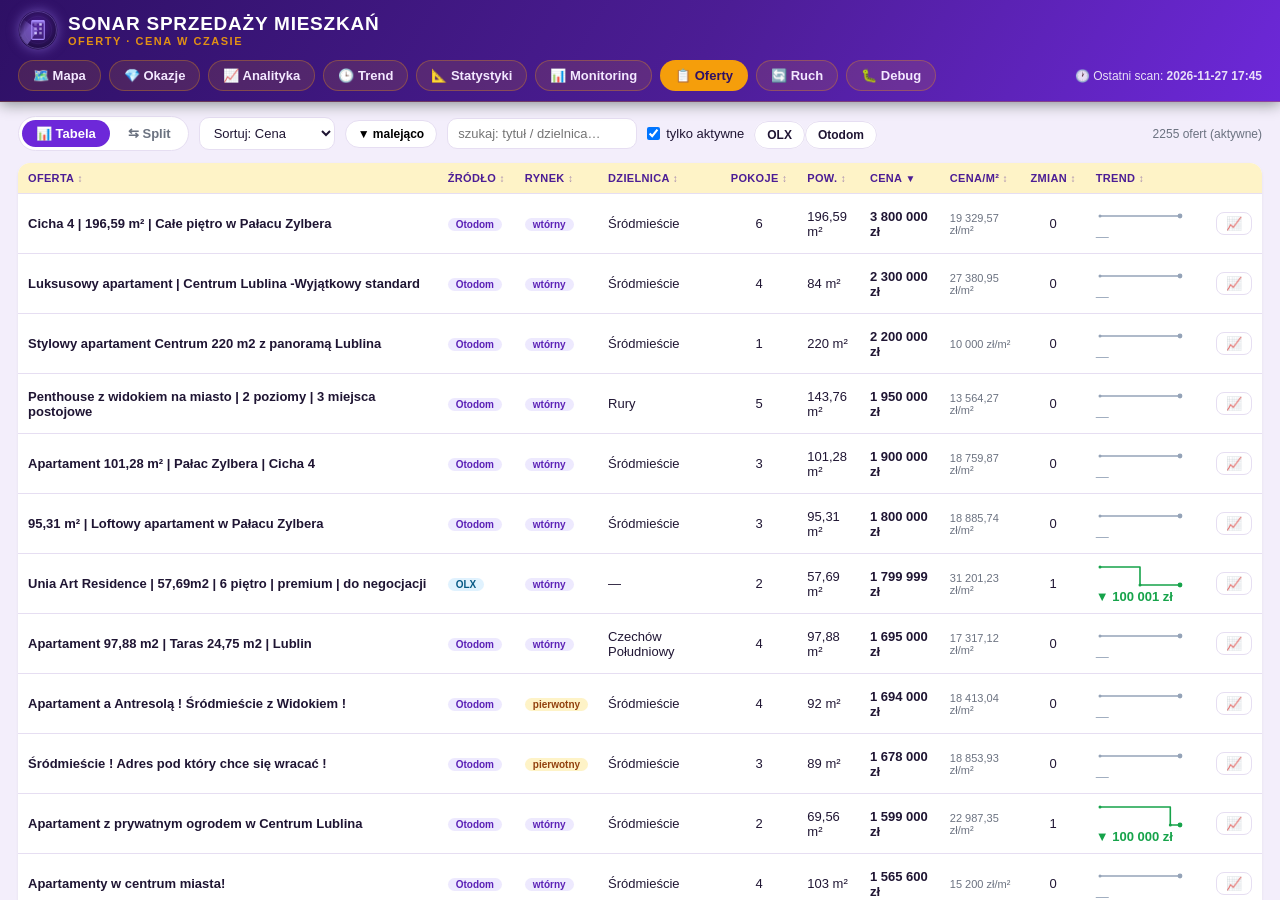
<file: docs/oferty.html>
<!DOCTYPE html>
<html lang="pl">
<head>
<meta charset="UTF-8">
<meta name="viewport" content="width=device-width, initial-scale=1.0">
<title>SONAR SPRZEDAŻY MIESZKAŃ — Oferty (cena w czasie)</title>
<link rel="icon" type="image/svg+xml" href="favicon.svg?v=7">
<link rel="stylesheet" href="assets/style.css?v=7">
<style>
.of-wrap{padding:14px 18px;max-width:1320px;margin:0 auto;width:100%;overflow:auto;flex:1}
.of-toolbar{display:flex;gap:10px;flex-wrap:wrap;align-items:center;margin-bottom:12px}
.of-views{display:flex;gap:4px;background:#fff;border:1px solid var(--line);border-radius:999px;padding:3px}
.of-views button{cursor:pointer;border:none;background:none;border-radius:999px;padding:6px 14px;font:inherit;font-size:13px;font-weight:700;color:var(--muted)}
.of-views button.active{background:var(--green-700);color:#fff}
.of-toolbar select,.of-toolbar input[type=search]{font:inherit;font-size:13px;padding:7px 10px;border:1px solid var(--line);border-radius:10px;background:#fff;color:var(--ink)}
.of-chip{cursor:pointer;border:1px solid var(--line);background:#fff;border-radius:999px;padding:6px 12px;font-size:12px;font-weight:600;user-select:none}
.of-chip.on{background:var(--green-700);color:#fff;border-color:var(--green-700)}
.of-toolbar label.tg{display:inline-flex;align-items:center;gap:6px;font-size:13px;cursor:pointer}
.of-count{margin-left:auto;font-size:12px;color:var(--muted)}
.badge{font-size:10px;padding:1px 8px;border-radius:999px;font-weight:700;white-space:nowrap;display:inline-block}
.b-olx{background:#e0f2fe;color:#075985}.b-otodom{background:#ede9fe;color:#5b21b6}
.b-pierwotny{background:#fef3c7;color:#92400e}.b-wtorny{background:#ede9fe;color:#5b21b6}.b-nieokreslony{background:#f1f5f9;color:#475569}
.b-type{background:#f1f5f9;color:#475569}
.trend-up{color:#dc2626;font-weight:700}.trend-down{color:#16a34a;font-weight:700}.trend-flat{color:#94a3b8}
.price{font-weight:800}.pricem{font-size:11px;color:var(--muted)}
.muted{color:var(--muted)}
table.of-tbl{width:100%;border-collapse:collapse;font-size:13px;background:#fff;border-radius:12px;overflow:hidden;box-shadow:0 1px 3px rgba(2,22,10,.06)}
table.of-tbl th{background:var(--lime-soft);color:var(--green-800);text-align:left;padding:9px 10px;font-size:11px;text-transform:uppercase;letter-spacing:.03em;cursor:pointer;white-space:nowrap;position:sticky;top:0;z-index:2}
table.of-tbl th .ar{opacity:.5;font-size:10px}
table.of-tbl th.sorted .ar{opacity:1}
table.of-tbl td{padding:9px 10px;border-top:1px solid var(--line);vertical-align:middle}
table.of-tbl tr:hover td{background:#f6faf3}
.of-link{color:var(--green-600);text-decoration:none;font-size:11px}.of-link:hover{text-decoration:underline}
button.mini{cursor:pointer;border:1px solid var(--line);background:#fff;border-radius:8px;padding:3px 9px;font-size:13px}
button.mini:hover{border-color:var(--green-600)}
.spark{flex-shrink:0;vertical-align:middle}
.of-split{display:grid;grid-template-columns:minmax(300px,1fr) 1.4fr;gap:14px}
.list-pane{max-height:72vh;overflow:auto;border:1px solid var(--line);border-radius:12px;background:#fff}
.li{padding:10px 12px;border-bottom:1px solid var(--line);cursor:pointer;display:flex;gap:9px;align-items:center}
.li:hover{background:#f6faf3}.li.sel{background:var(--lime-soft)}
.li .chk{accent-color:var(--green-600);width:16px;height:16px;flex-shrink:0}
.li .li-main{flex:1;min-width:0}
.li .li-t{font-size:13px;font-weight:700;white-space:nowrap;overflow:hidden;text-overflow:ellipsis}
.chart-box{background:#fff;border:1px solid var(--line);border-radius:14px;padding:14px;position:sticky;top:0}
.legend{display:flex;gap:12px;flex-wrap:wrap;font-size:11px;margin-top:8px}
.legend span{display:inline-flex;align-items:center;gap:5px}.legend i{width:11px;height:3px;border-radius:2px;display:inline-block}
.kv{display:flex;gap:14px;flex-wrap:wrap;font-size:12px;color:var(--muted);margin:8px 0}.kv b{color:var(--ink)}
.vtitle{font-size:15px;margin-bottom:4px;color:var(--green-800)}
.modal-bg{position:fixed;inset:0;background:rgba(5,46,22,.45);display:none;align-items:center;justify-content:center;z-index:60;padding:16px}
.modal-bg.show{display:flex}
.modal{background:#fff;border-radius:16px;max-width:660px;width:100%;padding:18px;box-shadow:0 20px 60px rgba(2,22,10,.4)}
.modal .x{float:right;cursor:pointer;font-size:22px;color:var(--muted);border:none;background:none;line-height:1}
#of-loading{padding:60px;text-align:center;color:var(--muted)}
.empty{padding:40px;text-align:center;color:var(--muted)}
@media(max-width:780px){.of-split{grid-template-columns:1fr}.chart-box{position:static}}
</style>
</head>
<body>
<div id="app">
  <header class="header">
    <h1><span class="sonar-logo"></span><span>SONAR SPRZEDAŻY MIESZKAŃ<span class="sub">oferty · cena w czasie</span></span></h1>
    <nav class="header-nav">
      <a href="index.html">🗺️ Mapa</a>
      <a href="okazje.html">💎 Okazje</a>
      <a href="analytics.html">📈 Analityka</a>
      <a href="trend.html">🕒 Trend</a>
      <a href="statystyki.html">📐 Statystyki</a>
      <a href="monitoring.html">📊 Monitoring</a>
      <a href="oferty.html" class="active">📋 Oferty</a>
      <a href="zmiany.html">🔄 Ruch</a>
      <a href="debug.html">🐛 Debug</a>
    </nav>
    <div class="header-meta">🕐 Ostatni scan: <strong id="last-scan">—</strong></div>
  </header>

  <div class="of-wrap">
    <div class="of-toolbar">
      <div class="of-views">
        <button id="btn-table" class="active" onclick="setView('table')">📊 Tabela</button>
        <button id="btn-split" onclick="setView('split')">⇆ Split</button>
      </div>
      <select id="sort-key" onchange="onSortChange()"></select>
      <button class="of-chip" id="sort-dir" onclick="toggleDir()">▼ malejąco</button>
      <input type="search" id="search" placeholder="szukaj: tytuł / dzielnica…" oninput="applyAndRender()">
      <label class="tg"><input type="checkbox" id="active-only" checked onchange="applyAndRender()"> tylko aktywne</label>
      <span id="src-chips"></span>
      <span class="of-count" id="of-count"></span>
    </div>

    <div id="of-loading">⏳ Ładowanie ofert…</div>
    <div id="view-table" style="display:none"></div>
    <div id="view-split" style="display:none"></div>
  </div>
</div>

<div class="modal-bg" id="modal"><div class="modal"><button class="x" onclick="closeModal()">×</button><div id="modal-body"></div></div></div>

<script src="assets/logo.js"></script>
<script>
const TODAY=new Date().toISOString().slice(0,10);
let OFFERS=[], VIEW='table', SORT={key:'price',dir:-1};
let SRCFILTER=new Set(), SPLITSEL=new Set();

const PLN=n=>n==null?'—':n.toLocaleString('pl-PL')+' zł';
const PERM2=n=>n==null?'—':n.toLocaleString('pl-PL')+' zł/m²';
const AREA=n=>n==null?'—':n.toLocaleString('pl-PL')+' m²';
function YK(n){if(n==null)return '';const a=Math.abs(n);
  if(a>=1e6)return (n/1e6).toFixed(a>=1e7?0:1).replace('.',',')+'M';
  if(a>=1e3)return Math.round(n/1e3)+'k';return String(n);}
const dnum=d=>{const[y,m,da]=d.split('-').map(Number);return Date.UTC(y,m-1,da);};
const SRC={olx:['OLX','b-olx'],otodom:['Otodom','b-otodom']};
const MARKET_LABELS={pierwotny:'pierwotny',wtorny:'wtórny',nieokreslony:'nieokreśl.'};
function srcInfo(o){return SRC[o.source]||[o.source||'?','b-type'];}
function srcBadge(o){const[l,c]=srcInfo(o);return `<span class="badge ${c}">${esc(l)}</span>`;}
function marketBadge(o){const m=o.market||'nieokreslony';return `<span class="badge b-${m}">${MARKET_LABELS[m]||m}</span>`;}
function esc(s){return String(s==null?'':s).replace(/[&<>"]/g,m=>({'&':'&amp;','<':'&lt;','>':'&gt;','"':'&quot;'}[m]));}
function trendTxt(o){if(o._delta===0||o._tl.length<2)return '<span class="trend-flat">—</span>';
  const up=o._delta>0;return `<span class="trend-${up?'up':'down'}">${up?'▲':'▼'} ${PLN(Math.abs(o._delta))}</span>`;}
const palette=['#16a34a','#0ea5e9','#dc2626','#9333ea','#ca8a04','#0d9488','#db2777','#2563eb','#65a30d','#e11d48','#7c3aed','#ea580c'];

function buildTimeline(o){
  const start=(o.first_seen||'').slice(0,10);
  const changes=(o.price_changes||[]).filter(c=>c.changed_at&&c.new_price!=null);
  const initial=changes.length?changes[0].old_price:((o.price_history&&o.price_history.length)?o.price_history[0]:o.price);
  let tl=[];
  if(start)tl.push({d:start,p:initial});
  changes.forEach(c=>tl.push({d:c.changed_at.slice(0,10),p:c.new_price}));
  if(!tl.length)tl=[{d:start||TODAY,p:o.price}];
  const endD=o.active?TODAY:((o.last_seen||'').slice(0,10)||TODAY);
  if(endD>tl.at(-1).d)tl.push({d:endD,p:o.price});
  return tl;
}

function spark(o,w=88,h=26){
  const pts=o._tl;if(pts.length<2)return `<svg class="spark" width="${w}" height="${h}"><circle cx="${w/2}" cy="${h/2}" r="2.2" fill="#94a3b8"/></svg>`;
  const xs=pts.map(p=>dnum(p.d)),ys=pts.map(p=>p.p);
  const x0=Math.min(...xs),x1=Math.max(...xs),y0=Math.min(...ys),y1=Math.max(...ys);
  const sx=v=>x1===x0?w/2:4+(v-x0)/(x1-x0)*(w-8);
  const sy=v=>y1===y0?h/2:h-4-(v-y0)/(y1-y0)*(h-8);
  let d='';pts.forEach((p,i)=>{const X=sx(xs[i]),Y=sy(p.p);d+=(i===0?`M${X} ${Y}`:`H${X} V${Y}`);});
  const col=o._delta<0?'#16a34a':o._delta>0?'#dc2626':'#94a3b8';
  return `<svg class="spark" width="${w}" height="${h}" viewBox="0 0 ${w} ${h}"><path d="${d}" fill="none" stroke="${col}" stroke-width="1.6" stroke-linejoin="round"/>${pts.map((p,i)=>`<circle cx="${sx(xs[i])}" cy="${sy(p.p)}" r="${i===pts.length-1?2.4:1.5}" fill="${col}"/>`).join('')}</svg>`;
}

function bigChart(list,opts={}){
  const W=opts.w||580,H=opts.h||320,L=64,R=16,T=14,B=34;
  const series=list.map((o,i)=>({o,color:palette[i%palette.length],pts:o._tl}));
  const allX=series.flatMap(s=>s.pts.map(p=>dnum(p.d)));
  const allY=series.flatMap(s=>s.pts.map(p=>p.p));
  if(!allX.length)return '<p class="muted">Brak danych.</p>';
  let x0=Math.min(...allX),x1=Math.max(...allX),y0=Math.min(...allY),y1=Math.max(...allY);
  if(x0===x1){x0-=864e5*7;x1+=864e5*7;}
  const ypad=(y1-y0)*.12||(y1*.1||1);y0=Math.max(0,y0-ypad);y1+=ypad;if(y1===y0)y1=y0+1;
  const sx=v=>L+(v-x0)/(x1-x0)*(W-L-R);
  const sy=v=>T+(1-(v-y0)/(y1-y0))*(H-T-B);
  let grid='';for(let i=0;i<=4;i++){const val=y0+(y1-y0)*i/4,Y=sy(val);
    grid+=`<line x1="${L}" y1="${Y}" x2="${W-R}" y2="${Y}" stroke="#e7efe7"/><text x="${L-6}" y="${Y+3}" text-anchor="end" font-size="9" fill="#94a3b8">${YK(val)}</text>`;}
  let xax='';[0,.5,1].forEach(f=>{const t=x0+(x1-x0)*f,X=sx(t),dt=new Date(t);
    const lbl=String(dt.getUTCDate()).padStart(2,'0')+'.'+String(dt.getUTCMonth()+1).padStart(2,'0');
    xax+=`<text x="${X}" y="${H-12}" text-anchor="middle" font-size="9" fill="#94a3b8">${lbl}</text>`;});
  let paths='';series.forEach(s=>{let d='';s.pts.forEach((p,i)=>{const X=sx(dnum(p.d)),Y=sy(p.p);d+=(i===0?`M${X} ${Y}`:`H${X} V${Y}`);});
    paths+=`<path d="${d}" fill="none" stroke="${s.color}" stroke-width="2.2" stroke-linejoin="round"/>`;
    paths+=s.pts.map(p=>`<circle cx="${sx(dnum(p.d))}" cy="${sy(p.p)}" r="3" fill="#fff" stroke="${s.color}" stroke-width="1.8"><title>${p.d}: ${PLN(p.p)}</title></circle>`).join('');});
  const leg=list.length>1?`<div class="legend">${series.map(s=>`<span><i style="background:${s.color}"></i>${esc(s.o.district||s.o.title||'').slice(0,22)} · ${AREA(s.o.area_m2)}</span>`).join('')}</div>`:'';
  return `<svg width="100%" viewBox="0 0 ${W} ${H}" preserveAspectRatio="xMidYMid meet" style="max-height:${H}px">${grid}${xax}${paths}</svg>${leg}`;
}

function offerMeta(o){return `<div class="kv">${srcBadge(o)} ${marketBadge(o)}
  <span>📐 <b>${AREA(o.area_m2)}</b></span><span>🚪 <b>${o.rooms!=null?o.rooms+' pok.':'—'}</b></span>
  <span>💰 <b>${PLN(o.price)}</b></span><span>📊 <b>${PERM2(o.price_per_m2)}</b></span>
  <span>🔁 zmian: <b>${o._changes}</b></span><span>📅 od ${(o.first_seen||'—').slice(0,10)}</span>
  <span>${o.active?'🟢 aktywna':'⚪ nieaktywna'}</span>
  <a class="of-link" href="${esc(o.url)}" target="_blank" rel="noopener">otwórz ofertę ↗</a></div>`;}

const COLS=[
 {k:'title',l:'Oferta',t:'str',v:o=>o.title||''},
 {k:'source',l:'Źródło',t:'str',v:o=>srcInfo(o)[0]},
 {k:'market',l:'Rynek',t:'str',v:o=>o.market||''},
 {k:'district',l:'Dzielnica',t:'str',v:o=>o.district||''},
 {k:'rooms',l:'Pokoje',t:'num',v:o=>o.rooms},
 {k:'area_m2',l:'Pow.',t:'num',v:o=>o.area_m2},
 {k:'price',l:'Cena',t:'num',v:o=>o.price},
 {k:'price_per_m2',l:'Cena/m²',t:'num',v:o=>o.price_per_m2},
 {k:'_changes',l:'Zmian',t:'num',v:o=>o._changes},
 {k:'_delta',l:'Trend',t:'num',v:o=>o._delta},
];
const COL=k=>COLS.find(c=>c.k===k);
function cmp(a,b,key,dir){const c=COL(key);let va=c.v(a),vb=c.v(b);
  if(c.t==='num'){va=va==null?-Infinity:va;vb=vb==null?-Infinity:vb;return (va-vb)*dir;}
  va=(va||'').toString().toLowerCase();vb=(vb||'').toString().toLowerCase();
  return va<vb?-dir:va>vb?dir:0;}

function filtered(){
  const q=document.getElementById('search').value.trim().toLowerCase();
  const activeOnly=document.getElementById('active-only').checked;
  return OFFERS.filter(o=>{
    if(activeOnly&&!o.active)return false;
    if(SRCFILTER.size){if(!SRCFILTER.has(o.source))return false;}
    if(q){const hay=((o.title||'')+' '+(o.district||'')).toLowerCase();if(!hay.includes(q))return false;}
    return true;
  }).sort((a,b)=>cmp(a,b,SORT.key,SORT.dir));
}

function renderTable(rows){
  const head=COLS.map(c=>`<th class="${SORT.key===c.k?'sorted':''}" onclick="sortBy('${c.k}')">${c.l} <span class="ar">${SORT.key===c.k?(SORT.dir<0?'▼':'▲'):'↕'}</span></th>`).join('')+'<th></th>';
  const body=rows.map(o=>`<tr>
    <td><b>${esc(o.title||'—')}</b>${o.active?'':' <span class="badge b-type">nieakt.</span>'}</td>
    <td>${srcBadge(o)}</td><td>${marketBadge(o)}</td><td>${esc(o.district||'—')}</td>
    <td style="text-align:center">${o.rooms!=null?o.rooms:'—'}</td>
    <td>${AREA(o.area_m2)}</td><td class="price">${PLN(o.price)}</td><td class="pricem">${PERM2(o.price_per_m2)}</td>
    <td style="text-align:center">${o._changes||0}</td>
    <td>${spark(o)} ${trendTxt(o)}</td>
    <td><button class="mini" title="Wykres ceny" onclick="showChart('${esc(o.id)}')">📈</button></td>
  </tr>`).join('');
  document.getElementById('view-table').innerHTML=rows.length
    ? `<table class="of-tbl"><thead><tr>${head}</tr></thead><tbody>${body}</tbody></table>`
    : '<div class="empty">📭 Brak ofert dla wybranych filtrów.</div>';
}

function renderSplit(rows){
  if(SPLITSEL.size===0&&rows.length)SPLITSEL.add(rows[0].id);
  const chosen=rows.filter(o=>SPLITSEL.has(o.id));
  const list=rows.length?rows.map(o=>`<label class="li ${SPLITSEL.has(o.id)?'sel':''}" data-id="${esc(o.id)}">
    <input type="checkbox" class="chk" ${SPLITSEL.has(o.id)?'checked':''} onchange="toggleSplit('${esc(o.id)}')">
    <span class="li-main"><span class="li-t">${esc(o.title||'—')}</span>
    <span class="pricem">${srcBadge(o)} ${PLN(o.price)} · ${AREA(o.area_m2)} · ${PERM2(o.price_per_m2)}</span></span>
    ${spark(o)}</label>`).join(''):'<div class="empty">📭 Brak ofert.</div>';
  const chart=chosen.length
    ? `<h2 class="vtitle">📈 Cena w czasie (${chosen.length})</h2>${chosen.length===1?offerMeta(chosen[0]):''}${bigChart(chosen,{w:580,h:340})}`
    : '<p class="muted">Zaznacz oferty z listy, by nałożyć ich ceny.</p>';
  document.getElementById('view-split').innerHTML=
    `<div class="of-split"><div class="list-pane">${list}</div><div class="chart-box">${chart}</div></div>`;
}

function applyAndRender(){
  const rows=filtered();
  document.getElementById('of-count').textContent=`${rows.length} ofert`+(document.getElementById('active-only').checked?' (aktywne)':'');
  if(VIEW==='table')renderTable(rows);else renderSplit(rows);
}
function setView(v){VIEW=v;
  document.getElementById('btn-table').classList.toggle('active',v==='table');
  document.getElementById('btn-split').classList.toggle('active',v==='split');
  document.getElementById('view-table').style.display=v==='table'?'block':'none';
  document.getElementById('view-split').style.display=v==='split'?'block':'none';
  applyAndRender();}
function sortBy(k){if(SORT.key===k)SORT.dir*=-1;else{SORT.key=k;SORT.dir=(COL(k).t==='num')?-1:1;}syncSortUI();applyAndRender();}
function onSortChange(){SORT.key=document.getElementById('sort-key').value;SORT.dir=(COL(SORT.key).t==='num')?-1:1;syncSortUI();applyAndRender();}
function toggleDir(){SORT.dir*=-1;syncSortUI();applyAndRender();}
function syncSortUI(){document.getElementById('sort-key').value=SORT.key;
  document.getElementById('sort-dir').textContent=(SORT.dir<0?'▼ malejąco':'▲ rosnąco');}
function toggleSplit(id){SPLITSEL.has(id)?SPLITSEL.delete(id):SPLITSEL.add(id);renderSplit(filtered());}

// Wejście z linku `oferty.html#offer=<id>` — używa go znacznik obniżki 💲↓
// w zakładce Okazje. Pokazuje Split z zaznaczoną ofertą i wykresem jej ceny.
function revealOffer(id){
  const o=OFFERS.find(x=>x.id===id);
  if(!o)return false;
  // Zdejmujemy tylko te filtry, które akurat ukrywają WSKAZANĄ ofertę —
  // reszta ustawień użytkownika zostaje nietknięta.
  if(!o.active)document.getElementById('active-only').checked=false;
  if(SRCFILTER.size&&!SRCFILTER.has(o.source)){
    SRCFILTER.clear();
    document.querySelectorAll('#src-chips .of-chip').forEach(c=>c.classList.remove('on'));
  }
  const q=document.getElementById('search'),qv=q.value.trim().toLowerCase();
  if(qv&&!((o.title||'')+' '+(o.district||'')).toLowerCase().includes(qv))q.value='';
  SPLITSEL.clear();SPLITSEL.add(id);
  setView('split');
  const el=document.querySelector(`.li[data-id="${CSS.escape(id)}"]`);
  if(el)el.scrollIntoView({block:'center'});
  return true;
}
function focusOfferFromHash(){
  const m=location.hash.match(/offer=([^&]+)/);
  return m?revealOffer(decodeURIComponent(m[1])):false;
}
window.addEventListener('hashchange',focusOfferFromHash);
function toggleSrc(k,el){SRCFILTER.has(k)?SRCFILTER.delete(k):SRCFILTER.add(k);el.classList.toggle('on');applyAndRender();}
function showChart(id){const o=OFFERS.find(x=>x.id===id);if(!o)return;
  document.getElementById('modal-body').innerHTML=`<h2 class="vtitle">📈 ${esc(o.title||'')}</h2>${offerMeta(o)}${bigChart([o],{w:600,h:320})}`;
  document.getElementById('modal').classList.add('show');}
function closeModal(){document.getElementById('modal').classList.remove('show');}
document.getElementById('modal').addEventListener('click',e=>{if(e.target.id==='modal')closeModal();});
document.addEventListener('keydown',e=>{if(e.key==='Escape')closeModal();});

function buildToolbar(){
  document.getElementById('sort-key').innerHTML=COLS.map(c=>`<option value="${c.k}">Sortuj: ${c.l}</option>`).join('');
  const chips=[['olx','OLX'],['otodom','Otodom']];
  document.getElementById('src-chips').innerHTML=chips.map(([k,l])=>`<span class="of-chip" onclick="toggleSrc('${k}',this)">${l}</span>`).join('');
  syncSortUI();
}
async function load(){
  buildToolbar();
  try{
    const res=await fetch('data.json?v='+Date.now());
    if(!res.ok)throw new Error('HTTP '+res.status);
    const data=await res.json();
    document.getElementById('last-scan').textContent=(data.last_scan||data.generated_at||'—').slice(0,16).replace('T',' ');
    OFFERS=(data.offers||[]).map(o=>{o._tl=buildTimeline(o);o._changes=(o.price_changes||[]).length;
      o._delta=o._tl.length>1?(o._tl.at(-1).p-o._tl[0].p):0;return o;});
    document.getElementById('of-loading').style.display='none';
    if(!focusOfferFromHash())setView('table');
  }catch(e){
    document.getElementById('of-loading').innerHTML='❌ Błąd ładowania data.json: '+e.message;
  }
}
load();
</script>
</body>
</html>
</file>
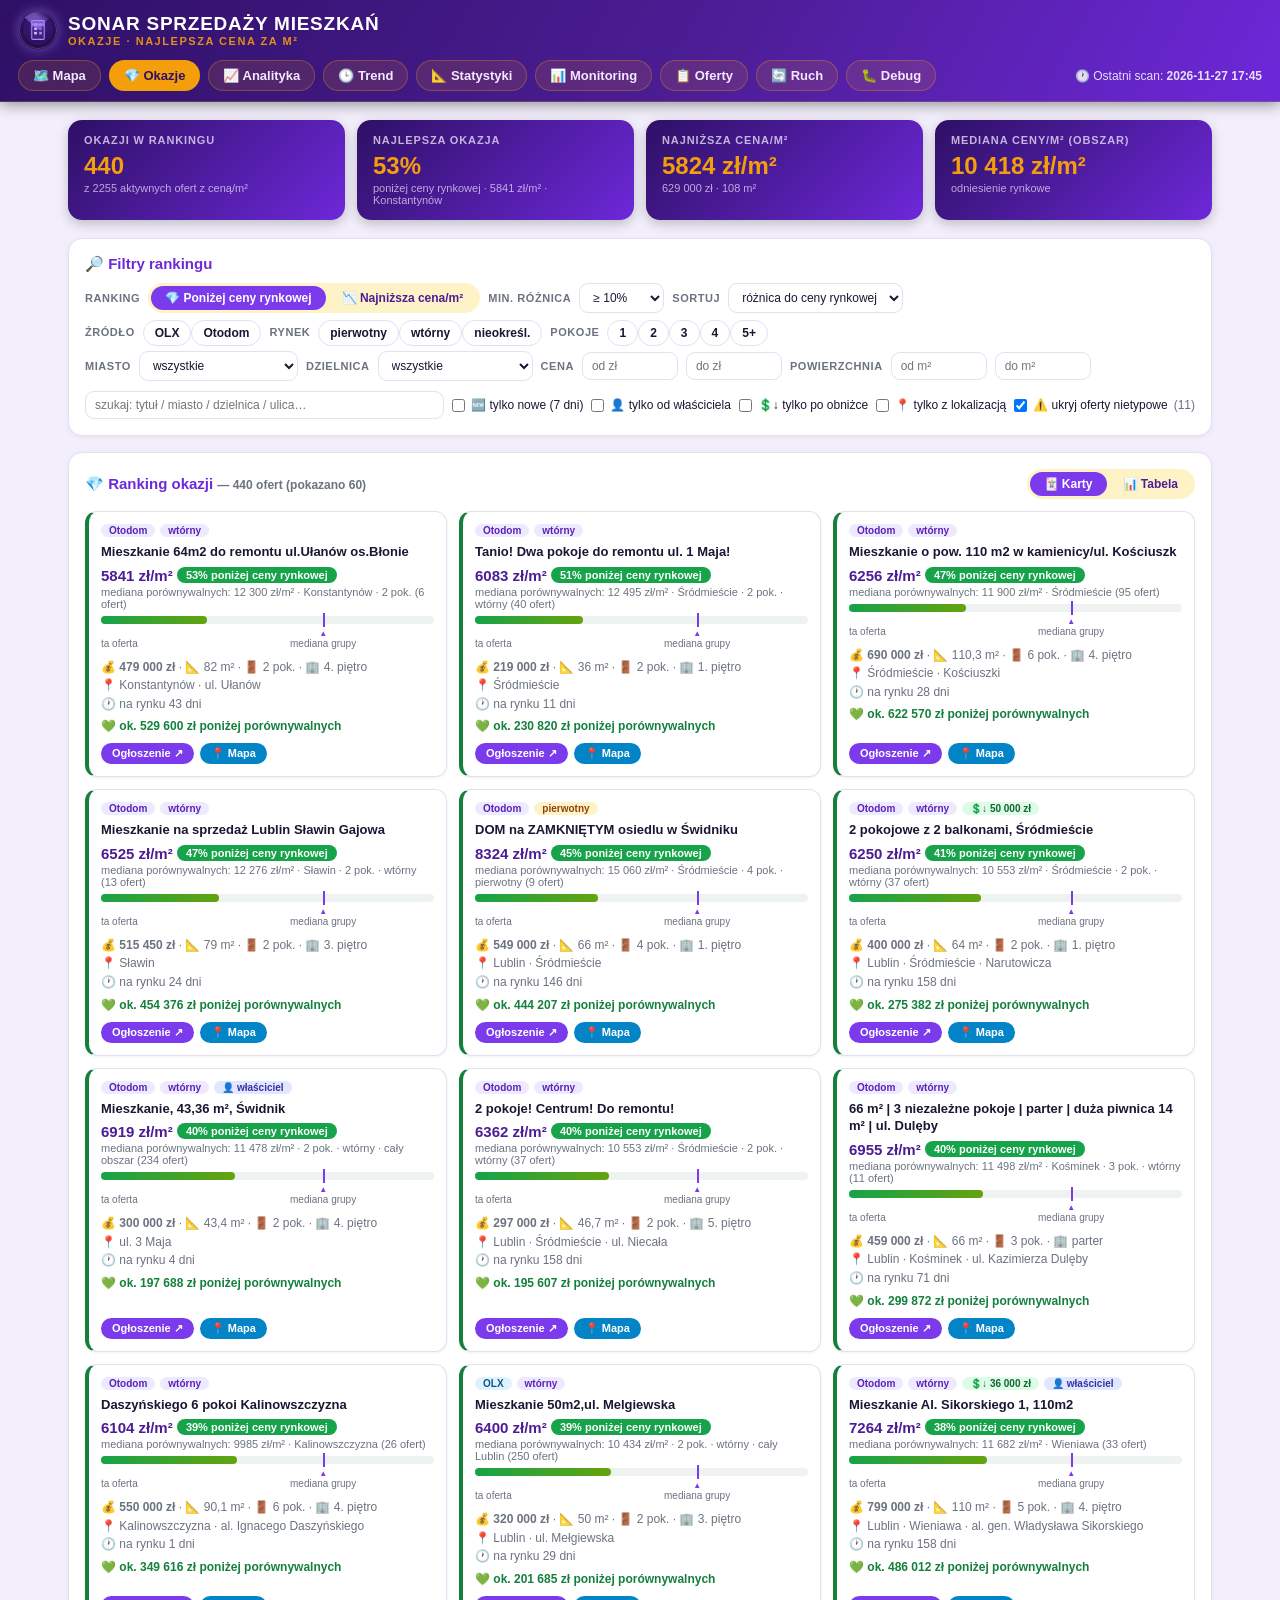
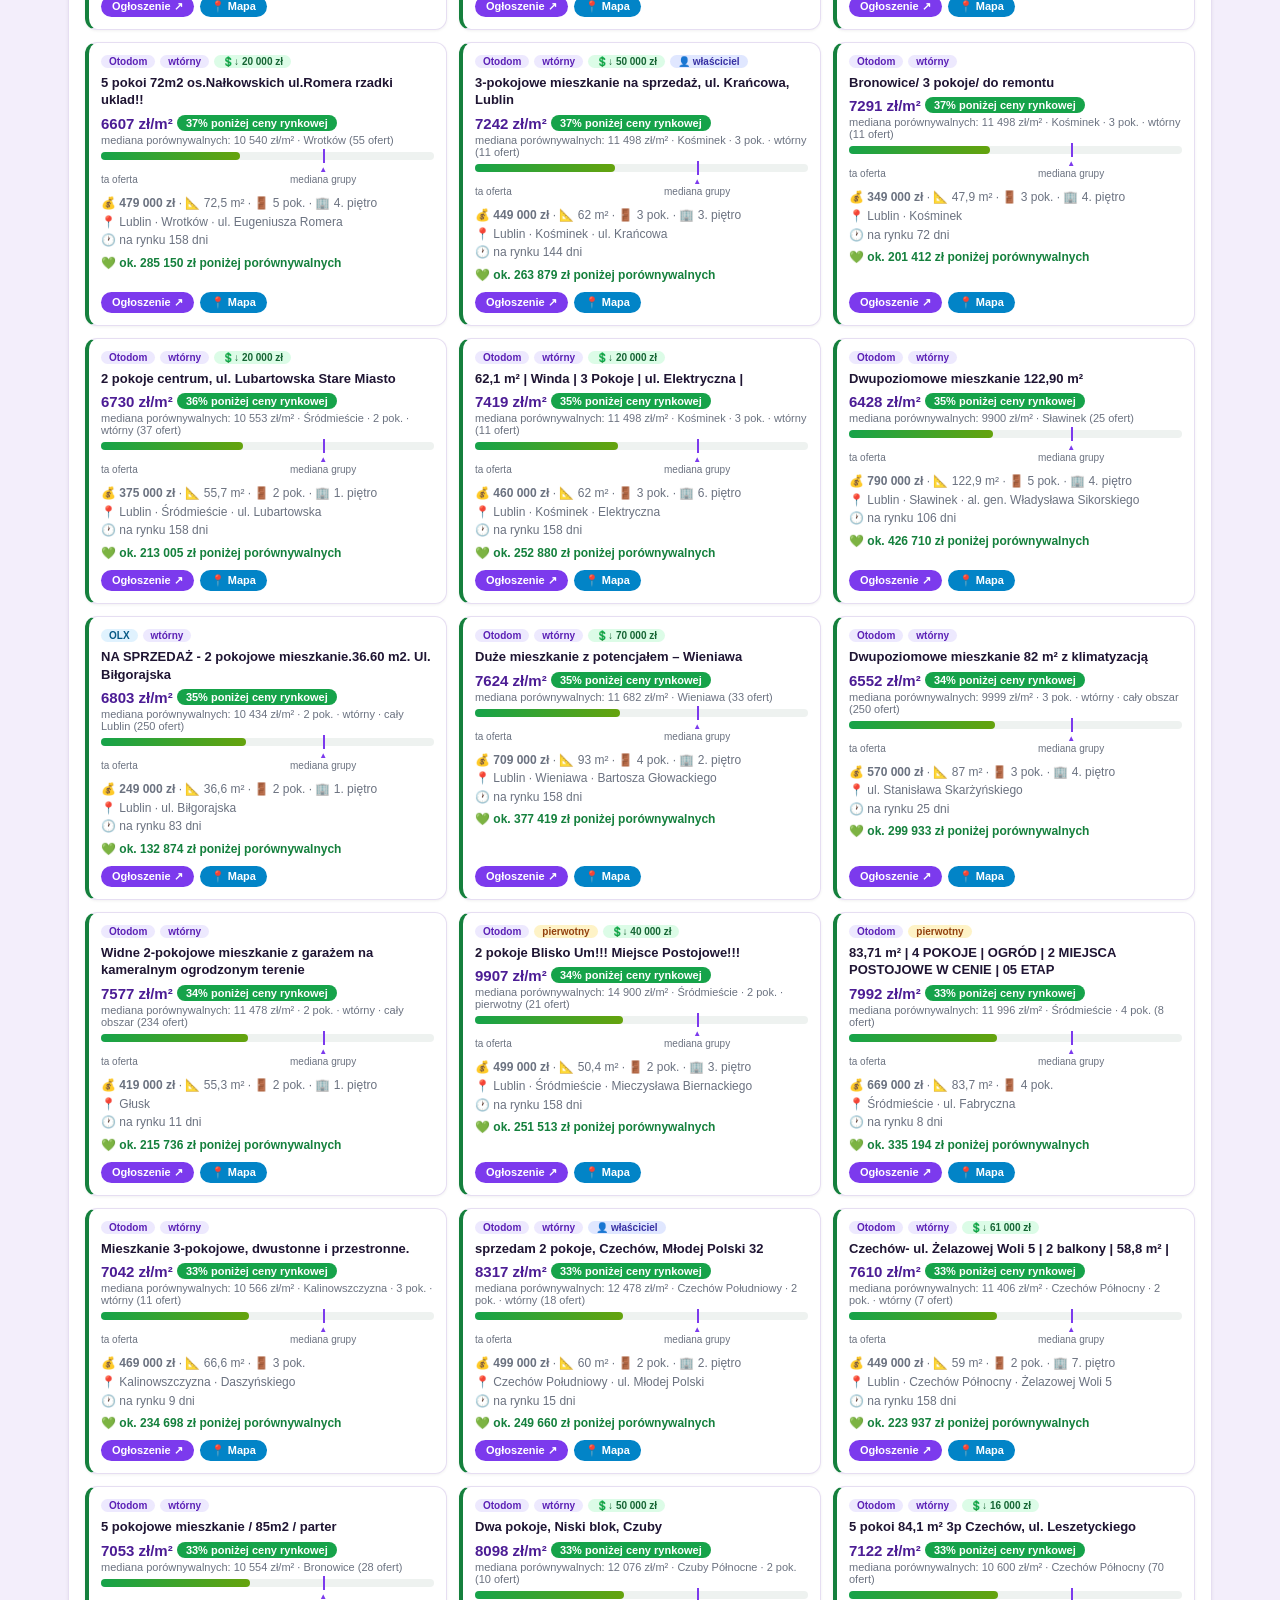
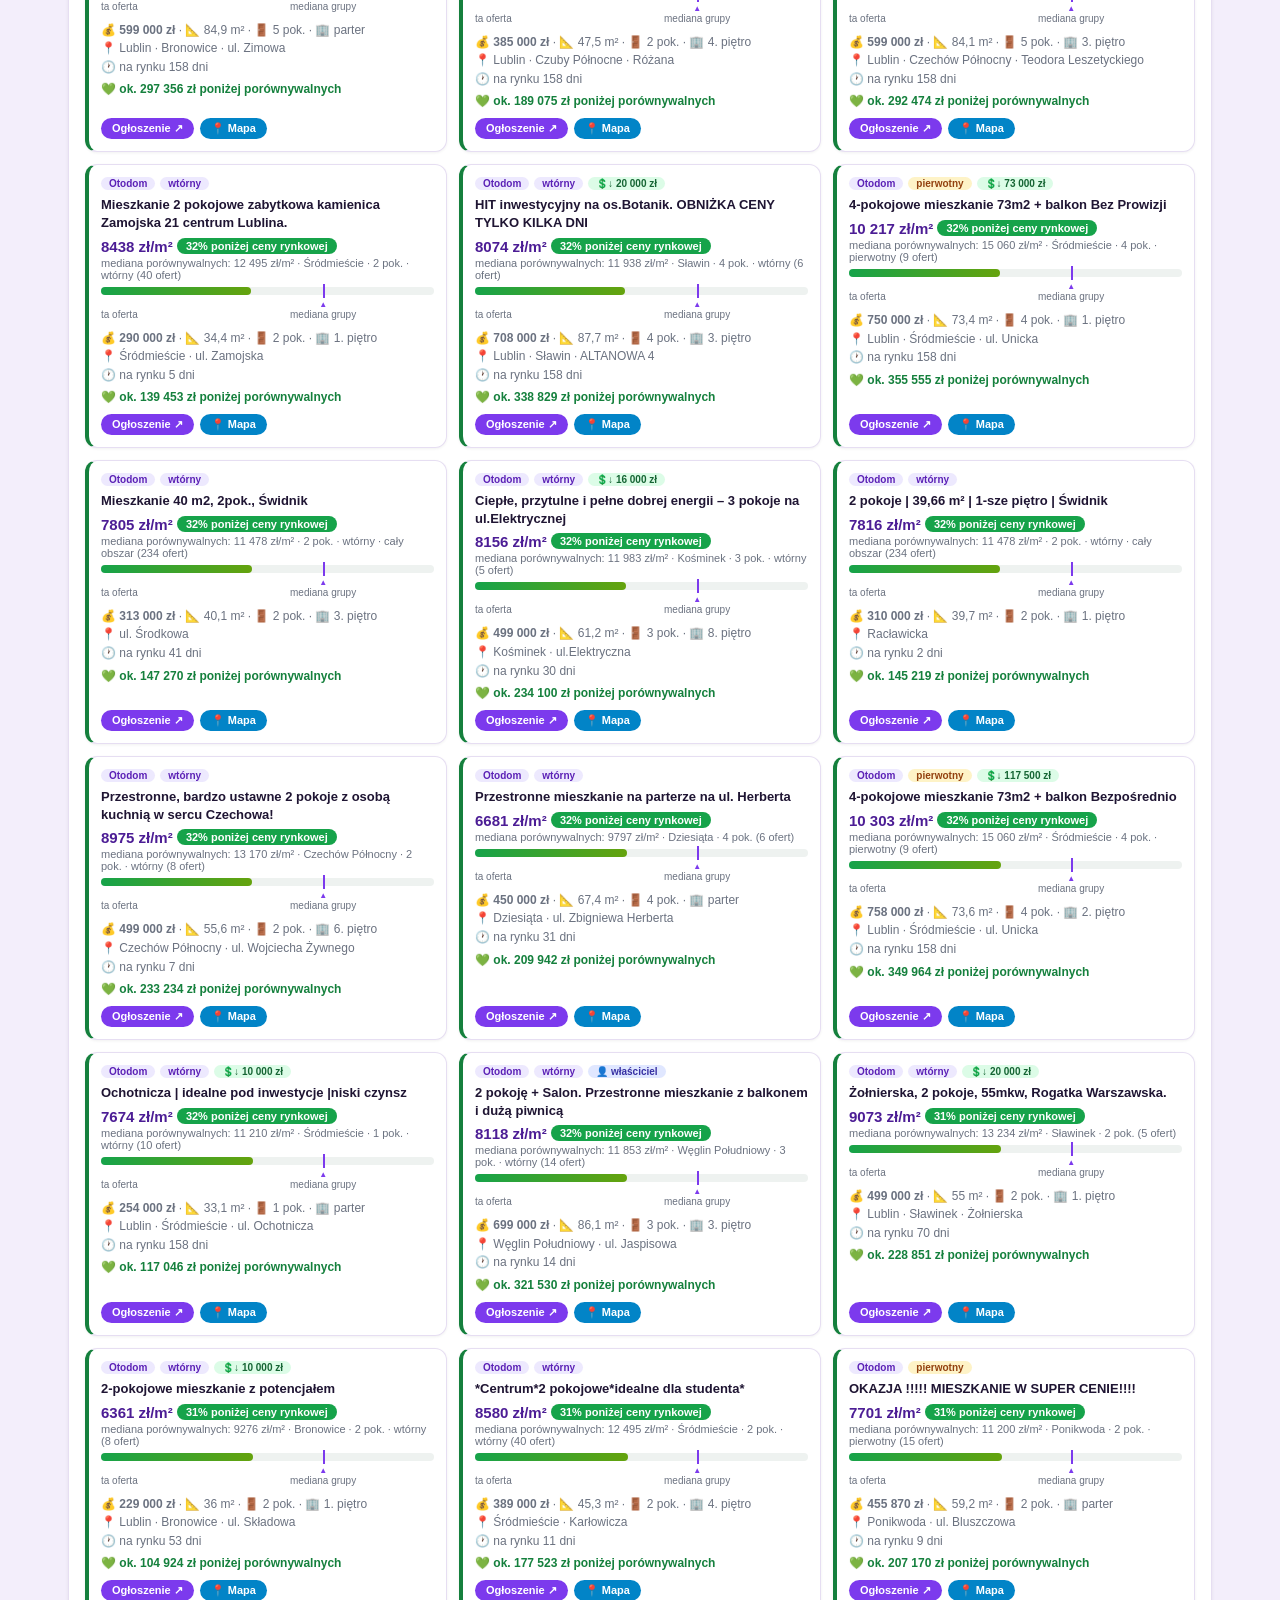
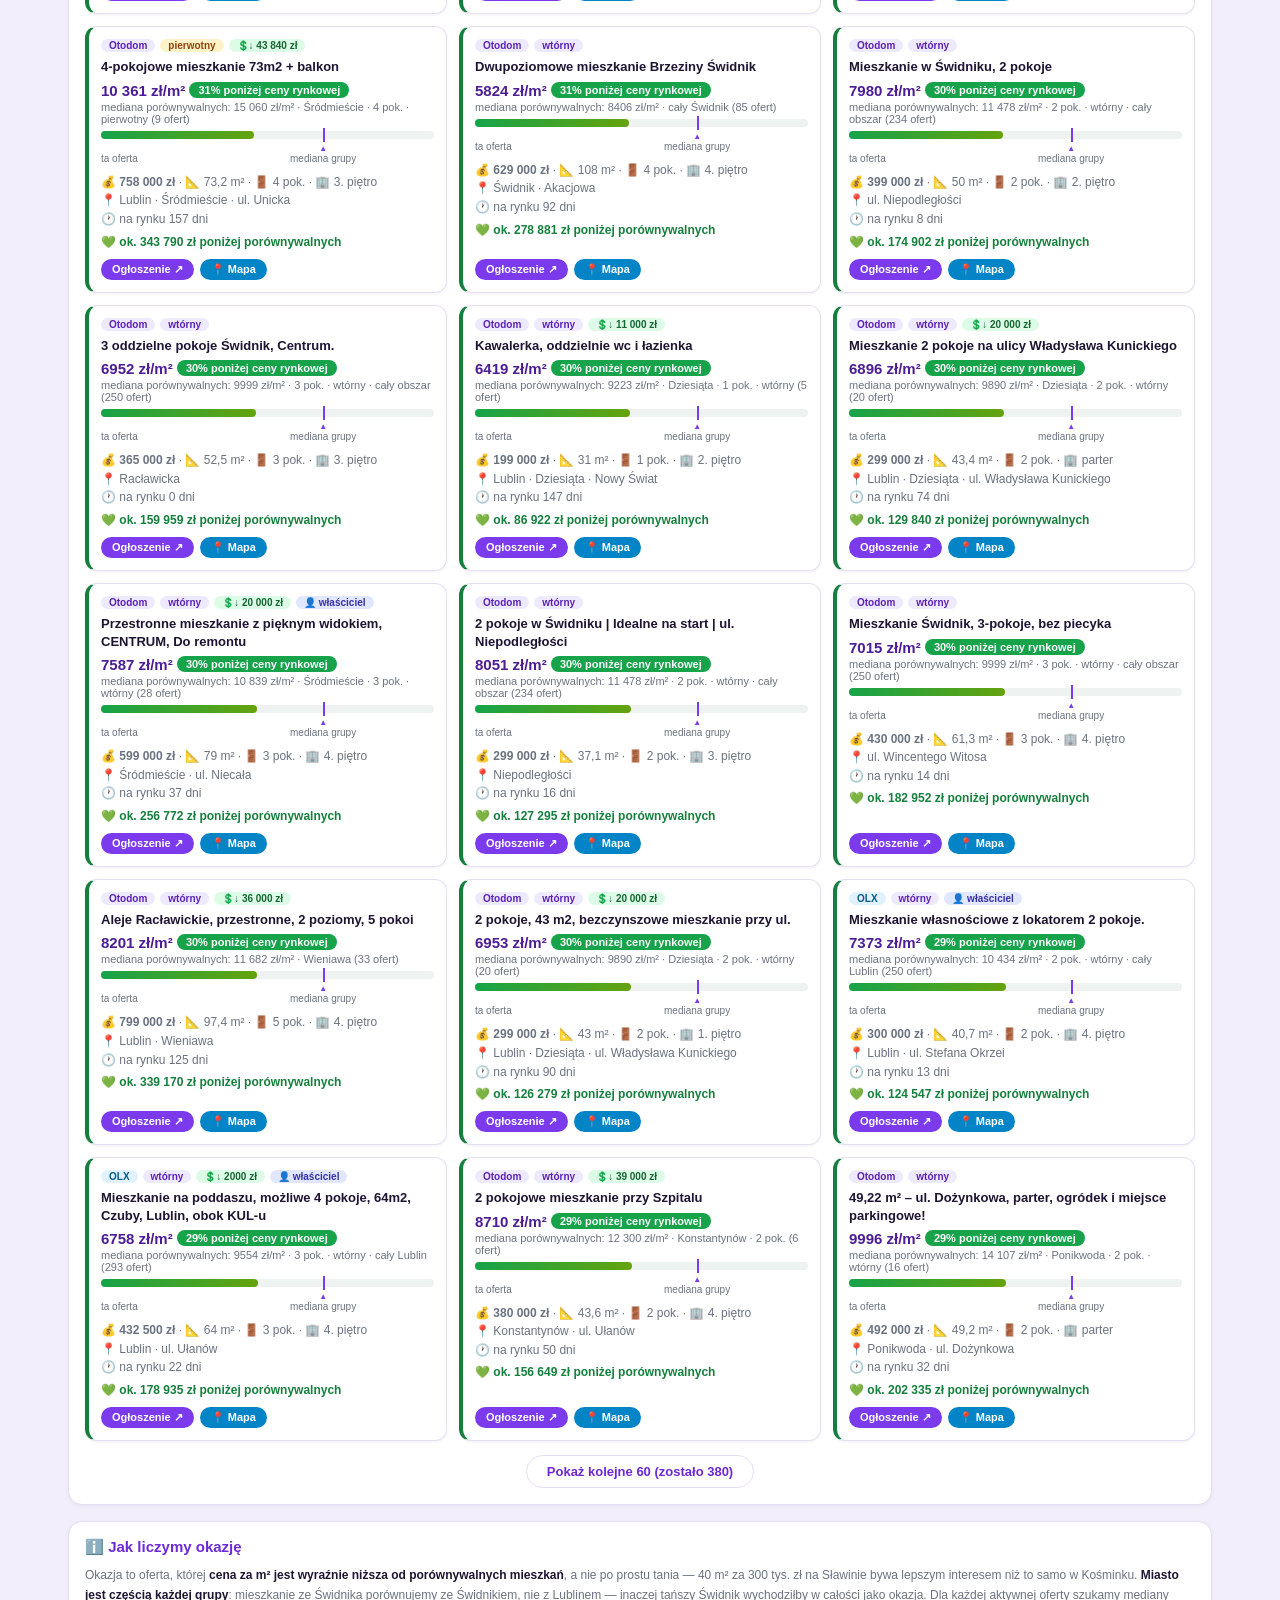
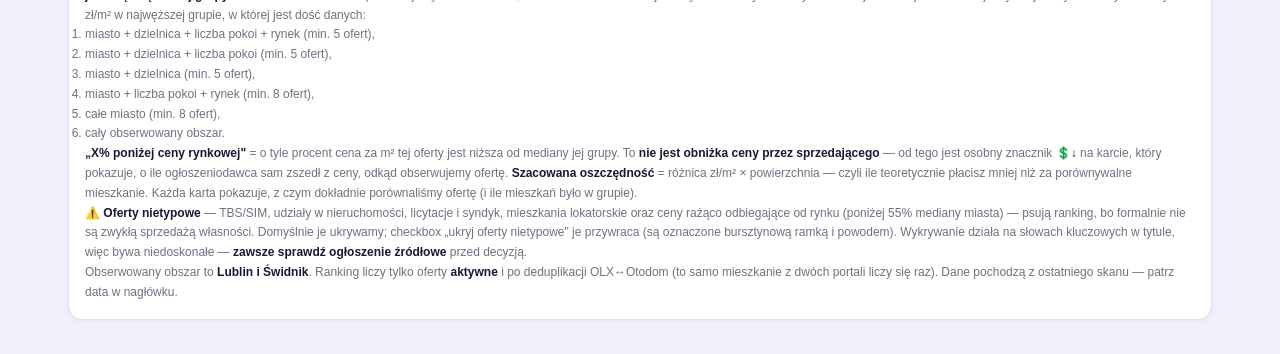
<file: docs/okazje.html>
<!DOCTYPE html>
<html lang="pl">
<head>
<meta charset="UTF-8">
<meta name="viewport" content="width=device-width, initial-scale=1.0">
<title>SONAR SPRZEDAŻY MIESZKAŃ — Okazje (najlepsza cena za m²)</title>
<link rel="icon" type="image/svg+xml" href="favicon.svg?v=7">
<link rel="stylesheet" href="assets/style.css?v=8">
<style>
/* FIX 2026-08-27: nowa zakładka „Okazje" — ranking ofert o najlepszym
   stosunku ceny do metrażu (zł/m²) względem porównywalnych mieszkań. */
.ok-tools{display:flex;flex-wrap:wrap;gap:10px;align-items:center}
.ok-tools .row{display:flex;flex-wrap:wrap;gap:8px;align-items:center;width:100%}
.ok-tools label.tg{display:inline-flex;align-items:center;gap:6px;font-size:12px;cursor:pointer;color:var(--ink)}
.ok-tools select,.ok-tools input[type=search],.ok-tools input[type=number]{
  font:inherit;font-size:12px;padding:6px 9px;border:1px solid var(--line);border-radius:9px;background:#fff;color:var(--ink)}
.ok-tools input[type=number]{width:96px}
.ok-tools input[type=search]{min-width:190px;flex:1}
.ok-lbl{font-size:11px;text-transform:uppercase;letter-spacing:.05em;color:var(--muted);font-weight:700}
.seg{display:inline-flex;gap:2px;background:var(--lime-soft);border-radius:999px;padding:3px}
.seg button{border:none;background:transparent;color:var(--green-800);font:inherit;font-size:12px;font-weight:700;
  padding:5px 14px;border-radius:999px;cursor:pointer;white-space:nowrap}
.seg button.on{background:var(--green-600);color:#fff}
.chip{cursor:pointer;border:1px solid var(--line);background:#fff;border-radius:999px;padding:5px 11px;font-size:12px;font-weight:600;user-select:none}
.chip.on{background:var(--green-600);color:#fff;border-color:var(--green-600)}
.chart-head{display:flex;align-items:center;justify-content:space-between;flex-wrap:wrap;gap:10px;margin-bottom:12px}
.chart-head h2{margin-bottom:0}
.muted{color:var(--muted);font-size:12px}
.ok-count{font-size:12px;color:var(--muted);font-weight:700}
.badge{font-size:10px;padding:1px 8px;border-radius:999px;font-weight:700;white-space:nowrap;display:inline-block}
.b-olx{background:#e0f2fe;color:#075985}.b-otodom{background:#ede9fe;color:#5b21b6}
.b-pierwotny{background:#fef3c7;color:#92400e}.b-wtorny{background:#ede9fe;color:#5b21b6}.b-nieokreslony{background:#f1f5f9;color:#475569}
.b-new{background:#dcfce7;color:#166534}.b-drop{background:#dcfce7;color:#166534}
a.b-drop{text-decoration:none;cursor:pointer}
a.b-drop:hover{background:#16a34a;color:#fff}
.b-priv{background:#e0e7ff;color:#3730a3}.b-warn{background:#fef3c7;color:#92400e}
.deals{display:grid;grid-template-columns:repeat(auto-fill,minmax(300px,1fr));gap:12px}
.deal{background:#fff;border:1px solid var(--line);border-left:4px solid #16a34a;border-radius:12px;
  padding:12px;font-size:12px;box-shadow:0 1px 3px rgba(2,22,10,.06);display:flex;flex-direction:column;gap:6px}
.deal.t1{border-left-color:#15803d}.deal.t2{border-left-color:#16a34a}
.deal.t3{border-left-color:#65a30d}.deal.t4{border-left-color:#ca8a04}
.deal.odd{border-left-color:#f59e0b;background:#fffdf5}
.deal-top{display:flex;flex-wrap:wrap;gap:5px;align-items:center}
.deal .disc{display:inline-block;background:#16a34a;color:#fff;font-weight:700;border-radius:999px;
  padding:2px 9px;font-size:11px;vertical-align:2px;white-space:nowrap}
.deal.odd .disc{background:#d97706}
.deal .t{font-weight:700;font-size:13px;line-height:1.35;margin:0;
  display:-webkit-box;-webkit-line-clamp:2;-webkit-box-orient:vertical;overflow:hidden}
.deal .t a{color:var(--ink);text-decoration:none}.deal .t a:hover{color:var(--green-700)}
.deal .ppm{font-size:15px;font-weight:800;color:var(--green-800)}
.deal .ppm .ref{display:block;font-size:11px;font-weight:500;color:var(--muted);margin-top:2px}
.rbar{position:relative;height:8px;border-radius:999px;background:#eef2f0;overflow:visible}
.rbar i{position:absolute;left:0;top:0;bottom:0;border-radius:999px;background:linear-gradient(90deg,#16a34a,#65a30d)}
.rbar u{position:absolute;top:-3px;bottom:-3px;width:2px;background:#7c3aed}
.rbar-note{position:relative;height:22px;font-size:10px;color:var(--muted)}
.rbar-note .l{position:absolute;left:0;top:8px}
.rbar-note .m{position:absolute;left:66.7%;transform:translateX(-50%);white-space:nowrap;text-align:center}
.rbar-note .m::before{content:'▲';display:block;color:#7c3aed;line-height:1;font-size:8px}
.deal .meta{color:var(--muted);line-height:1.55}
.deal .save{font-weight:700;color:#15803d}
.deal .warn{font-size:11px;color:#92400e;background:#fef3c7;border-radius:8px;padding:5px 8px;line-height:1.45}
.deal .links{margin-top:auto;padding-top:4px;display:flex;gap:6px;flex-wrap:wrap}
.deal .links a{font-size:11px;font-weight:700;text-decoration:none;border-radius:999px;padding:4px 11px}
.deal .links a.go{background:var(--green-600);color:#fff}
.deal .links a.map{background:#0284c7;color:#fff}
table.ok-tbl{width:100%;border-collapse:collapse;font-size:13px;background:#fff;border-radius:12px;overflow:hidden}
table.ok-tbl th{background:var(--lime-soft);color:var(--green-800);text-align:right;padding:8px 10px;font-size:11px;
  text-transform:uppercase;letter-spacing:.03em;white-space:nowrap;position:sticky;top:0;z-index:2}
table.ok-tbl th:first-child,table.ok-tbl td:first-child{text-align:left}
table.ok-tbl td{padding:8px 10px;border-top:1px solid var(--line);text-align:right;vertical-align:middle;white-space:nowrap}
table.ok-tbl td .muted{white-space:normal}
table.ok-tbl tr:hover td{background:#f6faf3}
table.ok-tbl td.ttl{max-width:320px;white-space:normal}
table.ok-tbl td.ttl a{color:var(--ink);text-decoration:none;font-weight:700}
table.ok-tbl td.ttl a:hover{color:var(--green-700)}
.tbl-wrap{max-height:70vh;overflow:auto;border:1px solid var(--line);border-radius:12px;background:#fff}
.pct{font-weight:800;color:#15803d}
.ok-more{text-align:center;margin-top:14px}
.ok-more button{cursor:pointer;border:1px solid var(--line);background:#fff;border-radius:999px;
  padding:8px 20px;font:inherit;font-size:13px;font-weight:700;color:var(--green-700)}
.ok-more button:hover{border-color:var(--green-600)}
.empty{padding:40px;text-align:center;color:var(--muted)}
#ok-loading{padding:50px;text-align:center;color:var(--muted)}
.method{font-size:12px;color:var(--muted);line-height:1.65}
.method b{color:var(--ink)}
.method ol{margin:6px 0 6px 18px}
</style>
</head>
<body class="page-body">
    <header class="header">
        <h1>
            <span class="sonar-logo"></span>
            <span>SONAR SPRZEDAŻY MIESZKAŃ<span class="sub">okazje · najlepsza cena za m²</span></span>
        </h1>
        <nav class="header-nav">
            <a href="index.html">🗺️ Mapa</a>
            <a href="okazje.html" class="active">💎 Okazje</a>
            <a href="analytics.html">📈 Analityka</a>
            <a href="trend.html">🕒 Trend</a>
            <a href="statystyki.html">📐 Statystyki</a>
            <a href="monitoring.html">📊 Monitoring</a>
            <a href="oferty.html">📋 Oferty</a>
            <a href="zmiany.html">🔄 Ruch</a>
            <a href="debug.html">🐛 Debug</a>
        </nav>
        <div class="header-meta">🕐 Ostatni scan: <strong id="last-scan">—</strong></div>
    </header>

    <div class="page-content">
        <div class="cards-row">
            <div class="kpi-card"><h3>Okazji w rankingu</h3><div class="kpi-value" id="kpi-count">—</div><div class="kpi-sub" id="kpi-count-sub">z — aktywnych ofert</div></div>
            <div class="kpi-card"><h3>Najlepsza okazja</h3><div class="kpi-value" id="kpi-best">—</div><div class="kpi-sub" id="kpi-best-sub">—</div></div>
            <div class="kpi-card"><h3>Najniższa cena/m²</h3><div class="kpi-value" id="kpi-min">—</div><div class="kpi-sub" id="kpi-min-sub">—</div></div>
            <div class="kpi-card"><h3>Mediana ceny/m² (obszar)</h3><div class="kpi-value" id="kpi-med">—</div><div class="kpi-sub">odniesienie rynkowe</div></div>
        </div>

        <div class="chart-card">
            <h2>🔎 Filtry rankingu</h2>
            <div class="ok-tools">
                <div class="row">
                    <span class="ok-lbl">Ranking</span>
                    <div class="seg" id="mode-seg">
                        <button data-mode="discount" class="on">💎 Poniżej ceny rynkowej</button>
                        <button data-mode="absolute">📉 Najniższa cena/m²</button>
                    </div>
                    <span class="ok-lbl">Min. różnica</span>
                    <select id="f-mindisc">
                        <option value="0">dowolna</option>
                        <option value="5">≥ 5%</option>
                        <option value="10" selected>≥ 10%</option>
                        <option value="15">≥ 15%</option>
                        <option value="20">≥ 20%</option>
                        <option value="25">≥ 25%</option>
                    </select>
                    <span class="ok-lbl">Sortuj</span>
                    <select id="f-sort">
                        <option value="disc">różnica do ceny rynkowej</option>
                        <option value="ppm2">cena za m² (rosnąco)</option>
                        <option value="save">szacowana oszczędność</option>
                        <option value="price">cena (rosnąco)</option>
                        <option value="area">powierzchnia (malejąco)</option>
                        <option value="new">najnowsze</option>
                    </select>
                </div>
                <div class="row">
                    <span class="ok-lbl">Źródło</span><span id="f-src"></span>
                    <span class="ok-lbl">Rynek</span><span id="f-market"></span>
                    <span class="ok-lbl">Pokoje</span><span id="f-rooms"></span>
                </div>
                <div class="row">
                    <span class="ok-lbl">Miasto</span>
                    <select id="f-city"><option value="">wszystkie</option></select>
                    <span class="ok-lbl">Dzielnica</span>
                    <select id="f-district"><option value="">wszystkie</option></select>
                    <span class="ok-lbl">Cena</span>
                    <input type="number" id="f-price-min" placeholder="od zł" step="10000">
                    <input type="number" id="f-price-max" placeholder="do zł" step="10000">
                    <span class="ok-lbl">Powierzchnia</span>
                    <input type="number" id="f-area-min" placeholder="od m²" step="5">
                    <input type="number" id="f-area-max" placeholder="do m²" step="5">
                </div>
                <div class="row">
                    <input type="search" id="f-q" placeholder="szukaj: tytuł / miasto / dzielnica / ulica…">
                    <label class="tg"><input type="checkbox" id="f-new"> 🆕 tylko nowe (7 dni)</label>
                    <label class="tg"><input type="checkbox" id="f-priv"> 👤 tylko od właściciela</label>
                    <label class="tg"><input type="checkbox" id="f-drop"> 💲↓ tylko po obniżce</label>
                    <label class="tg"><input type="checkbox" id="f-gps"> 📍 tylko z lokalizacją</label>
                    <label class="tg"><input type="checkbox" id="f-odd" checked> ⚠️ ukryj oferty nietypowe <span class="muted" id="odd-count"></span></label>
                </div>
            </div>
        </div>

        <div class="chart-card">
            <div class="chart-head">
                <h2>💎 Ranking okazji <span class="ok-count" id="ok-count"></span></h2>
                <div class="seg" id="view-seg">
                    <button data-view="cards" class="on">🃏 Karty</button>
                    <button data-view="table">📊 Tabela</button>
                </div>
            </div>
            <div id="ok-loading">⏳ Ładowanie ofert…</div>
            <div id="ok-results"></div>
            <div class="ok-more" id="ok-more"></div>
        </div>

        <div class="chart-card">
            <h2>ℹ️ Jak liczymy okazję</h2>
            <p class="method">
                Okazja to oferta, której <b>cena za m² jest wyraźnie niższa od porównywalnych mieszkań</b>,
                a nie po prostu tania — 40 m² za 300 tys. zł na Sławinie bywa lepszym interesem niż
                to samo w Kośminku. <b>Miasto jest częścią każdej grupy</b>: mieszkanie ze Świdnika
                porównujemy ze Świdnikiem, nie z Lublinem — inaczej tańszy Świdnik wychodziłby
                w całości jako okazja. Dla każdej aktywnej oferty szukamy mediany zł/m² w najwęższej
                grupie, w której jest dość danych:
            </p>
            <ol class="method">
                <li>miasto + dzielnica + liczba pokoi + rynek (min. 5 ofert),</li>
                <li>miasto + dzielnica + liczba pokoi (min. 5 ofert),</li>
                <li>miasto + dzielnica (min. 5 ofert),</li>
                <li>miasto + liczba pokoi + rynek (min. 8 ofert),</li>
                <li>całe miasto (min. 8 ofert),</li>
                <li>cały obserwowany obszar.</li>
            </ol>
            <p class="method">
                <b>„X% poniżej ceny rynkowej"</b> = o tyle procent cena za m² tej oferty jest niższa
                od mediany jej grupy. To <b>nie jest obniżka ceny przez sprzedającego</b> — od tego jest
                osobny znacznik <b>💲↓</b> na karcie, który pokazuje, o ile ogłoszeniodawca sam zszedł
                z ceny, odkąd obserwujemy ofertę.
                <b>Szacowana oszczędność</b> = różnica zł/m² × powierzchnia — czyli ile teoretycznie
                płacisz mniej niż za porównywalne mieszkanie. Każda karta pokazuje, z czym dokładnie
                porównaliśmy ofertę (i ile mieszkań było w grupie).
            </p>
            <p class="method">
                ⚠️ <b>Oferty nietypowe</b> — TBS/SIM, udziały w nieruchomości, licytacje i syndyk,
                mieszkania lokatorskie oraz ceny rażąco odbiegające od rynku (poniżej 55% mediany miasta)
                — psują ranking, bo formalnie nie są zwykłą sprzedażą własności. Domyślnie je ukrywamy;
                checkbox „ukryj oferty nietypowe" je przywraca (są oznaczone bursztynową ramką i powodem).
                Wykrywanie działa na słowach kluczowych w tytule, więc bywa niedoskonałe — <b>zawsze
                sprawdź ogłoszenie źródłowe</b> przed decyzją.
            </p>
            <p class="method">
                Obserwowany obszar to <b>Lublin i Świdnik</b>. Ranking liczy tylko oferty <b>aktywne</b> i po deduplikacji OLX↔Otodom (to samo mieszkanie
                z dwóch portali liczy się raz). Dane pochodzą z ostatniego skanu — patrz data w nagłówku.
            </p>
        </div>
    </div>

<script src="assets/logo.js?v=7"></script>
<script>
const DAY = 86400000;
const NOW = Date.now();

let ALL = [];          // aktywne oferty z ceną/m² (po dedup — data.json już zdeduplikowany)
let CAND = [];         // oferty z policzonym odniesieniem
let ROWS = [];         // aktualnie przefiltrowane + posortowane
let SHOWN = 60;
let VIEW = 'cards';
let GLOBAL_MED = null;

const S = {
    mode: 'discount', minDisc: 10, sort: 'disc',
    src: new Set(), market: new Set(), rooms: new Set(), city: '', district: '',
    priceMin: null, priceMax: null, areaMin: null, areaMax: null,
    onlyNew: false, onlyPriv: false, onlyDrop: false, onlyGps: false, hideOdd: true, q: '',
};

const esc = s => String(s == null ? '' : s).replace(/[&<>"]/g, m => ({'&':'&amp;','<':'&lt;','>':'&gt;','"':'&quot;'}[m]));
const fmtZl = v => v == null ? '—' : Math.round(v).toLocaleString('pl-PL') + ' zł';
const fmtM2 = v => v == null ? '—' : Math.round(v).toLocaleString('pl-PL') + ' zł/m²';
const fmtArea = v => v == null ? '—' : v.toLocaleString('pl-PL', {maximumFractionDigits: 1}) + ' m²';
const median = arr => {
    if (!arr.length) return null;
    const s = [...arr].sort((a, b) => a - b), m = Math.floor(s.length / 2);
    return s.length % 2 ? s[m] : (s[m - 1] + s[m]) / 2;
};
const roomBucket = r => r == null ? null : (r >= 5 ? '5+' : String(r));
const fmtFloor = f => {
    if (f == null || f === '') return null;
    const n = parseInt(f, 10);
    return isNaN(n) ? String(f) : (n === 0 ? 'parter' : n + '. piętro');
};
const roomLabel = b => b === '5+' ? '5+ pok.' : b + ' pok.';
const MARKET_LABELS = {pierwotny: 'pierwotny', wtorny: 'wtórny', nieokreslony: 'nieokreśl.'};
const SRC_LABELS = {olx: 'OLX', otodom: 'Otodom'};

// --- oferty nietypowe: formalnie nie są zwykłą sprzedażą własności -----------
// Skanujemy TYLKO tytuł (w opisie „udział" bywa niewinny, np. „udział w kosztach”).
// Resztę wyłapuje próg cenowy liczony na medianie miasta.
const ODD_RULES = [
    [/\budzia[łl]\w*/i,                    'udział w nieruchomości'],
    [/\bTBS\b/,                            'TBS'],
    [/\bSIM\b/,                            'SIM (społeczna inicjatywa mieszkaniowa)'],
    [/syndyk|licytacj|komornicz|egzekucyj/i, 'licytacja / syndyk'],
    [/odst[ąa]pi\w*\s+(najem|najm|umow)/i, 'odstąpienie najmu'],
    [/lokatorsk/i,                         'prawo lokatorskie (bez własności)'],
    [/zamieni[eę]|zamiana\s+na/i,          'zamiana, nie sprzedaż'],
];
function oddReasons(o) {
    const t = o.title || '';
    const out = [];
    ODD_RULES.forEach(([re, why]) => { if (re.test(t)) out.push(why); });
    if (GLOBAL_MED && o.price_per_m2 < GLOBAL_MED * 0.55) out.push('cena/m² rażąco poniżej rynku — możliwy błąd lub haczyk');
    return out;
}

// --- odniesienie: mediana zł/m² najwęższej grupy z wystarczającą próbką ------
// Miasto jest częścią KAŻDEGO klucza — Świdnik ma inny poziom cen niż Lublin,
// a bez tego każde mieszkanie ze Świdnika wychodziłoby jako okazja (porównanie
// z medianą Lublina). Oferty bez pola `city` (dane sprzed rozszerzenia obszaru)
// wpadają do jednej wspólnej grupy — czyli zachowują się jak wcześniej.
function buildReferences(base) {
    const g1 = {}, g2 = {}, g3 = {}, g4 = {}, g5 = {};
    base.forEach(o => {
        const c = o.city || '', d = o.district, rb = roomBucket(o.rooms), m = o.market || 'nieokreslony';
        if (d && rb) (g1[c + '§' + d + '§' + rb + '§' + m] ??= []).push(o.price_per_m2);
        if (d && rb) (g2[c + '§' + d + '§' + rb] ??= []).push(o.price_per_m2);
        if (d)       (g3[c + '§' + d] ??= []).push(o.price_per_m2);
        if (rb)      (g4[c + '§' + rb + '§' + m] ??= []).push(o.price_per_m2);
        (g5[c] ??= []).push(o.price_per_m2);
    });
    const med = g => Object.fromEntries(Object.entries(g).map(([k, v]) => [k, {med: median(v), n: v.length}]));
    return {g1: med(g1), g2: med(g2), g3: med(g3), g4: med(g4), g5: med(g5)};
}
function resolveRef(o, R) {
    const c = o.city || '', d = o.district, rb = roomBucket(o.rooms), m = o.market || 'nieokreslony';
    const mLbl = MARKET_LABELS[m] || m;
    const cLbl = o.city || 'obszar';
    let hit;
    if (d && rb && (hit = R.g1[c + '§' + d + '§' + rb + '§' + m]) && hit.n >= 5)
        return {value: hit.med, n: hit.n, label: `${d} · ${roomLabel(rb)} · ${mLbl}`};
    if (d && rb && (hit = R.g2[c + '§' + d + '§' + rb]) && hit.n >= 5)
        return {value: hit.med, n: hit.n, label: `${d} · ${roomLabel(rb)}`};
    if (d && (hit = R.g3[c + '§' + d]) && hit.n >= 5)
        return {value: hit.med, n: hit.n, label: d};
    if (rb && (hit = R.g4[c + '§' + rb + '§' + m]) && hit.n >= 8)
        return {value: hit.med, n: hit.n, label: `${roomLabel(rb)} · ${mLbl} · cały ${cLbl}`};
    if ((hit = R.g5[c]) && hit.n >= 8)
        return {value: hit.med, n: hit.n, label: `cały ${cLbl}`};
    return {value: GLOBAL_MED, n: ALL.length, label: 'cały obszar'};
}

function priceDrop(o) {
    const ch = (o.price_changes || []).filter(c => c.new_price != null && c.old_price != null);
    if (!ch.length) return null;
    const first = ch[0].old_price, last = ch[ch.length - 1].new_price;
    return last < first ? first - last : null;
}

// ---------------------------------------------------------------- filtrowanie
function passes(o) {
    if (S.hideOdd && o._odd.length) return false;
    if (S.mode === 'discount' && o._disc < S.minDisc) return false;
    if (S.mode === 'absolute' && S.minDisc > 0 && o._disc < S.minDisc) return false;
    if (S.src.size && !S.src.has(o.source)) return false;
    if (S.market.size && !S.market.has(o.market || 'nieokreslony')) return false;
    if (S.rooms.size && !S.rooms.has(roomBucket(o.rooms))) return false;
    if (S.city && (o.city || '') !== S.city) return false;
    if (S.district && o.district !== S.district) return false;
    if (S.priceMin != null && (o.price == null || o.price < S.priceMin)) return false;
    if (S.priceMax != null && (o.price == null || o.price > S.priceMax)) return false;
    if (S.areaMin != null && o.area_m2 < S.areaMin) return false;
    if (S.areaMax != null && o.area_m2 > S.areaMax) return false;
    if (S.onlyNew && !o._new) return false;
    if (S.onlyPriv && !o.is_private_owner) return false;
    if (S.onlyDrop && !o._drop) return false;
    if (S.onlyGps && !o.coords) return false;
    if (S.q) {
        const hay = ((o.title || '') + ' ' + (o.city || '') + ' ' +
                     (o.district || '') + ' ' + (o.street || '')).toLowerCase();
        if (!hay.includes(S.q)) return false;
    }
    return true;
}
const SORTERS = {
    disc:  (a, b) => b._disc - a._disc,
    ppm2:  (a, b) => a.price_per_m2 - b.price_per_m2,
    save:  (a, b) => b._save - a._save,
    price: (a, b) => (a.price ?? Infinity) - (b.price ?? Infinity),
    area:  (a, b) => (b.area_m2 ?? 0) - (a.area_m2 ?? 0),
    new:   (a, b) => (b._seen ?? 0) - (a._seen ?? 0),
};

// ------------------------------------------------------------------ rendering
function tier(d) { return d >= 25 ? 't1' : d >= 15 ? 't2' : d >= 8 ? 't3' : 't4'; }

function ratioBar(o) {
    // skala 0 … 1,5 × mediana grupy; fioletowy znacznik = mediana porównywalnych
    const pos = Math.max(2, Math.min(100, (o._ratio / 1.5) * 100));
    return `<div class="rbar"><i style="width:${pos.toFixed(1)}%"></i><u style="left:66.7%"></u></div>
      <div class="rbar-note"><span class="l">ta oferta</span><span class="m">mediana grupy</span></div>`;
}

function card(o) {
    const badges = [
        `<span class="badge b-${o.source}">${esc(SRC_LABELS[o.source] || o.source || '?')}</span>`,
        `<span class="badge b-${o.market || 'nieokreslony'}">${MARKET_LABELS[o.market] || 'nieokreśl.'}</span>`,
        o._new ? '<span class="badge b-new">🆕 nowa</span>' : '',
        o._drop ? `<a class="badge b-drop" href="oferty.html#offer=${encodeURIComponent(o.id)}"
             title="Cena spadła o ${fmtZl(o._drop)} — zobacz historię ceny tej oferty">💲↓ ${fmtZl(o._drop)}</a>` : '',
        o.is_private_owner ? '<span class="badge b-priv">👤 właściciel</span>' : '',
        o._odd.length ? '<span class="badge b-warn">⚠️ nietypowa</span>' : '',
    ].join('');
    const where = [o.city, o.district, o.street].filter(Boolean).map(esc).join(' · ') || 'lokalizacja nieznana';
    const mapBtn = o.coords ? `<a class="map" href="index.html#offer=${encodeURIComponent(o.id)}">📍 Mapa</a>` : '';
    const warn = o._odd.length
        ? `<div class="warn">⚠️ ${o._odd.map(esc).join(' · ')} — sprawdź ogłoszenie przed decyzją.</div>` : '';
    return `<article class="deal ${tier(o._disc)}${o._odd.length ? ' odd' : ''}">
      <div class="deal-top">${badges}</div>
      <h3 class="t"><a href="${esc(o.url)}" target="_blank" rel="noopener">${esc(o.title || '(bez tytułu)')}</a></h3>
      <div class="ppm">${fmtM2(o.price_per_m2)}
        <span class="disc" title="Cena za m² jest o ${Math.round(o._disc)}% niższa od mediany porównywalnych mieszkań (${esc(o._ref.label)}). To nie jest obniżka ceny przez sprzedającego.">${Math.round(o._disc)}% poniżej ceny rynkowej</span>
        <span class="ref">mediana porównywalnych: ${fmtM2(o._ref.value)} · ${esc(o._ref.label)} (${o._ref.n} ofert)</span></div>
      ${ratioBar(o)}
      <div class="meta">💰 <b>${fmtZl(o.price)}</b> · 📐 ${fmtArea(o.area_m2)}${o.rooms != null ? ' · 🚪 ' + o.rooms + ' pok.' : ''}${fmtFloor(o.floor) ? ' · 🏢 ' + esc(fmtFloor(o.floor)) : ''}<br>
        📍 ${where}<br>🕐 na rynku ${o.days_active ?? 0} dni</div>
      <div class="save">💚 ok. ${fmtZl(o._save)} poniżej porównywalnych</div>
      ${warn}
      <div class="links"><a class="go" href="${esc(o.url)}" target="_blank" rel="noopener">Ogłoszenie ↗</a>${mapBtn}</div>
    </article>`;
}

const TCOLS = [
    ['Oferta', o => `<a href="${esc(o.url)}" target="_blank" rel="noopener">${esc(o.title || '(bez tytułu)')}</a>${o._odd.length ? ' <span class="badge b-warn">⚠️</span>' : ''}`],
    ['Poniżej rynkowej', o => `<span class="pct">${Math.round(o._disc)}%</span>`],
    ['Cena/m²', o => fmtM2(o.price_per_m2)],
    ['Mediana grupy', o => `${fmtM2(o._ref.value)}<div class="muted">${esc(o._ref.label)}</div>`],
    ['Oszczędność', o => fmtZl(o._save)],
    ['Cena', o => fmtZl(o.price)],
    ['Pow.', o => fmtArea(o.area_m2)],
    ['Pok.', o => o.rooms ?? '—'],
    ['Miasto', o => esc(o.city || '—')],
    ['Dzielnica', o => esc(o.district || '—')],
    ['Rynek', o => `<span class="badge b-${o.market || 'nieokreslony'}">${MARKET_LABELS[o.market] || 'nieokreśl.'}</span>`],
    ['Źródło', o => `<span class="badge b-${o.source}">${esc(SRC_LABELS[o.source] || o.source || '?')}</span>`],
];
function table(rows) {
    const head = TCOLS.map(c => `<th>${c[0]}</th>`).join('');
    const body = rows.map(o => '<tr>' + TCOLS.map((c, i) =>
        `<td class="${i === 0 ? 'ttl' : ''}">${c[1](o)}</td>`).join('') + '</tr>').join('');
    return `<div class="tbl-wrap"><table class="ok-tbl"><thead><tr>${head}</tr></thead><tbody>${body}</tbody></table></div>`;
}

function render() {
    ROWS = CAND.filter(passes).sort(SORTERS[S.sort] || SORTERS.disc);
    const slice = ROWS.slice(0, SHOWN);
    const res = document.getElementById('ok-results');

    document.getElementById('ok-count').textContent =
        ROWS.length ? `— ${ROWS.length.toLocaleString('pl-PL')} ofert (pokazano ${slice.length})` : '';
    if (!ROWS.length) {
        res.innerHTML = '<div class="empty">📭 Żadna oferta nie spełnia tych kryteriów. Poluzuj filtry albo zejdź z progiem różnicy.</div>';
        document.getElementById('ok-more').innerHTML = '';
    } else {
        res.innerHTML = VIEW === 'cards'
            ? `<div class="deals">${slice.map(card).join('')}</div>`
            : table(slice);
        document.getElementById('ok-more').innerHTML = ROWS.length > slice.length
            ? `<button onclick="showMore()">Pokaż kolejne ${Math.min(60, ROWS.length - slice.length)} (zostało ${ROWS.length - slice.length})</button>`
            : '';
    }
    renderKpi();
}
function showMore() { SHOWN += 60; render(); }

function renderKpi() {
    document.getElementById('kpi-count').textContent = ROWS.length.toLocaleString('pl-PL');
    document.getElementById('kpi-count-sub').textContent = `z ${ALL.length.toLocaleString('pl-PL')} aktywnych ofert z ceną/m²`;

    const best = ROWS.reduce((a, o) => (a == null || o._disc > a._disc) ? o : a, null);
    document.getElementById('kpi-best').textContent = best ? `${Math.round(best._disc)}%` : '—';
    document.getElementById('kpi-best-sub').textContent = best
        ? `poniżej ceny rynkowej · ${fmtM2(best.price_per_m2)} · ${best.district || 'bez dzielnicy'}` : '—';

    const cheap = ROWS.reduce((a, o) => (a == null || o.price_per_m2 < a.price_per_m2) ? o : a, null);
    document.getElementById('kpi-min').textContent = cheap ? fmtM2(cheap.price_per_m2) : '—';
    document.getElementById('kpi-min-sub').textContent = cheap
        ? `${fmtZl(cheap.price)} · ${fmtArea(cheap.area_m2)}` : '—';

    document.getElementById('kpi-med').textContent = fmtM2(GLOBAL_MED);
}

// ------------------------------------------------------------------- kontrolki
function chips(elId, items, store) {
    document.getElementById(elId).innerHTML = items.map(([k, l]) =>
        `<span class="chip" data-k="${esc(k)}">${esc(l)}</span>`).join('');
    document.getElementById(elId).querySelectorAll('.chip').forEach(el => {
        el.addEventListener('click', () => {
            const k = el.dataset.k;
            store.has(k) ? store.delete(k) : store.add(k);
            el.classList.toggle('on');
            SHOWN = 60; render();
        });
    });
}
const numOrNull = el => { const v = parseFloat(el.value); return isNaN(v) ? null : v; };

function wireControls() {
    chips('f-src', [['olx', 'OLX'], ['otodom', 'Otodom']], S.src);
    chips('f-market', [['pierwotny', 'pierwotny'], ['wtorny', 'wtórny'], ['nieokreslony', 'nieokreśl.']], S.market);
    chips('f-rooms', [['1', '1'], ['2', '2'], ['3', '3'], ['4', '4'], ['5+', '5+']], S.rooms);

    document.querySelectorAll('#mode-seg button').forEach(b => b.addEventListener('click', () => {
        S.mode = b.dataset.mode;
        document.querySelectorAll('#mode-seg button').forEach(x => x.classList.toggle('on', x === b));
        if (S.mode === 'absolute') { S.sort = 'ppm2'; S.minDisc = 0; }
        else { S.sort = 'disc'; S.minDisc = 10; }
        document.getElementById('f-sort').value = S.sort;
        document.getElementById('f-mindisc').value = String(S.minDisc);
        SHOWN = 60; render();
    }));
    document.querySelectorAll('#view-seg button').forEach(b => b.addEventListener('click', () => {
        VIEW = b.dataset.view;
        document.querySelectorAll('#view-seg button').forEach(x => x.classList.toggle('on', x === b));
        render();
    }));

    const on = (id, ev, fn) => document.getElementById(id).addEventListener(ev, e => { fn(e.target); SHOWN = 60; render(); });
    on('f-mindisc', 'change', el => S.minDisc = parseFloat(el.value) || 0);
    on('f-sort', 'change', el => S.sort = el.value);
    on('f-city', 'change', el => S.city = el.value);
    on('f-district', 'change', el => S.district = el.value);
    on('f-price-min', 'input', el => S.priceMin = numOrNull(el));
    on('f-price-max', 'input', el => S.priceMax = numOrNull(el));
    on('f-area-min', 'input', el => S.areaMin = numOrNull(el));
    on('f-area-max', 'input', el => S.areaMax = numOrNull(el));
    on('f-q', 'input', el => S.q = el.value.trim().toLowerCase());
    on('f-new', 'change', el => S.onlyNew = el.checked);
    on('f-priv', 'change', el => S.onlyPriv = el.checked);
    on('f-drop', 'change', el => S.onlyDrop = el.checked);
    on('f-gps', 'change', el => S.onlyGps = el.checked);
    on('f-odd', 'change', el => S.hideOdd = el.checked);
}

// ------------------------------------------------------------------------ init
async function init() {
    try {
        const res = await fetch('data.json?v=' + Date.now());
        if (!res.ok) throw new Error('HTTP ' + res.status);
        const data = await res.json();
        document.getElementById('last-scan').textContent =
            (data.last_scan || data.generated_at || '—').slice(0, 16).replace('T', ' ');

        ALL = (data.offers || []).filter(o => o.active && o.price_per_m2 > 0 && o.area_m2 > 0);
        GLOBAL_MED = data.stats?.median_price_per_m2 || median(ALL.map(o => o.price_per_m2));

        ALL.forEach(o => {
            o._odd = oddReasons(o);
            o._seen = o.first_seen ? Date.parse(o.first_seen) : 0;
            o._new = o._seen > 0 && (NOW - o._seen) <= 7 * DAY;
            o._drop = priceDrop(o);
        });

        // odniesienie liczymy na „zdrowych" ofertach — udziały i TBS zaniżyłyby mediany
        const R = buildReferences(ALL.filter(o => !o._odd.length));
        CAND = ALL.map(o => {
            o._ref = resolveRef(o, R);
            o._ratio = o.price_per_m2 / o._ref.value;
            o._disc = (1 - o._ratio) * 100;
            o._save = Math.max(0, (o._ref.value - o.price_per_m2) * o.area_m2);
            return o;
        }).filter(o => o._disc > 0);   // ranking okazji = tylko oferty poniżej odniesienia

        const oddN = CAND.filter(o => o._odd.length).length;
        document.getElementById('odd-count').textContent = oddN ? `(${oddN})` : '';

        const opts = (sel, values) => document.getElementById(sel).insertAdjacentHTML('beforeend',
            values.map(v => `<option value="${esc(v)}">${esc(v)}</option>`).join(''));
        const uniq = key => [...new Set(ALL.map(o => o[key]).filter(Boolean))]
            .sort((a, b) => a.localeCompare(b, 'pl'));
        opts('f-city', uniq('city'));
        opts('f-district', uniq('district'));

        wireControls();
        document.getElementById('ok-loading').style.display = 'none';
        render();
    } catch (e) {
        document.getElementById('ok-loading').innerHTML = '❌ Błąd ładowania data.json: ' + esc(e.message);
    }
}
init();
</script>
</body>
</html>
</file>
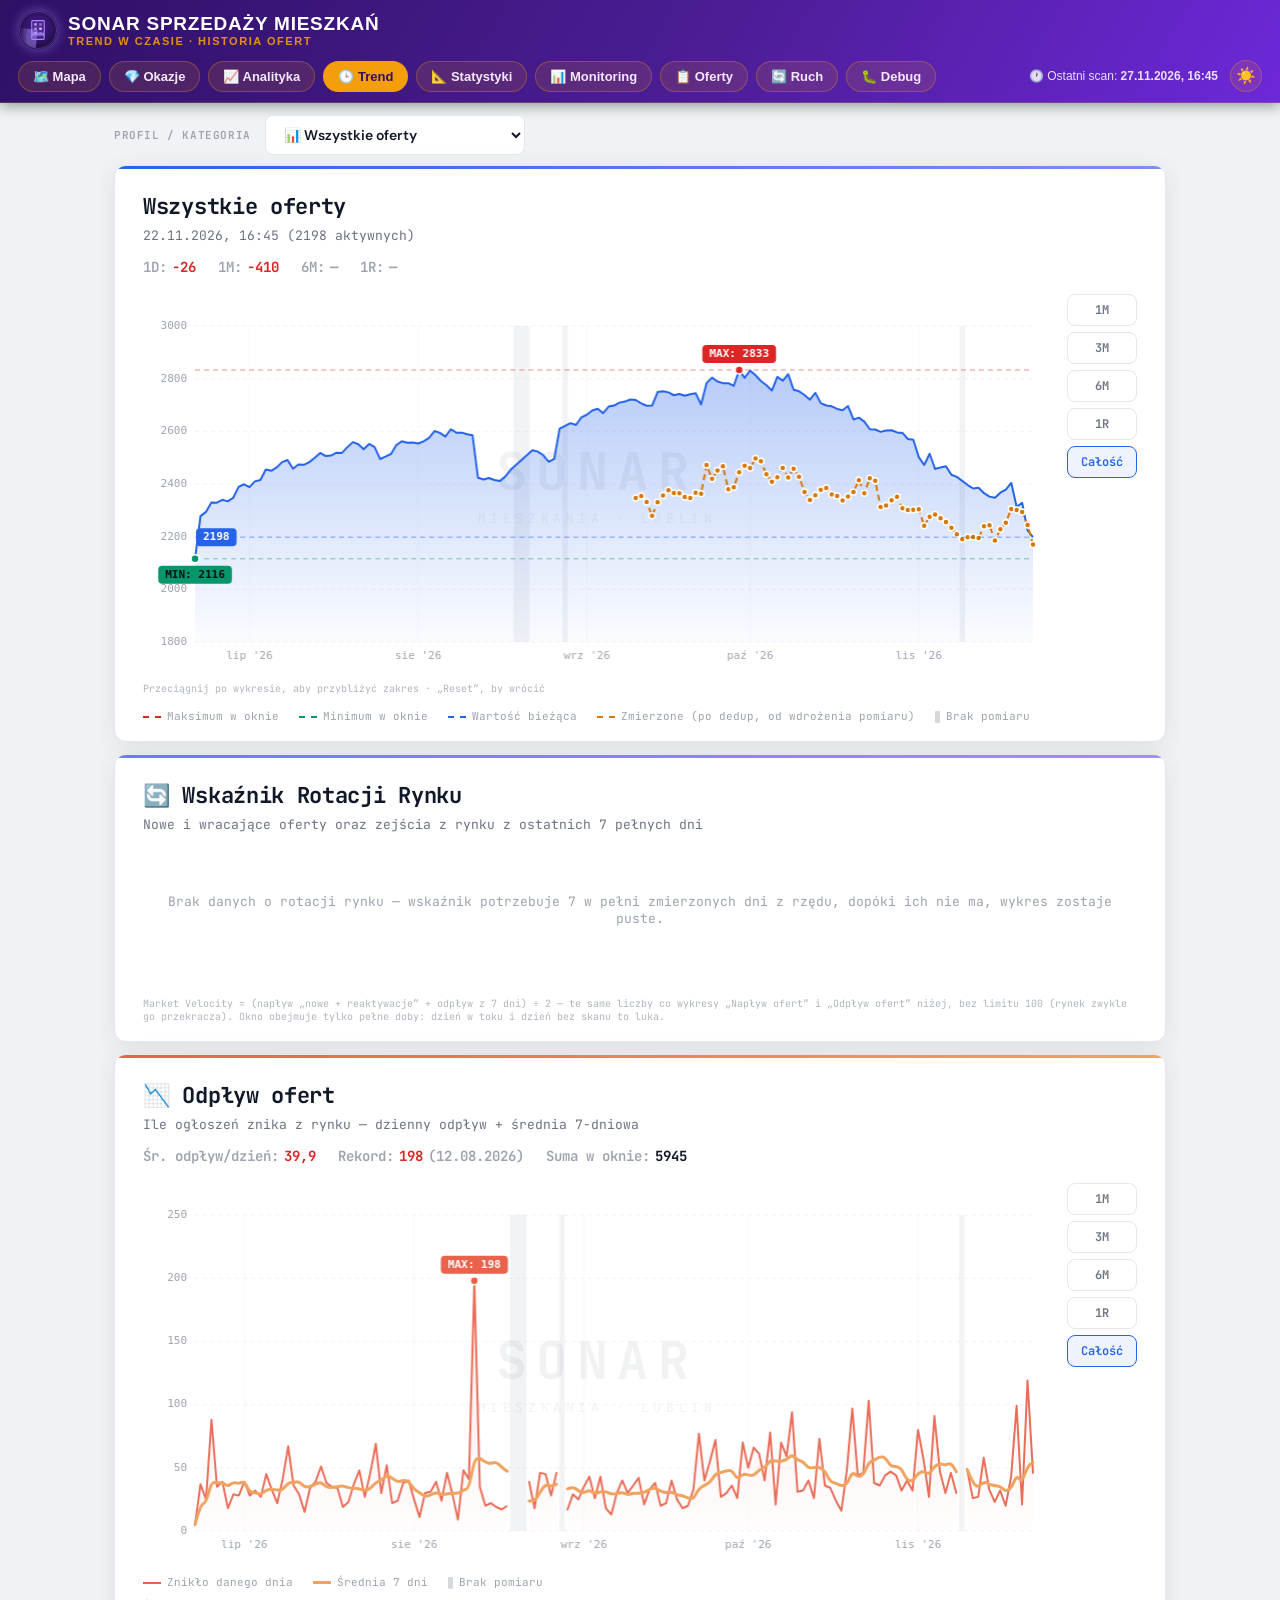
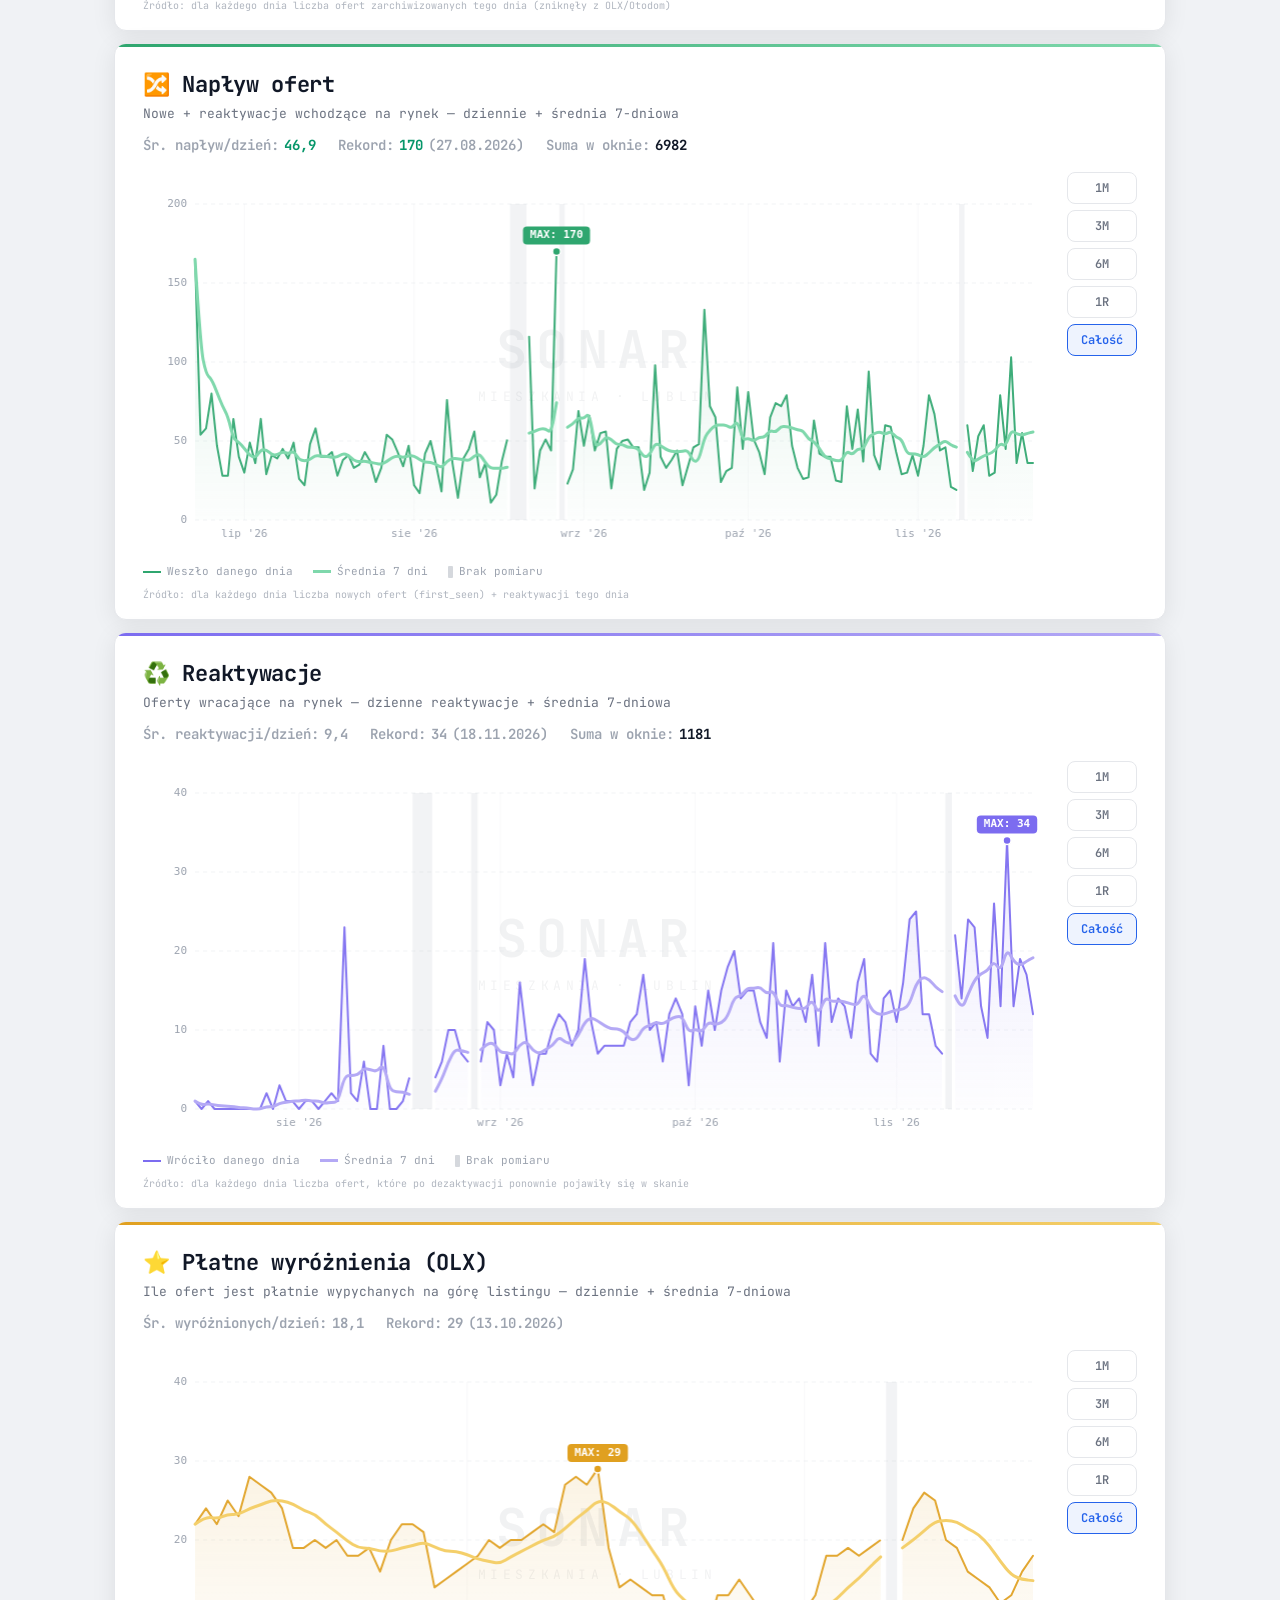
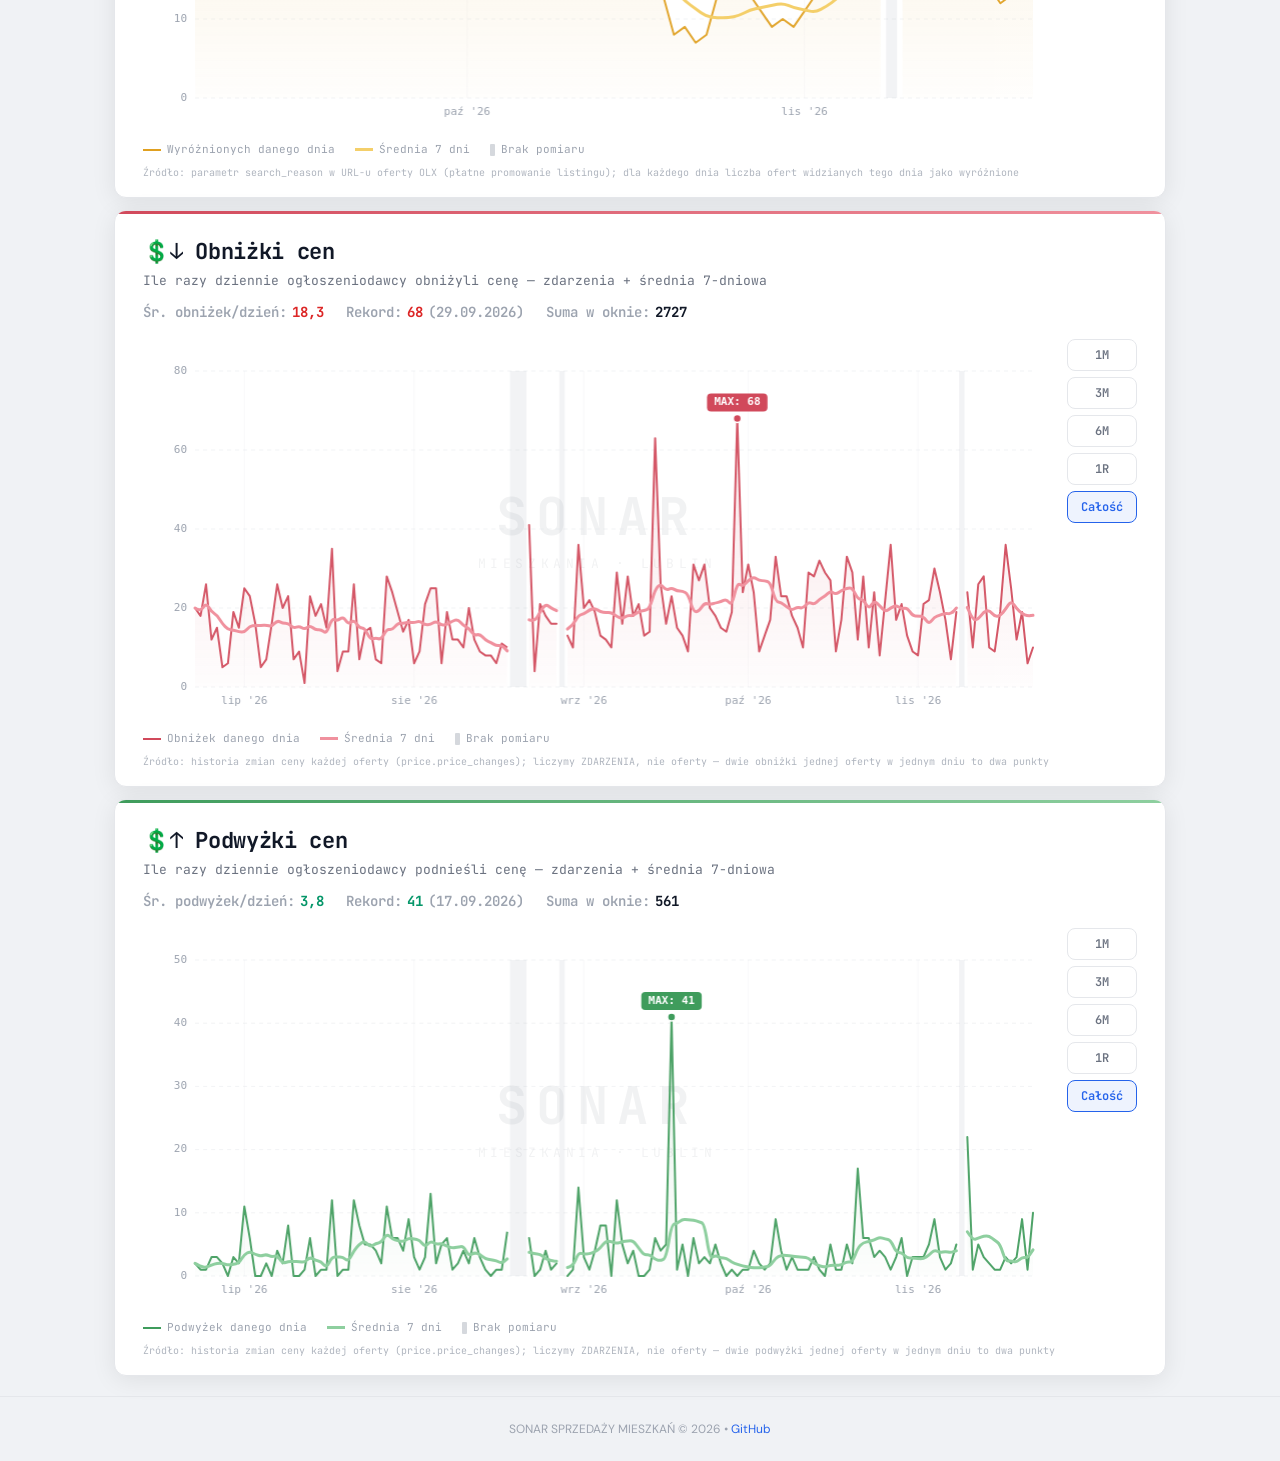
<file: docs/trend.html>
<!DOCTYPE html>
<html lang="pl">
<head>
<meta charset="UTF-8">
<meta name="viewport" content="width=device-width, initial-scale=1.0">
<title>SONAR SPRZEDAŻY MIESZKAŃ — Trend w czasie</title>
<link rel="icon" type="image/svg+xml" href="favicon.svg?v=7">
<link rel="preconnect" href="https://fonts.googleapis.com">
<link rel="preconnect" href="https://fonts.gstatic.com" crossorigin>
<link href="https://fonts.googleapis.com/css2?family=JetBrains+Mono:wght@400;600;700&family=DM+Sans:wght@400;500;600;700&display=swap" rel="stylesheet">
<!-- FIX 2026-09-03: wspólny arkusz — trend.html jako jedyny nie miał belki nawigacji -->
<link rel="stylesheet" href="assets/style.css?v=9">
<style>
:root {
  --font-display: 'JetBrains Mono', ui-monospace, 'SFMono-Regular', Menlo, monospace;
  --font-body: 'DM Sans', system-ui, -apple-system, sans-serif;
  --radius: 12px;
  --radius-sm: 8px;
  --transition: 0.3s cubic-bezier(0.4, 0, 0.2, 1);
}
:root, :root[data-theme="light"] {
  --bg-primary: #f0f2f5;
  --bg-secondary: #ffffff;
  --bg-card: #ffffff;
  --bg-card-hover: #f8fafc;
  --bg-accent: #eff6ff;
  --text-primary: #111827;
  --text-secondary: #6b7280;
  --text-muted: #9ca3af;
  --border: #e5e7eb;
  --border-light: #f3f4f6;
  --accent: #2563eb;
  --accent-glow: rgba(37, 99, 235, 0.08);
  --green: #059669;
  --green-bg: rgba(5, 150, 105, 0.08);
  --red: #dc2626;
  --red-bg: rgba(220, 38, 38, 0.08);
  --orange: #d97706;
  --scrollbar-bg: #f0f2f5;
  --scrollbar-thumb: #d1d5db;
  --shadow: 0 4px 24px rgba(0,0,0,0.08);
}
@media (prefers-color-scheme: dark) {
  :root {
    --bg-primary: #0b0e14;
    --bg-secondary: #131720;
    --bg-card: #181d28;
    --bg-card-hover: #1e2433;
    --bg-accent: #1a2332;
    --text-primary: #e8ecf1;
    --text-secondary: #8b95a5;
    --text-muted: #5a6475;
    --border: #232a38;
    --border-light: #1e2433;
    --accent: #3b82f6;
    --accent-glow: rgba(59, 130, 246, 0.15);
    --green: #10b981;
    --green-bg: rgba(16, 185, 129, 0.1);
    --red: #ef4444;
    --red-bg: rgba(239, 68, 68, 0.1);
    --orange: #f59e0b;
    --scrollbar-bg: #131720;
    --scrollbar-thumb: #2a3344;
    --shadow: 0 4px 24px rgba(0,0,0,0.4);
  }
}
:root[data-theme="dark"] {
  --bg-primary: #0b0e14;
  --bg-secondary: #131720;
  --bg-card: #181d28;
  --bg-card-hover: #1e2433;
  --bg-accent: #1a2332;
  --text-primary: #e8ecf1;
  --text-secondary: #8b95a5;
  --text-muted: #5a6475;
  --border: #232a38;
  --border-light: #1e2433;
  --accent: #3b82f6;
  --accent-glow: rgba(59, 130, 246, 0.15);
  --green: #10b981;
  --green-bg: rgba(16, 185, 129, 0.1);
  --red: #ef4444;
  --red-bg: rgba(239, 68, 68, 0.1);
  --orange: #f59e0b;
  --scrollbar-bg: #131720;
  --scrollbar-thumb: #2a3344;
  --shadow: 0 4px 24px rgba(0,0,0,0.4);
}

* { margin: 0; padding: 0; box-sizing: border-box; }
html { scroll-behavior: smooth; scrollbar-width: thin; scrollbar-color: var(--scrollbar-thumb) var(--scrollbar-bg); }
body {
  font-family: var(--font-body);
  background: var(--bg-primary);
  color: var(--text-primary);
  min-height: 100vh;
  transition: background var(--transition), color var(--transition);
}
::-webkit-scrollbar { width: 6px; }
::-webkit-scrollbar-track { background: var(--scrollbar-bg); }
::-webkit-scrollbar-thumb { background: var(--scrollbar-thumb); border-radius: 3px; }

/* Belka nawigacji: wygląd z assets/style.css (.header/.header-nav).
   Lokalnie tylko prawa strona belki — przełącznik motywu specyficzny dla Trendu. */
/* trend.html ma własną typografię (DM Sans) — belka ma wyglądać tak samo jak reszcie */
.header { font-family: 'Segoe UI', -apple-system, BlinkMacSystemFont, Roboto, sans-serif; }
.header-right { display: flex; align-items: center; gap: 12px; }
.btn-theme {
  width: 32px; height: 32px; border-radius: 50%; flex: 0 0 auto;
  border: 1px solid rgba(245, 158, 11, 0.3); background: rgba(245, 158, 11, 0.12);
  color: #f3e8ff;
  cursor: pointer; display: flex; align-items: center; justify-content: center;
  font-size: 16px; line-height: 1; transition: background 0.2s, transform 0.15s;
}
.btn-theme:hover { background: rgba(245, 158, 11, 0.28); transform: translateY(-1px); }

.container { max-width: 1100px; margin: 0 auto; padding: 12px 24px 20px; }

.controls { display: flex; gap: 14px; flex-wrap: wrap; align-items: center; margin-bottom: 10px; }
.ctrl-label { font-family: var(--font-display); font-size: 11px; font-weight: 600;
  text-transform: uppercase; letter-spacing: 0.6px; color: var(--text-muted); }
.profile-select {
  background: var(--bg-card); color: var(--text-primary);
  border: 1px solid var(--border); border-radius: var(--radius-sm);
  padding: 9px 14px; font-family: var(--font-body); font-size: 14px; font-weight: 600;
  cursor: pointer; outline: none; min-width: 260px; transition: border-color var(--transition);
}
.profile-select:hover { border-color: var(--accent); }
.range-tabs { display: flex; gap: 6px; flex-wrap: wrap; margin-left: auto; }
.range-tab {
  padding: 7px 13px; border: 1px solid var(--border); background: transparent;
  color: var(--text-secondary); font-family: var(--font-display); font-size: 12px;
  font-weight: 600; border-radius: var(--radius-sm); cursor: pointer; transition: all var(--transition);
}
.range-tab:hover { color: var(--text-primary); background: var(--bg-accent); }
.range-tab.active { color: var(--accent); background: var(--accent-glow); border-color: var(--accent); }
.btn-reset-zoom {
  padding: 7px 13px; border: 1px solid var(--border); background: transparent;
  color: var(--text-secondary); font-family: var(--font-display); font-size: 12px;
  font-weight: 600; border-radius: var(--radius-sm); cursor: pointer; transition: all var(--transition);
  display: none; align-items: center; gap: 6px;
}
.btn-reset-zoom:hover { border-color: var(--accent); color: var(--accent); }
.btn-reset-zoom.visible { display: inline-flex; }

.chart-card {
  background: var(--bg-card); border: 1px solid var(--border); border-radius: var(--radius);
  margin-bottom: 0;
  padding: 26px 28px 18px; position: relative; overflow: hidden; box-shadow: var(--shadow);
}
.chart-card::before { content: ''; position: absolute; top: 0; left: 0; right: 0; height: 3px;
  background: linear-gradient(90deg, var(--accent), #818cf8); }
.chart-card.flow { margin-top: 12px; }
.chart-card.flow-outflow::before { background: linear-gradient(90deg, #e8624c, #f0a35e); }
.chart-card.flow-inflow::before  { background: linear-gradient(90deg, #2fa66f, #7fd8ac); }
.chart-card.flow-react::before   { background: linear-gradient(90deg, #7c6cf0, #b4a9f5); }
.chart-card.flow-promoted::before { background: linear-gradient(90deg, #e0a020, #f4cf6a); }
.chart-card.flow-pricedrops::before { background: linear-gradient(90deg, #d1495b, #f0919e); }
.chart-card.flow-priceincreases::before { background: linear-gradient(90deg, #3f9c5c, #8ecf9f); }
.c-title { font-family: var(--font-display); font-size: 22px; font-weight: 700; letter-spacing: -0.3px; }
.c-sub { margin-top: 6px; font-family: var(--font-display); font-size: 13px; color: var(--text-secondary); }
.c-stats { margin-top: 14px; display: flex; gap: 22px; flex-wrap: wrap;
  font-family: var(--font-display); font-size: 14px; font-weight: 700; }
.c-stats .lab { color: var(--text-muted); font-weight: 600; margin-right: 5px; }
.up { color: var(--green); } .down { color: var(--red); } .flat { color: var(--text-muted); }

.chart-row { display: flex; gap: 16px; align-items: stretch; margin-top: 16px; }
.range-side { display: flex; flex-direction: column; gap: 6px; flex: 0 0 auto; padding-top: 2px; }
.range-side .range-tab { width: 100%; text-align: center; }
.range-side .btn-reset-zoom { width: 100%; justify-content: center; }
.chart-host { position: relative; flex: 1 1 auto; min-width: 0; width: 100%; height: 380px; }
.watermark { position: absolute; inset: 0; display: flex; flex-direction: column;
  align-items: center; justify-content: center; pointer-events: none; z-index: 0;
  opacity: 0.05; user-select: none; }
.watermark .w1 { font-family: var(--font-display); font-size: 52px; font-weight: 700; letter-spacing: 0.18em; }
.watermark .w2 { font-family: var(--font-display); font-size: 13px; letter-spacing: 0.35em; margin-top: 4px; }
.chart-host canvas { position: relative; z-index: 1; width: 100%; height: 100%; display: block; cursor: crosshair; }

.chart-hint { margin-top: 10px; font-family: var(--font-display); font-size: 10px; color: var(--text-muted); opacity: 0.8; }

.chart-tooltip {
  position: absolute; z-index: 5; pointer-events: none; opacity: 0; transition: opacity 0.12s;
  background: var(--bg-secondary); border: 1px solid var(--border); border-radius: var(--radius-sm);
  padding: 8px 11px; font-family: var(--font-display); font-size: 12px; box-shadow: var(--shadow);
  white-space: nowrap; transform: translate(-50%, -120%);
}
.chart-tooltip .tt-date { color: var(--text-muted); font-size: 10px; margin-bottom: 3px; }
.chart-tooltip .tt-val { color: var(--text-primary); font-weight: 700; font-size: 14px; }
.chart-tooltip .tt-ma { color: #f0a35e; font-size: 10px; margin-top: 2px; }

.chart-legend { margin-top: 14px; display: flex; gap: 20px; flex-wrap: wrap;
  font-family: var(--font-display); font-size: 11px; color: var(--text-muted); }
.chart-legend .dot { display: inline-block; width: 18px; height: 0; border-top-width: 2px; border-top-style: dashed;
  vertical-align: middle; margin-right: 6px; }
/* FIX 2026-09-10: znacznik dnia bez pomiaru — ten sam pas co na wykresie,
   tylko mocniej krytej, żeby był widoczny w skali swatcha legendy */
.chart-legend .dot.gap { width: 5px; height: 12px; border: none; border-radius: 1px;
  background: var(--text-muted); opacity: 0.42; }

.loading { text-align: center; padding: 80px 20px; color: var(--text-muted);
  font-family: var(--font-display); font-size: 13px; }

.footer { text-align: center; padding: 24px; font-size: 12px; color: var(--text-muted);
  border-top: 1px solid var(--border); }
.footer a { color: var(--accent); text-decoration: none; }

@media (max-width: 768px) {
  .container { padding: 16px; }
  .range-tabs { margin-left: 0; }
  .profile-select { min-width: 100%; }
  .chart-row { flex-direction: column; }
  .range-side { flex-direction: row; flex-wrap: wrap; }
  .range-side .range-tab { width: auto; }
  .range-side .btn-reset-zoom { width: auto; }
  .chart-host { height: 300px; }
  .c-stats { gap: 14px; font-size: 13px; }
}

/* Wskaźnik Rotacji Rynku / Market Velocity (propagacja z SONAR-POKOJOWY,
   manifest 2026-10-26-velocity-history-chart → issue #39). Lokalne klasy, nie
   .kpi-card globalnego style.css — ta karta żyje w palecie trend.html
   (DM Sans, --bg-card/--accent), nie w fioletowo-bursztynowej palecie innych
   podstron, więc gotowy komponent kpi-card wyglądałby tu jak ciało obce. */
.chart-card.velocity::before { background: linear-gradient(90deg, #6c7bf2, #a78bfa); }
.vel-tiles { display: grid; grid-template-columns: repeat(auto-fit, minmax(170px, 1fr));
  gap: 12px; margin-top: 16px; }
.vel-tile { background: var(--bg-accent); border: 1px solid var(--border); border-radius: var(--radius-sm);
  padding: 12px 14px; }
.vel-tile .l { font-family: var(--font-display); font-size: 11px; color: var(--text-muted);
  text-transform: uppercase; letter-spacing: 0.06em; font-weight: 600; margin-bottom: 5px; }
.vel-tile .v { font-family: var(--font-display); font-size: 24px; font-weight: 700; }
.vel-h3 { font-family: var(--font-display); font-size: 14px; font-weight: 700; margin: 20px 0 10px; color: var(--text-primary); }
.vel-bar { height: 32px; background: var(--bg-accent); border: 1px solid var(--border); border-radius: 16px; overflow: hidden; }
.vel-fill { height: 100%; border-radius: 16px; background: linear-gradient(90deg, var(--green), var(--orange), var(--red));
  display: flex; align-items: center; justify-content: center; color: #fff; font-weight: 700; font-size: 13px;
  text-shadow: 0 1px 2px rgba(0,0,0,.35); transition: width .5s ease; white-space: nowrap; min-width: 36px; }
.vel-zones { margin: 8px 0 4px; font-family: var(--font-display); font-size: 11.5px; color: var(--text-muted); }
.vel-days { display: flex; gap: 8px; }
.vel-day { flex: 1; text-align: center; min-width: 0; }
.vel-day .d { font-family: var(--font-display); font-size: 10px; color: var(--text-muted); margin-bottom: 4px; }
.vel-day .bars { display: flex; flex-direction: column; gap: 2px; height: 90px; justify-content: flex-end; }
.vel-day .bar { border-radius: 3px; }
.vel-day .bar.n { background: var(--green); } .vel-day .bar.r { background: var(--red); }
.vel-day .c { font-family: var(--font-display); font-size: 10px; font-weight: 600; color: var(--text-secondary); margin-top: 4px; }
.vel-head { display: flex; flex-wrap: wrap; justify-content: space-between; align-items: center; gap: 8px 14px; }
.vel-head .vel-h3 { margin: 0; }
.vel-meta { font-family: var(--font-display); font-size: 12px; color: var(--text-muted); margin: 4px 0 2px; }
@media (max-width: 640px) {
  .vel-days { gap: 4px; } .vel-day .d { font-size: 9px; } .vel-day .c { font-size: 9px; }
}
</style>
</head>
<body>

<header class="header">
  <h1>
    <span class="sonar-logo"></span>
    <span>SONAR SPRZEDAŻY MIESZKAŃ<span class="sub">trend w czasie · historia ofert</span></span>
  </h1>
  <nav class="header-nav">
    <a href="index.html">🗺️ Mapa</a>
    <a href="okazje.html">💎 Okazje</a>
    <a href="analytics.html">📈 Analityka</a>
    <a href="trend.html" class="active">🕒 Trend</a>
    <a href="statystyki.html">📐 Statystyki</a>
    <a href="monitoring.html">📊 Monitoring</a>
    <a href="oferty.html">📋 Oferty</a>
    <a href="zmiany.html">🔄 Ruch</a>
    <a href="debug.html">🐛 Debug</a>
  </nav>
  <div class="header-right">
    <div class="header-meta">🕐 Ostatni scan: <strong id="last-scan">—</strong></div>
    <button class="btn-theme" id="btnTheme" onclick="toggleTheme()" title="Przełącz motyw">🌙</button>
  </div>
</header>


<main class="container">
  <div id="pageContent">
    <div class="loading">Ładowanie danych…</div>
  </div>
</main>

<div class="footer">
  SONAR SPRZEDAŻY MIESZKAŃ &copy; 2026 •
  <a href="https://github.com/Bonaventura-EW/sprzedaz-mieszkan" target="_blank" rel="noopener">GitHub</a>
</div>

<script>
// Źródła danych (GitHub Pages) — generowane przez trend_generator.py / api_generator.py
const TREND_URL  = 'api/trend.json';
const STATUS_URL = 'api/status.json';

const PL_MONTHS = ['sty','lut','mar','kwi','maj','cze','lip','sie','wrz','paź','lis','gru'];
const toTs = s => { const [y,m,d] = s.split('-').map(Number); return Date.UTC(y, m-1, d); };
function fmtDate(ts){ const d = new Date(ts);
  return String(d.getUTCDate()).padStart(2,'0')+'.'+String(d.getUTCMonth()+1).padStart(2,'0')+'.'+d.getUTCFullYear(); }
function fmtDateLong(ts){ const d = new Date(ts);
  return String(d.getUTCDate()).padStart(2,'0')+' '+PL_MONTHS[d.getUTCMonth()]+' '+d.getUTCFullYear(); }
function clamp(v, lo, hi){ return Math.max(lo, Math.min(hi, v)); }
const DAY_MS = 86400000;

function plForm(n){
  n = Math.abs(n);
  if (n === 1) return 'ogłoszenie';
  const t = n % 10, h = n % 100;
  if (t >= 2 && t <= 4 && !(h >= 12 && h <= 14)) return 'ogłoszenia';
  return 'ogłoszeń';
}

function expandDaily(arr, endTs){
  if (!arr || !arr.length) return [];
  const map = {};
  for (const o of arr) map[toTs(o.date)] = o.count;
  const startTs = toTs(arr[0].date);
  const lastTs  = Math.max(toTs(arr[arr.length-1].date), endTs || 0);
  const out = [];
  // dzień bez pełnego pokrycia skanami = null (LUKA), nie zero — inaczej niepełna
  // doba udawałaby „zero odpływu" i rysowała zjazd, którego nie było
  for (let t = startTs; t <= lastTs; t += DAY_MS)
    out.push([t, INCOMPLETE.has(t) ? null : (map[t] || 0)]);
  return out;
}
function outflowWithMA(series, win){
  const out = [];
  for (let i = 0; i < series.length; i++){
    if (series[i][1] === null){ out.push([series[i][0], null, null]); continue; }
    let s = 0, n = 0;
    for (let j = Math.max(0, i-win+1); j <= i; j++){
      if (series[j][1] === null) continue;   // luka nie zaniża średniej kroczącej
      s += series[j][1]; n++;
    }
    out.push([series[i][0], series[i][1], n ? s/n : 0]);
  }
  return out;
}

let PROFILES = {};
let scanTime = null;
let currentProfile = null;
let currentDays = 0;
let zoomRange = null;
let hoverIndex = -1;
let viewPts = [];
let geom = null;
let isDragging = false, dragStartX = null, dragCurX = null;
let OUTFLOW = {};
let INFLOW = {};
let REACT = {};
let PROMOTED = {};
let PRICE_DROPS = {};
let PRICE_INCREASES = {};
let MEASURED = {};   // seria „zmierzone" (nie rekonstruowana) — tylko dla „wszystkie"
let viewMeasured = [];
let VELOCITY = { daily: [], new7: [], out7: [] };   // Wskaźnik Rotacji Rynku, tylko „wszystkie"
// FIX 2026-09-10: dni, w których skaner nie domknął wszystkich zaplanowanych
// przebiegów (`coverage.incomplete` z trend.json). Rekonstrukcja Indeksu takich
// dni w ogóle nie emituje, a szeregi przepływu podają je jako null — bo szereg
// sparse bez tego dnia front zerowo-wypełnia, czyli fałszywy dołek byłby jeszcze
// głębszy. Punktu nie rysujemy, do średniej 7 dni nie wchodzi, rekordu nie ustala.
let INCOMPLETE = new Set();
let GAP_REASON = {};   // 'YYYY-MM-DD' → powód luki (niepelny_skan | brak_zrodla)
let FLOWS = [];   // instancje wykresów przepływu (odpływ / napływ / reaktywacje / wyróżnienia)

function toggleTheme(){
  const html = document.documentElement;
  const cur = html.getAttribute('data-theme')
    || (window.matchMedia('(prefers-color-scheme: dark)').matches ? 'dark' : 'light');
  const next = cur === 'dark' ? 'light' : 'dark';
  html.setAttribute('data-theme', next);
  document.getElementById('btnTheme').textContent = next === 'dark' ? '🌙' : '☀️';
  localStorage.setItem('sonar-sprzedazy-theme', next);
  if (viewPts.length) draw();
  FLOWS.forEach(f => f.redraw());
  if (velState.view.length) drawVelocity();
}
(function initTheme(){
  const saved = localStorage.getItem('sonar-sprzedazy-theme');
  const eff = saved || (window.matchMedia('(prefers-color-scheme: dark)').matches ? 'dark' : 'light');
  if (saved) document.documentElement.setAttribute('data-theme', saved);
  const b = document.getElementById('btnTheme'); if (b) b.textContent = eff === 'dark' ? '🌙' : '☀️';
})();
// FIX 2026-09-10: pas „brak pomiaru". Ciągły ciąg takich dni rysujemy JEDNYM
// pasem — 10-dniowa blokada portalu jako dziesięć osobnych kresek wyglądałaby
// jak płot, a nie jak dziura w danych.
function gapBands(ctx, tsSet, t0, t1, xOf, padT, plotH, color){
  const days = [...tsSet].filter(ts => ts >= t0 && ts <= t1).sort((a,b) => a-b);
  if (!days.length) return;
  ctx.save();
  ctx.fillStyle = color; ctx.globalAlpha = 0.13;
  let runStart = days[0], prev = days[0];
  const flush = () => {
    const x1 = xOf(Math.max(runStart - DAY_MS/2, t0));
    const x2 = xOf(Math.min(prev + DAY_MS/2, t1));
    ctx.fillRect(x1, padT, Math.max(x2 - x1, 3), plotH);
  };
  for (const ts of days.slice(1)){
    if (ts - prev > DAY_MS){ flush(); runStart = ts; }
    prev = ts;
  }
  flush();
  ctx.restore();
}

function cssVar(name){ return getComputedStyle(document.documentElement).getPropertyValue(name).trim(); }

async function loadAndRender(){
  let trend, status = {};
  try {
    const [rt, rs] = await Promise.all([
      fetch(TREND_URL  + '?t=' + Date.now()),
      fetch(STATUS_URL + '?t=' + Date.now()).catch(()=>null),
    ]);
    if (!rt.ok) throw new Error('HTTP ' + rt.status);
    trend = await rt.json();
    if (rs && rs.ok) status = await rs.json();
  } catch(e){
    document.getElementById('pageContent').innerHTML =
      `<div class="loading" style="color:var(--red)">Błąd ładowania danych: ${e.message}</div>`;
    return;
  }
  const labels = {}, cats = {};
  for (const [k,v] of Object.entries(trend.labels || {})){ labels[k] = v.label; cats[k] = !!v.is_category; }
  const scanIso = (status && status.last_scan) || trend.generated;
  if (scanIso){
    const d = new Date(scanIso);
    // FIX 2026-09-03: „Ostatni scan" w belce — tak samo jak na pozostałych podstronach
    const el = document.getElementById('last-scan');
    if (el && !isNaN(d)) el.textContent = d.toLocaleString('pl-PL', { dateStyle: 'short', timeStyle: 'short' });
    if (!isNaN(d)) scanTime = String(d.getHours()).padStart(2,'0')+':'+String(d.getMinutes()).padStart(2,'0');
  }
  INCOMPLETE = new Set(((trend.coverage || {}).incomplete || []).map(toTs));
  GAP_REASON = (trend.coverage || {}).reasons || {};
  PROFILES = {};
  for (const [key, arr] of Object.entries(trend.profiles || {})){
    PROFILES[key] = {
      label: labels[key] || key,
      is_category: !!cats[key],
      points: (arr || []).map(p => [toTs(p.date), p.count]).sort((a,b)=>a[0]-b[0]),
    };
  }
  if (!Object.keys(PROFILES).length){
    document.getElementById('pageContent').innerHTML = `<div class="loading">Brak danych historycznych.</div>`;
    return;
  }
  const endTsOf = key => (PROFILES[key] && PROFILES[key].points.length)
    ? PROFILES[key].points[PROFILES[key].points.length-1][0] : null;
  OUTFLOW = {}; INFLOW = {}; REACT = {}; PROMOTED = {}; PRICE_DROPS = {}; PRICE_INCREASES = {};
  for (const [key, arr] of Object.entries(trend.outflow || {}))
    OUTFLOW[key] = outflowWithMA(expandDaily(arr, endTsOf(key)), 7);
  for (const [key, arr] of Object.entries(trend.inflow || {}))
    INFLOW[key] = outflowWithMA(expandDaily(arr, endTsOf(key)), 7);
  for (const [key, arr] of Object.entries(trend.reactivations || {}))
    REACT[key] = outflowWithMA(expandDaily(arr, endTsOf(key)), 7);
  for (const [key, arr] of Object.entries(trend.promoted || {}))
    PROMOTED[key] = outflowWithMA(expandDaily(arr, endTsOf(key)), 7);
  for (const [key, arr] of Object.entries(trend.price_drops || {}))
    PRICE_DROPS[key] = outflowWithMA(expandDaily(arr, endTsOf(key)), 7);
  for (const [key, arr] of Object.entries(trend.price_increases || {}))
    PRICE_INCREASES[key] = outflowWithMA(expandDaily(arr, endTsOf(key)), 7);
  MEASURED = {};
  for (const [key, arr] of Object.entries(trend.measured || {}))
    MEASURED[key] = (arr || []).map(p => [toTs(p.date), p.count]).sort((a,b)=>a[0]-b[0]);
  // Wskaźnik Rotacji Rynku: TYLKO dla całego rynku, nie per kategoria (patrz
  // trend_generator.build_velocity) — trzy równoległe serie po tej samej osi dat.
  const vel = trend.velocity || {};
  VELOCITY = {
    daily: (vel.daily || []).map(p => [toTs(p.date), p.count]),
    new7: (vel.new7 || []).map(p => [toTs(p.date), p.count]),
    out7: (vel.out7 || []).map(p => [toTs(p.date), p.count]),
  };
  buildUI(trend.generated);
}

function buildUI(generated){
  document.getElementById('pageContent').innerHTML = `
    <div class="controls">
      <span class="ctrl-label">Profil / kategoria</span>
      <select class="profile-select" id="profileSel"></select>
    </div>
    <div class="chart-card">
      <div class="c-title" id="cTitle">—</div>
      <div class="c-sub" id="cSub">—</div>
      <div class="c-stats" id="cStats"></div>
      <div class="chart-row">
        <div class="chart-host">
          <div class="watermark"><div class="w1">SONAR</div><div class="w2">MIESZKANIA · LUBLIN</div></div>
          <canvas id="trendCanvas"></canvas>
          <div class="chart-tooltip" id="tooltip"></div>
        </div>
        <div class="range-side" id="rangeTabs">
          <button class="range-tab" data-days="30">1M</button>
          <button class="range-tab" data-days="90">3M</button>
          <button class="range-tab" data-days="180">6M</button>
          <button class="range-tab" data-days="365">1R</button>
          <button class="range-tab active" data-days="0">Całość</button>
          <button class="btn-reset-zoom" id="btnResetZoom" title="Resetuj przybliżenie">⟲ Reset</button>
        </div>
      </div>
      <div class="chart-hint">Przeciągnij po wykresie, aby przybliżyć zakres · „Reset”, by wrócić</div>
      <div class="chart-legend">
        <span><span class="dot" style="border-top-color:var(--red)"></span>Maksimum w oknie</span>
        <span><span class="dot" style="border-top-color:var(--green)"></span>Minimum w oknie</span>
        <span><span class="dot" style="border-top-color:var(--accent)"></span>Wartość bieżąca</span>
        <span id="legendMeasured" style="display:none"><span class="dot" style="border-top-color:var(--orange)"></span>Zmierzone (po dedup, od wdrożenia pomiaru)</span>
        <span id="legendGap" style="display:none"><span class="dot gap"></span>Brak pomiaru</span>
      </div>
    </div>

    <div class="chart-card velocity" id="card-velocity" style="margin-top:12px">
      <div class="c-title">🔄 Wskaźnik Rotacji Rynku</div>
      <div class="c-sub" id="velSub">Nowe i wracające oferty oraz zejścia z rynku z ostatnich 7 pełnych dni</div>
      <div id="velBody">
        <div class="vel-tiles">
          <div class="vel-tile"><div class="l">Nowe i wróciły (7 dni)</div><div class="v" id="rotNew">—</div></div>
          <div class="vel-tile"><div class="l">Zeszły z rynku (7 dni)</div><div class="v" id="rotOut">—</div></div>
          <div class="vel-tile"><div class="l">Saldo</div><div class="v" id="rotNet">—</div></div>
        </div>
        <div class="vel-h3">Market Velocity (aktywność rynku)</div>
        <div class="vel-bar"><div class="vel-fill" id="velFill" style="width:0"><span id="velTxt"></span></div></div>
        <div class="vel-zones">0–30: rynek słaby · 31–60: umiarkowany · 61–80: aktywny · 81+: bardzo aktywny</div>
        <div class="vel-h3">Rozkład dzienny (ostatnie 7 dni)</div>
        <div class="vel-days" id="velDays"></div>
        <div class="vel-head" style="margin-top:22px">
          <div class="vel-h3">Market Velocity: historia</div>
          <div class="range-tabs" id="velRangeTabs" style="margin-left:0">
            <button class="range-tab active" data-vel-range="180">6 miesięcy</button>
            <button class="range-tab" data-vel-range="0">Cała historia</button>
          </div>
        </div>
        <div class="vel-meta" id="velMeta"></div>
        <div class="chart-row">
          <div class="chart-host">
            <div class="watermark"><div class="w1">SONAR</div><div class="w2">MIESZKANIA · LUBLIN</div></div>
            <canvas id="velCanvas"></canvas>
            <div class="chart-tooltip" id="velTooltip"></div>
          </div>
        </div>
      </div>
      <div class="loading" id="velEmpty" style="display:none; padding:60px 20px"></div>
      <div class="chart-hint">Market Velocity = (napływ „nowe + reaktywacje” + odpływ z 7 dni) ÷ 2 —
        te same liczby co wykresy „Napływ ofert” i „Odpływ ofert” niżej, bez limitu 100 (rynek zwykle
        go przekracza). Okno obejmuje tylko pełne doby: dzień w toku i dzień bez skanu to luka.</div>
    </div>

    ${FLOW_CONFIGS.map(flowCardHTML).join('')}
  `;

  FLOWS = FLOW_CONFIGS.map(makeFlowChart);

  const sel = document.getElementById('profileSel');
  const entries = Object.entries(PROFILES);
  entries.sort((a,b)=>{
    if (a[1].is_category !== b[1].is_category) return a[1].is_category ? -1 : 1;
    return a[1].label.localeCompare(b[1].label, 'pl');
  });
  for (const [key,p] of entries){
    const o = document.createElement('option');
    o.value = key;
    o.textContent = (p.is_category ? '📊 ' : '🏷️ ') + p.label;
    sel.appendChild(o);
  }
  currentProfile = PROFILES['wszystkie'] ? 'wszystkie' : entries[0][0];
  sel.value = currentProfile;
  sel.addEventListener('change', e => { currentProfile = e.target.value; resetZoom(false); hoverIndex = -1; renderAll(); });

  document.querySelectorAll('#rangeTabs .range-tab').forEach(btn => {
    btn.addEventListener('click', () => {
      document.querySelectorAll('#rangeTabs .range-tab').forEach(b => b.classList.remove('active'));
      btn.classList.add('active');
      currentDays = parseInt(btn.dataset.days, 10);
      resetZoom(false); hoverIndex = -1; render();
    });
  });
  document.getElementById('btnResetZoom').addEventListener('click', () => resetZoom(true));

  const canvas = document.getElementById('trendCanvas');
  canvas.addEventListener('mousemove', onMove);
  canvas.addEventListener('mouseleave', onLeave);
  canvas.addEventListener('mousedown', onDown);
  window.addEventListener('mouseup', onUp);

  FLOWS.forEach(f => f.bind());
  initVelocity();

  let rT; window.addEventListener('resize', () => { clearTimeout(rT); rT = setTimeout(()=>{
    if(viewPts.length) draw();
    FLOWS.forEach(f => f.redraw());
    if (VELOCITY.daily.length >= 2) drawVelocity();
  }, 120); });

  renderAll();
}

function renderAll(){ render(); FLOWS.forEach(f => f.render()); }
function resetZoom(doRender){
  zoomRange = null;
  const btn = document.getElementById('btnResetZoom');
  if (btn) btn.classList.remove('visible');
  if (doRender) render();
}

function refAt(points, targetTs){
  let chosen = null;
  for (const p of points){ if (p[0] <= targetTs) chosen = p; else break; }
  return chosen;
}
function renderStats(allPts, anchorTs, anchorVal){
  const cur = anchorVal, lastTs = anchorTs, firstTs = allPts[0][0], DAY = 86400000;
  const defs = [['1D',1],['1M',30],['6M',182],['1R',365]];
  let html = '';
  for (const [lab,days] of defs){
    const target = lastTs - days*DAY;
    let cls = 'flat', txt = '—';
    if (firstTs <= target){
      const ref = refAt(allPts, target);
      if (ref){
        const diff = cur - ref[1];
        cls = diff > 0 ? 'up' : (diff < 0 ? 'down' : 'flat');
        txt = (diff > 0 ? '+' : '') + diff;
      }
    }
    html += `<span><span class="lab">${lab}:</span><span class="${cls}">${txt}</span></span>`;
  }
  document.getElementById('cStats').innerHTML = html;
}

function render(){
  const prof = PROFILES[currentProfile];
  const all = prof.points;
  let pts;
  if (zoomRange){
    pts = all.filter(p => p[0] >= zoomRange[0] && p[0] <= zoomRange[1]);
    if (pts.length < 2) pts = all;
  } else if (currentDays > 0){
    const cutoff = all[all.length-1][0] - currentDays*86400000;
    pts = all.filter(p => p[0] >= cutoff);
    if (pts.length < 2) pts = all;
  } else { pts = all; }
  viewPts = pts;
  // Seria „zmierzone" (tylko „wszystkie") w tym samym oknie co linia główna.
  // Przycięcie do okna jest zamierzone: skala X liczy się z linii głównej, a ta
  // kończy się na ostatniej PEŁNEJ dobie (maska pokrycia skanami). Dzisiejszy
  // punkt pomiaru dołączy więc do wykresu, gdy doba się domknie — nic nie ginie.
  // Dni odsiane ze ŚRODKA osi jako niepełne mają tu punkt normalnie (to tylko
  // filtr min/max okna) — i to dobrze, bo pomiar takiej doby jest poprawny.
  const mAll = MEASURED[currentProfile] || [];
  const winMin = pts[0][0], winMax = pts[pts.length-1][0];
  viewMeasured = mAll.filter(p => p[0] >= winMin && p[0] <= winMax);
  const legM = document.getElementById('legendMeasured');
  if (legM) legM.style.display = viewMeasured.length ? '' : 'none';
  // podpis pasa „brak pomiaru" tylko wtedy, gdy taki dzień jest w oknie
  const gapsInWin = [...INCOMPLETE].some(ts => ts >= winMin && ts <= winMax);
  const legG = document.getElementById('legendGap');
  if (legG) legG.style.display = gapsInWin ? '' : 'none';
  const curTs = pts[pts.length-1][0], cur = pts[pts.length-1][1];
  document.getElementById('cTitle').textContent = (prof.is_category ? '' : 'Sonar · ') + prof.label;
  const timePart = scanTime ? `, ${scanTime}` : '';
  document.getElementById('cSub').textContent = `${fmtDate(curTs)}${timePart} (${cur} aktywnych)`;
  renderStats(all, curTs, cur);
  draw();
}

function niceStep(range, ticks){
  const raw = range / ticks;
  const pow = Math.pow(10, Math.floor(Math.log10(raw)));
  const candidates = [1,2,2.5,5,10].map(m => m*pow);
  return candidates.find(c => c >= raw) || candidates[candidates.length-1];
}
function roundRect(ctx,x,y,w,h,r){
  ctx.beginPath();
  ctx.moveTo(x+r,y); ctx.arcTo(x+w,y,x+w,y+h,r); ctx.arcTo(x+w,y+h,x,y+h,r);
  ctx.arcTo(x,y+h,x,y,r); ctx.arcTo(x,y,x+w,y,r); ctx.closePath();
}

function draw(){
  const canvas = document.getElementById('trendCanvas');
  const host = canvas.parentElement;
  const dpr = window.devicePixelRatio || 1;
  const W = host.clientWidth, H = host.clientHeight;
  canvas.width = W*dpr; canvas.height = H*dpr;
  const ctx = canvas.getContext('2d');
  ctx.setTransform(dpr,0,0,dpr,0,0);
  ctx.clearRect(0,0,W,H);
  if (!viewPts.length) return;

  const col = {
    text: cssVar('--text-secondary'), muted: cssVar('--text-muted'),
    grid: cssVar('--border'), accent: cssVar('--accent'),
    green: cssVar('--green'), red: cssVar('--red'), orange: cssVar('--orange'),
    card: cssVar('--bg-card'), primary: cssVar('--text-primary'),
  };
  const padL = 52, padR = 18, padT = 34, padB = 30;
  const plotW = W - padL - padR, plotH = H - padT - padB;
  const counts = viewPts.map(p => p[1]);
  const cMax = Math.max(...counts), cMin = Math.min(...counts);
  let maxV = cMax, minV = cMin;
  // seria „zmierzone" musi zmieścić się w skali osi Y (bywa wyżej/niżej niż rekonstrukcja)
  for (const p of viewMeasured){ if (p[1] > maxV) maxV = p[1]; if (p[1] < minV) minV = p[1]; }
  if (maxV === minV){ maxV += 1; minV = Math.max(0, minV-1); }
  const span = maxV - minV;
  let yMin = Math.max(0, minV - span*0.18);
  let yMax = maxV + span*0.18;
  const step = niceStep(yMax - yMin, 5);
  yMin = Math.floor(yMin/step)*step;
  yMax = Math.ceil(yMax/step)*step;
  const t0 = viewPts[0][0], t1 = viewPts[viewPts.length-1][0];
  const tSpan = Math.max(1, t1 - t0);
  const xOf = ts => padL + (ts - t0)/tSpan * plotW;
  const yOf = v  => padT + (1 - (v - yMin)/(yMax - yMin)) * plotH;

  ctx.font = '11px "JetBrains Mono", monospace';
  ctx.textBaseline = 'middle';
  ctx.strokeStyle = col.grid; ctx.fillStyle = col.muted; ctx.lineWidth = 1;
  for (let v = yMin; v <= yMax + 1e-6; v += step){
    const y = yOf(v);
    ctx.globalAlpha = 0.5; ctx.setLineDash([4,4]);
    ctx.beginPath(); ctx.moveTo(padL, y); ctx.lineTo(W-padR, y); ctx.stroke();
    ctx.setLineDash([]); ctx.globalAlpha = 1;
    ctx.textAlign = 'right';
    ctx.fillText(String(Math.round(v)), padL-8, y);
  }
  ctx.textAlign = 'center'; ctx.fillStyle = col.muted;
  const d0 = new Date(t0);
  let my = d0.getUTCFullYear(), mm = d0.getUTCMonth();
  let curM = Date.UTC(my, mm, 1);
  if (curM < t0){ mm++; if (mm>11){mm=0;my++;} curM = Date.UTC(my, mm, 1); }
  let lastLabelX = -1e9; const minGap = 46;
  while (curM <= t1){
    const x = xOf(curM);
    if (x - lastLabelX > minGap){
      const dd = new Date(curM);
      ctx.fillText(`${PL_MONTHS[dd.getUTCMonth()]} '${String(dd.getUTCFullYear()).slice(2)}`, x, H-padB+14);
      ctx.strokeStyle = col.grid; ctx.globalAlpha = 0.25;
      ctx.beginPath(); ctx.moveTo(x, padT); ctx.lineTo(x, H-padB); ctx.stroke();
      ctx.globalAlpha = 1; lastLabelX = x;
    }
    mm++; if (mm>11){mm=0;my++;} curM = Date.UTC(my, mm, 1);
  }
  const acc = col.accent;
  // FIX 2026-09-10: dni bez pełnego pokrycia skanami są w Indeksie POMIJANE
  // (rekonstrukcja z połowy doby jest zaniżona), więc linia przechodzi nad nimi.
  // Ten sam pas co na wykresach przepływu mówi, że to luka w pomiarze — inaczej
  // interpolacja wygląda jak dane, których nie mamy.
  gapBands(ctx, INCOMPLETE, t0, t1, xOf, padT, plotH, col.muted);
  const grad = ctx.createLinearGradient(0, padT, 0, H-padB);
  grad.addColorStop(0, hexA(acc, 0.38));
  grad.addColorStop(1, hexA(acc, 0.02));
  ctx.beginPath();
  ctx.moveTo(xOf(viewPts[0][0]), yOf(viewPts[0][1]));
  for (const p of viewPts) ctx.lineTo(xOf(p[0]), yOf(p[1]));
  ctx.lineTo(xOf(t1), H-padB); ctx.lineTo(xOf(t0), H-padB); ctx.closePath();
  ctx.fillStyle = grad; ctx.fill();
  ctx.beginPath();
  ctx.moveTo(xOf(viewPts[0][0]), yOf(viewPts[0][1]));
  for (const p of viewPts) ctx.lineTo(xOf(p[0]), yOf(p[1]));
  ctx.strokeStyle = acc; ctx.lineWidth = 2; ctx.lineJoin = 'round'; ctx.stroke();
  // Linia odniesienia „zmierzone" (nie rekonstruowana) — przerywana, sparse.
  // Rozjazd z linią główną = skala błędu rekonstrukcji (issue #11).
  if (viewMeasured.length){
    ctx.save();
    ctx.strokeStyle = col.orange; ctx.lineWidth = 2; ctx.lineJoin = 'round';
    ctx.setLineDash([6,4]);
    ctx.beginPath();
    viewMeasured.forEach((p,i) => { const x = xOf(p[0]), y = yOf(p[1]); i ? ctx.lineTo(x,y) : ctx.moveTo(x,y); });
    ctx.stroke();
    ctx.setLineDash([]);
    for (const p of viewMeasured) drawDot(ctx, xOf(p[0]), yOf(p[1]), col.orange, 3);
    ctx.restore();
  }
  const maxP = viewPts.find(p => p[1] === cMax);
  const minP = viewPts.slice().reverse().find(p => p[1] === cMin);
  const last = viewPts[viewPts.length-1];
  drawHLine(ctx, padL, W-padR, yOf(cMax), col.red, 0.5);
  drawHLine(ctx, padL, W-padR, yOf(cMin), col.green, 0.5);
  drawHLine(ctx, padL, W-padR, yOf(last[1]), acc, 0.55);
  drawDot(ctx, xOf(maxP[0]), yOf(maxP[1]), col.red);
  drawTag(ctx, `MAX: ${maxP[1]}`, xOf(maxP[0]), yOf(maxP[1]) - 16, col.red, '#fff', 'center', W);
  drawDot(ctx, xOf(minP[0]), yOf(minP[1]), col.green);
  drawTag(ctx, `MIN: ${minP[1]}`, xOf(minP[0]), yOf(minP[1]) + 16, col.green, '#0b0e14', 'center', W);
  drawTag(ctx, String(last[1]), padL, yOf(last[1]), acc, '#fff', 'left', W);
  if (!isDragging && hoverIndex >= 0 && hoverIndex < viewPts.length){
    const p = viewPts[hoverIndex];
    const x = xOf(p[0]), y = yOf(p[1]);
    ctx.strokeStyle = col.muted; ctx.globalAlpha = 0.6; ctx.setLineDash([3,3]);
    ctx.beginPath(); ctx.moveTo(x, padT); ctx.lineTo(x, H-padB); ctx.stroke();
    ctx.setLineDash([]); ctx.globalAlpha = 1;
    drawDot(ctx, x, y, acc, 5, true);
  }
  if (isDragging && dragStartX != null && dragCurX != null){
    const a = clamp(Math.min(dragStartX, dragCurX), padL, W-padR);
    const b = clamp(Math.max(dragStartX, dragCurX), padL, W-padR);
    ctx.fillStyle = hexA(acc, 0.15);
    ctx.fillRect(a, padT, b-a, plotH);
    ctx.strokeStyle = hexA(acc, 0.6); ctx.lineWidth = 1;
    ctx.beginPath(); ctx.moveTo(a, padT); ctx.lineTo(a, H-padB);
    ctx.moveTo(b, padT); ctx.lineTo(b, H-padB); ctx.stroke();
  }
  geom = { padL, padR, padT, padB, plotW, plotH, t0, t1, tSpan, xOf, yOf, W, H };
}

function hexA(c, a){
  c = c.trim();
  if (c.startsWith('#')){
    const n = parseInt(c.slice(1), 16);
    return `rgba(${(n>>16)&255},${(n>>8)&255},${n&255},${a})`;
  }
  if (c.startsWith('rgb')) return c.replace(/rgba?\(([^)]+)\)/, (_,inner)=>{
    const parts = inner.split(',').slice(0,3).map(s=>s.trim()); return `rgba(${parts.join(',')},${a})`;
  });
  return c;
}
function drawHLine(ctx, x1, x2, y, color, alpha){
  ctx.strokeStyle = color; ctx.globalAlpha = alpha; ctx.lineWidth = 1; ctx.setLineDash([5,4]);
  ctx.beginPath(); ctx.moveTo(x1, y); ctx.lineTo(x2, y); ctx.stroke();
  ctx.setLineDash([]); ctx.globalAlpha = 1;
}
function drawDot(ctx, x, y, color, r=4, ring=false){
  ctx.beginPath(); ctx.arc(x, y, r, 0, Math.PI*2);
  ctx.fillStyle = color; ctx.fill();
  ctx.lineWidth = ring ? 2 : 1.5; ctx.strokeStyle = '#fff'; ctx.stroke();
}
function drawTag(ctx, text, x, y, bg, fg, anchor, maxX){
  ctx.font = 'bold 11px "JetBrains Mono", monospace';
  const padX = 7, h = 18, w = ctx.measureText(text).width + padX*2;
  let rx;
  if (anchor === 'center') rx = x - w/2;
  else if (anchor === 'left') rx = x + 1;
  else rx = x - w;
  rx = Math.max(2, Math.min(rx, maxX - w - 2));
  const ry = y - h/2;
  roundRect(ctx, rx, ry, w, h, 4);
  ctx.fillStyle = bg; ctx.fill();
  ctx.fillStyle = fg; ctx.textAlign = 'center'; ctx.textBaseline = 'middle';
  ctx.fillText(text, rx + w/2, y);
}

function mouseX(e){
  const rect = document.getElementById('trendCanvas').getBoundingClientRect();
  return e.clientX - rect.left;
}
const tipEl = () => document.getElementById('tooltip');
function onDown(e){
  if (!geom) return;
  const mx = mouseX(e);
  if (mx < geom.padL || mx > geom.W - geom.padR) return;
  isDragging = true; dragStartX = mx; dragCurX = mx;
  hoverIndex = -1;
  const tt = tipEl(); if (tt) tt.style.opacity = '0';
  e.preventDefault();
}
function onMove(e){
  if (!geom || !viewPts.length) return;
  const mx = mouseX(e);
  if (isDragging){ dragCurX = clamp(mx, geom.padL, geom.W - geom.padR); draw(); return; }
  const ts = geom.t0 + (mx - geom.padL)/geom.plotW * geom.tSpan;
  let best = 0, bestD = Infinity;
  for (let i=0;i<viewPts.length;i++){ const d = Math.abs(viewPts[i][0]-ts); if (d<bestD){bestD=d;best=i;} }
  hoverIndex = best; draw();
  const p = viewPts[best];
  const tt = tipEl();
  const mp = viewMeasured.find(q => q[0] === p[0]);
  const mExtra = mp ? `<div class="tt-ma" style="color:var(--orange)">zmierzone: ${mp[1]}</div>` : '';
  tt.innerHTML = `<div class="tt-date">${fmtDateLong(p[0])}</div><div class="tt-val">${p[1]} ${plForm(p[1])}</div>${mExtra}`;
  tt.style.left = geom.xOf(p[0]) + 'px';
  tt.style.top  = geom.yOf(p[1]) + 'px';
  tt.style.opacity = '1';
}
function onUp(e){
  if (!isDragging) return;
  isDragging = false;
  const a = Math.min(dragStartX, dragCurX), b = Math.max(dragStartX, dragCurX);
  dragStartX = dragCurX = null;
  if (!geom || b - a < 8){ draw(); return; }
  let tsA = geom.t0 + (a - geom.padL)/geom.plotW * geom.tSpan;
  let tsB = geom.t0 + (b - geom.padL)/geom.plotW * geom.tSpan;
  const all = PROFILES[currentProfile].points;
  const inRange = all.filter(p => p[0] >= tsA && p[0] <= tsB);
  if (inRange.length < 2){ draw(); return; }
  zoomRange = [tsA, tsB];
  document.getElementById('btnResetZoom').classList.add('visible');
  hoverIndex = -1;
  render();
}
function onLeave(){
  if (isDragging){ isDragging = false; dragStartX = dragCurX = null; draw(); }
  hoverIndex = -1;
  const tt = tipEl(); if (tt) tt.style.opacity = '0';
  if (viewPts.length) draw();
}

// ── Generyczny wykres „przepływu" (dzienny słupek/linia + średnia 7-dniowa) ──
// Jeden kod dla trzech kart: odpływ, napływ (nowe+reaktywacje), reaktywacje.
const FLOW_CONFIGS = [
  { id: 'outflow', cls: 'flow-outflow', title: '📉 Odpływ ofert',
    sub: 'Ile ogłoszeń znika z rynku — dzienny odpływ + średnia 7-dniowa',
    data: () => OUTFLOW, line: '#e8624c', ma: '#f0a35e',
    legendDaily: 'Znikło danego dnia', statLabel: 'Śr. odpływ/dzień', statCls: 'down',
    empty: 'Brak danych o odpływie dla tego profilu (nic nie trafiło jeszcze do archiwum).',
    hint: 'Źródło: dla każdego dnia liczba ofert zarchiwizowanych tego dnia (zniknęły z OLX/Otodom)' },
  { id: 'inflow', cls: 'flow-inflow', title: '🔀 Napływ ofert',
    sub: 'Nowe + reaktywacje wchodzące na rynek — dziennie + średnia 7-dniowa',
    data: () => INFLOW, line: '#2fa66f', ma: '#7fd8ac',
    legendDaily: 'Weszło danego dnia', statLabel: 'Śr. napływ/dzień', statCls: 'up',
    empty: 'Brak danych o napływie dla tego profilu.',
    hint: 'Źródło: dla każdego dnia liczba nowych ofert (first_seen) + reaktywacji tego dnia' },
  { id: 'react', cls: 'flow-react', title: '♻️ Reaktywacje',
    sub: 'Oferty wracające na rynek — dzienne reaktywacje + średnia 7-dniowa',
    data: () => REACT, line: '#7c6cf0', ma: '#b4a9f5',
    legendDaily: 'Wróciło danego dnia', statLabel: 'Śr. reaktywacji/dzień', statCls: 'flat',
    empty: 'Brak reaktywacji dla tego profilu (żadna oferta jeszcze nie wróciła).',
    hint: 'Źródło: dla każdego dnia liczba ofert, które po dezaktywacji ponownie pojawiły się w skanie' },
  { id: 'promoted', cls: 'flow-promoted', title: '⭐ Płatne wyróżnienia (OLX)',
    sub: 'Ile ofert jest płatnie wypychanych na górę listingu — dziennie + średnia 7-dniowa',
    data: () => PROMOTED, line: '#e0a020', ma: '#f4cf6a', noTotal: true,
    legendDaily: 'Wyróżnionych danego dnia', statLabel: 'Śr. wyróżnionych/dzień', statCls: 'flat',
    empty: 'Brak danych o wyróżnieniach dla tego profilu. Metryka dotyczy tylko OLX '
      + '(Otodom nie ma tej atrybucji) i zbiera się od wdrożenia — wyróżnień nie da się odtworzyć wstecz.',
    hint: 'Źródło: parametr search_reason w URL-u oferty OLX (płatne promowanie listingu); '
      + 'dla każdego dnia liczba ofert widzianych tego dnia jako wyróżnione' },
  { id: 'pricedrops', cls: 'flow-pricedrops', title: '💲↓ Obniżki cen',
    sub: 'Ile razy dziennie ogłoszeniodawcy obniżyli cenę — zdarzenia + średnia 7-dniowa',
    data: () => PRICE_DROPS, line: '#d1495b', ma: '#f0919e',
    legendDaily: 'Obniżek danego dnia', statLabel: 'Śr. obniżek/dzień', statCls: 'down',
    empty: 'Brak zarejestrowanych obniżek cen dla tego profilu.',
    hint: 'Źródło: historia zmian ceny każdej oferty (price.price_changes); liczymy ZDARZENIA, '
      + 'nie oferty — dwie obniżki jednej oferty w jednym dniu to dwa punkty' },
  { id: 'priceincreases', cls: 'flow-priceincreases', title: '💲↑ Podwyżki cen',
    sub: 'Ile razy dziennie ogłoszeniodawcy podnieśli cenę — zdarzenia + średnia 7-dniowa',
    data: () => PRICE_INCREASES, line: '#3f9c5c', ma: '#8ecf9f',
    legendDaily: 'Podwyżek danego dnia', statLabel: 'Śr. podwyżek/dzień', statCls: 'up',
    empty: 'Brak zarejestrowanych podwyżek cen dla tego profilu.',
    hint: 'Źródło: historia zmian ceny każdej oferty (price.price_changes); liczymy ZDARZENIA, '
      + 'nie oferty — dwie podwyżki jednej oferty w jednym dniu to dwa punkty' },
];

// Średnia krocząca jednego CIĄGŁEGO segmentu (wygładzenie kwadratowe jak dotąd).
// Wyjęte z draw(), bo od FIX 2026-09-10 serie przepływu mają luki i rysują się
// segment po segmencie, a nie jedną ścieżką przez całe okno.
function strokeMA(ctx, pts, xOf, yOf, color){
  const n = pts.length;
  ctx.beginPath();
  ctx.moveTo(xOf(pts[0][0]), yOf(pts[0][2]));
  if (n < 3){
    for (const p of pts) ctx.lineTo(xOf(p[0]), yOf(p[2]));
  } else {
    for (let i = 1; i < n-1; i++){
      const xc = (xOf(pts[i][0]) + xOf(pts[i+1][0])) / 2;
      const yc = (yOf(pts[i][2]) + yOf(pts[i+1][2])) / 2;
      ctx.quadraticCurveTo(xOf(pts[i][0]), yOf(pts[i][2]), xc, yc);
    }
    ctx.quadraticCurveTo(xOf(pts[n-2][0]), yOf(pts[n-2][2]),
                         xOf(pts[n-1][0]), yOf(pts[n-1][2]));
  }
  ctx.strokeStyle = color; ctx.lineWidth = 3; ctx.lineJoin = 'round'; ctx.lineCap = 'round'; ctx.stroke();
}

function flowCardHTML(cfg){
  return `
    <div class="chart-card flow ${cfg.cls}" id="card-${cfg.id}">
      <div class="c-title">${cfg.title}</div>
      <div class="c-sub">${cfg.sub}</div>
      <div class="c-stats" id="stats-${cfg.id}"></div>
      <div class="chart-row" id="row-${cfg.id}">
        <div class="chart-host">
          <div class="watermark"><div class="w1">SONAR</div><div class="w2">MIESZKANIA · LUBLIN</div></div>
          <canvas id="canvas-${cfg.id}"></canvas>
          <div class="chart-tooltip" id="tip-${cfg.id}"></div>
        </div>
        <div class="range-side" id="tabs-${cfg.id}">
          <button class="range-tab" data-days="30">1M</button>
          <button class="range-tab" data-days="90">3M</button>
          <button class="range-tab" data-days="180">6M</button>
          <button class="range-tab" data-days="365">1R</button>
          <button class="range-tab active" data-days="0">Całość</button>
        </div>
      </div>
      <div class="loading" id="empty-${cfg.id}" style="display:none; padding:60px 20px"></div>
      <div class="chart-legend">
        <span><span class="dot" style="border-top-color:${cfg.line};border-top-style:solid;border-top-width:2px"></span>${cfg.legendDaily}</span>
        <span><span class="dot" style="border-top-color:${cfg.ma};border-top-style:solid;border-top-width:3px"></span>Średnia 7 dni</span>
        <span id="legendGap-${cfg.id}" style="display:none"><span class="dot gap"></span>Brak pomiaru</span>
      </div>
      <div class="chart-hint">${cfg.hint}</div>
    </div>`;
}

function makeFlowChart(cfg){
  const canvas = document.getElementById('canvas-' + cfg.id);
  const state = { view: [], geom: null, hover: -1, days: 0 };

  function render(){
    const prof = PROFILES[currentProfile];
    const series = (cfg.data()[currentProfile]) || [];
    const row = document.getElementById('row-' + cfg.id);
    const empty = document.getElementById('empty-' + cfg.id);
    const stats = document.getElementById('stats-' + cfg.id);
    const hasAny = series.some(p => p[1] > 0);
    if (!series.length || !hasAny){
      row.style.display = 'none';
      empty.style.display = 'block'; empty.textContent = cfg.empty;
      stats.innerHTML = ''; state.view = []; state.geom = null;
      return;
    }
    row.style.display = ''; empty.style.display = 'none';
    const lastTs = prof.points[prof.points.length-1][0];
    let winMin, winMax;
    if (state.days > 0){ winMax = lastTs; winMin = lastTs - state.days*DAY_MS; }
    else { winMin = series[0][0]; winMax = Math.max(lastTs, series[series.length-1][0]); }
    let pts = series.filter(p => p[0] >= winMin && p[0] <= winMax);
    if (pts.length < 1) pts = series;
    state.view = pts;
    // FIX 2026-09-10: dni bez pełnego pokrycia (null) wypadają ze statystyk —
    // zaniżony pomiar nie może rozcieńczać tempa ani ustanawiać „rekordu"
    const valid = pts.filter(p => p[1] !== null);
    if (!valid.length){
      row.style.display = 'none';
      empty.style.display = 'block'; empty.textContent = cfg.empty;
      stats.innerHTML = ''; state.view = []; state.geom = null;
      return;
    }
    const legG = document.getElementById('legendGap-' + cfg.id);
    if (legG) legG.style.display = valid.length < pts.length ? '' : 'none';
    const total = valid.reduce((s,p) => s + p[1], 0);
    const rate = total/valid.length;
    let maxP = valid[0];
    for (const p of valid) if (p[1] > maxP[1]) maxP = p;
    stats.innerHTML =
      `<span><span class="lab">${cfg.statLabel}:</span><span class="${cfg.statCls}">${rate.toFixed(1).replace('.',',')}</span></span>` +
      `<span><span class="lab">Rekord:</span><span class="${cfg.statCls}">${maxP[1]}</span>` +
        `<span style="color:var(--text-muted);font-weight:600;margin-left:5px">(${fmtDate(maxP[0])})</span></span>` +
      // „Suma w oknie" ma sens dla przepływów (odpływ/napływ), ale nie dla metryki
      // STANU jak wyróżnienia (sumowanie dni nic nie znaczy) — pomijamy przy noTotal
      (cfg.noTotal ? '' : `<span><span class="lab">Suma w oknie:</span><span>${total}</span></span>`);
    draw();
  }

  function draw(){
    if (!canvas) return;
    const host = canvas.parentElement;
    const dpr = window.devicePixelRatio || 1;
    const W = host.clientWidth, H = host.clientHeight;
    canvas.width = W*dpr; canvas.height = H*dpr;
    const ctx = canvas.getContext('2d');
    ctx.setTransform(dpr,0,0,dpr,0,0);
    ctx.clearRect(0,0,W,H);
    const view = state.view;
    if (!view.length) return;
    const col = { muted: cssVar('--text-muted'), grid: cssVar('--border') };
    const padL = 52, padR = 18, padT = 34, padB = 30;
    const plotW = W - padL - padR, plotH = H - padT - padB;
    // segmenty ciągłe (przerwane na dniach null) — luka nie może być zerem
    const segments = [];
    let seg = [];
    for (const q of view){
      if (q[1] === null){ if (seg.length) segments.push(seg); seg = []; }
      else seg.push(q);
    }
    if (seg.length) segments.push(seg);
    const counts = view.filter(p => p[1] !== null).map(p => p[1]);
    const maxV = Math.max(...counts, 1);
    const step = niceStep(maxV * 1.15, 5);
    let yMax = Math.ceil((maxV * 1.12) / step) * step;
    if (yMax <= 0) yMax = step;
    const yMin = 0;
    const t0 = view[0][0], t1 = view[view.length-1][0];
    const tSpan = Math.max(1, t1 - t0);
    const xOf = ts => padL + (ts - t0)/tSpan * plotW;
    const yOf = v  => padT + (1 - (v - yMin)/(yMax - yMin)) * plotH;
    ctx.font = '11px "JetBrains Mono", monospace';
    ctx.textBaseline = 'middle';
    ctx.strokeStyle = col.grid; ctx.fillStyle = col.muted; ctx.lineWidth = 1;
    for (let v = yMin; v <= yMax + 1e-6; v += step){
      const y = yOf(v);
      ctx.globalAlpha = 0.5; ctx.setLineDash([4,4]);
      ctx.beginPath(); ctx.moveTo(padL, y); ctx.lineTo(W-padR, y); ctx.stroke();
      ctx.setLineDash([]); ctx.globalAlpha = 1;
      ctx.textAlign = 'right';
      ctx.fillText(String(Math.round(v)), padL-8, y);
    }
    ctx.textAlign = 'center'; ctx.fillStyle = col.muted;
    const d0 = new Date(t0);
    let my = d0.getUTCFullYear(), mm = d0.getUTCMonth();
    let curM = Date.UTC(my, mm, 1);
    if (curM < t0){ mm++; if (mm>11){mm=0;my++;} curM = Date.UTC(my, mm, 1); }
    let lastLabelX = -1e9; const minGap = 46;
    while (curM <= t1){
      const x = xOf(curM);
      if (x - lastLabelX > minGap){
        const dd = new Date(curM);
        ctx.fillText(`${PL_MONTHS[dd.getUTCMonth()]} '${String(dd.getUTCFullYear()).slice(2)}`, x, H-padB+14);
        ctx.strokeStyle = col.grid; ctx.globalAlpha = 0.25;
        ctx.beginPath(); ctx.moveTo(x, padT); ctx.lineTo(x, H-padB); ctx.stroke();
        ctx.globalAlpha = 1; lastLabelX = x;
      }
      mm++; if (mm>11){mm=0;my++;} curM = Date.UTC(my, mm, 1);
    }
    const LINE = cfg.line, MA = cfg.ma;
    const grad = ctx.createLinearGradient(0, padT, 0, H-padB);
    grad.addColorStop(0, hexA(LINE, 0.16));
    grad.addColorStop(1, hexA(LINE, 0.01));
    // pas w miejscu dnia bez pełnego pomiaru — czytelny sygnał, że to luka,
    // a nie zero (bez niego linia „przeskakuje" bez wyjaśnienia)
    gapBands(ctx, INCOMPLETE, t0, t1, xOf, padT, plotH, col.muted);
    for (const s of segments){
      const sFirst = xOf(s[0][0]), sLast = xOf(s[s.length-1][0]);
      ctx.beginPath();
      ctx.moveTo(sFirst, yOf(s[0][1]));
      for (const p of s) ctx.lineTo(xOf(p[0]), yOf(p[1]));
      ctx.lineTo(sLast, H-padB); ctx.lineTo(sFirst, H-padB); ctx.closePath();
      ctx.fillStyle = grad; ctx.fill();
      ctx.beginPath();
      ctx.moveTo(sFirst, yOf(s[0][1]));
      for (const p of s) ctx.lineTo(xOf(p[0]), yOf(p[1]));
      ctx.strokeStyle = hexA(LINE, 0.92); ctx.lineWidth = 2; ctx.lineJoin = 'round'; ctx.stroke();
      strokeMA(ctx, s, xOf, yOf, MA);
    }
    let maxP = null;
    for (const p of view) if (p[1] !== null && (!maxP || p[1] > maxP[1])) maxP = p;
    if (maxP && maxP[1] > 0){
      drawDot(ctx, xOf(maxP[0]), yOf(maxP[1]), LINE);
      drawTag(ctx, `MAX: ${maxP[1]}`, xOf(maxP[0]), yOf(maxP[1]) - 16, LINE, '#fff', 'center', W);
    }
    if (state.hover >= 0 && state.hover < view.length){
      const p = view[state.hover], x = xOf(p[0]);
      ctx.strokeStyle = col.muted; ctx.globalAlpha = 0.6; ctx.setLineDash([3,3]);
      ctx.beginPath(); ctx.moveTo(x, padT); ctx.lineTo(x, H-padB); ctx.stroke();
      ctx.setLineDash([]); ctx.globalAlpha = 1;
      if (p[1] !== null){   // dzień-luka: sama linia kursora, bez kropek z wartością
        drawDot(ctx, x, yOf(p[2]), MA, 4, true);
        drawDot(ctx, x, yOf(p[1]), LINE, 4, true);
      }
    }
    state.geom = { padL, padR, padT, padB, plotW, plotH, t0, t1, tSpan, xOf, yOf, W, H };
  }

  function onMove(e){
    if (!state.geom || !state.view.length) return;
    const rect = canvas.getBoundingClientRect();
    const mx = e.clientX - rect.left;
    const g = state.geom;
    const ts = g.t0 + (mx - g.padL)/g.plotW * g.tSpan;
    let best = 0, bestD = Infinity;
    for (let i=0;i<state.view.length;i++){ const d = Math.abs(state.view[i][0]-ts); if (d<bestD){bestD=d;best=i;} }
    state.hover = best; draw();
    const p = state.view[best];
    const tt = document.getElementById('tip-' + cfg.id);
    if (p[1] === null){
      const iso = new Date(p[0]).toISOString().slice(0,10);
      const why = GAP_REASON[iso] === 'brak_zrodla'
        ? 'tego dnia żaden przebieg nie zobaczył jednego ze źródeł'
        : 'tego dnia skaner nie domknął wszystkich przebiegów';
      tt.innerHTML = `<div class="tt-date">${fmtDateLong(p[0])}</div>` +
        `<div class="tt-val" style="color:var(--text-muted)">brak pomiaru</div>` +
        `<div class="tt-ma">${why}</div>`;
      tt.style.left = g.xOf(p[0]) + 'px';
      tt.style.top  = (g.padT + g.plotH/2) + 'px';
      tt.style.opacity = '1';
      return;
    }
    tt.innerHTML = `<div class="tt-date">${fmtDateLong(p[0])}</div>` +
      `<div class="tt-val">${p[1]} ${plForm(p[1])}</div>` +
      `<div class="tt-ma">śr. 7 dni: ${p[2].toFixed(1).replace('.',',')}</div>`;
    tt.style.left = g.xOf(p[0]) + 'px';
    tt.style.top  = g.yOf(Math.max(p[1], p[2])) + 'px';
    tt.style.opacity = '1';
  }
  function onLeave(){
    state.hover = -1;
    const tt = document.getElementById('tip-' + cfg.id); if (tt) tt.style.opacity = '0';
    if (state.view.length) draw();
  }
  function bind(){
    if (canvas){ canvas.addEventListener('mousemove', onMove); canvas.addEventListener('mouseleave', onLeave); }
    document.querySelectorAll('#tabs-' + cfg.id + ' .range-tab').forEach(btn => {
      btn.addEventListener('click', () => {
        document.querySelectorAll('#tabs-' + cfg.id + ' .range-tab').forEach(b => b.classList.remove('active'));
        btn.classList.add('active');
        state.days = parseInt(btn.dataset.days, 10);
        state.hover = -1; render();
      });
    });
  }
  return { render, redraw: () => { if (state.view.length) draw(); }, bind };
}

// ── Wskaźnik Rotacji Rynku / Market Velocity (propagacja z SONAR-POKOJOWY,
// manifest 2026-10-26-velocity-history-chart → issue #39). Jedna seria dla
// całego rynku (nie per profil/kategoria) — tiles/pasek/rozkład to zawsze
// OSTATNI pełny punkt, historia to osobny mini-wykres z własnym zakresem.
const VEL_ZONES = [
  { lo: 0, hi: 30, name: 'słaby', fill: '#37c26b' },
  { lo: 30, hi: 60, name: 'umiarkowany', fill: '#a3c43a' },
  { lo: 60, hi: 80, name: 'aktywny', fill: '#f5b942' },
  { lo: 80, hi: Infinity, name: 'bardzo aktywny', fill: '#e8624c' },
];
function velZoneOf(v){ return VEL_ZONES.find(z => v <= z.hi) || VEL_ZONES[VEL_ZONES.length - 1]; }
let velRange = 180;   // dni; 0 = cała historia
let velState = { view: [], geom: null, hover: -1 };

function initVelocity(){
  if (VELOCITY.daily.length < 2){
    document.getElementById('velBody').style.display = 'none';
    const empty = document.getElementById('velEmpty');
    empty.style.display = 'block';
    empty.textContent = 'Brak danych o rotacji rynku — wskaźnik potrzebuje 7 w pełni ' +
      'zmierzonych dni z rzędu, dopóki ich nie ma, wykres zostaje puste.';
    return;
  }
  const canvas = document.getElementById('velCanvas');
  canvas.addEventListener('mousemove', onVelMove);
  canvas.addEventListener('mouseleave', onVelLeave);
  document.querySelectorAll('#velRangeTabs .range-tab').forEach(btn => {
    btn.addEventListener('click', () => {
      document.querySelectorAll('#velRangeTabs .range-tab').forEach(b => b.classList.remove('active'));
      btn.classList.add('active');
      velRange = parseInt(btn.dataset.velRange, 10);
      velState.hover = -1;
      renderVelocity();
    });
  });
  renderVelocity();
}

function renderVelocity(){
  const daily = VELOCITY.daily, n7 = VELOCITY.new7, r7 = VELOCITY.out7;
  const last = daily[daily.length - 1];
  const lastN = n7[n7.length - 1][1], lastR = r7[r7.length - 1][1];
  const net = lastN - lastR;
  document.getElementById('rotNew').textContent = '+' + lastN;
  document.getElementById('rotOut').textContent = '−' + lastR;
  const netEl = document.getElementById('rotNet');
  netEl.textContent = net > 0 ? ('+' + net) : (net < 0 ? ('−' + (-net)) : '0');
  netEl.style.color = net > 0 ? 'var(--green)' : (net < 0 ? 'var(--red)' : 'var(--text-muted)');
  document.getElementById('velFill').style.width = Math.min(100, last[1]) + '%';
  document.getElementById('velTxt').textContent = last[1] > 100 ? String(last[1]) : (last[1] + '/100');

  // rozkład dzienny: 7 dni okna kończącego się ostatnim pełnym dniem — te same
  // mapy co napływ/odpływ „wszystkie", nie osobno przeliczane
  const newAt = {}, outAt = {};
  (INFLOW['wszystkie'] || []).forEach(p => { newAt[p[0]] = p[1]; });
  (OUTFLOW['wszystkie'] || []).forEach(p => { outAt[p[0]] = p[1]; });
  const week = [];
  for (let i = 6; i >= 0; i--){
    const ts = last[0] - i*DAY_MS;
    week.push({ ts, n: newAt[ts] || 0, r: outAt[ts] || 0 });
  }
  const top = Math.max(1, ...week.map(w => Math.max(w.n, w.r)));
  document.getElementById('velDays').innerHTML = week.map(w =>
    `<div class="vel-day"><div class="d">${fmtDate(w.ts).slice(0,5)}</div><div class="bars">` +
    `<div class="bar n" style="height:${w.n/top*86}px"></div>` +
    `<div class="bar r" style="height:${w.r/top*86}px"></div></div>` +
    `<div class="c">+${w.n} / −${w.r}</div></div>`
  ).join('');
  document.getElementById('velSub').textContent =
    `Okno 7 ostatnich pełnych dni ${fmtDate(week[0].ts)}–${fmtDate(last[0])}`;

  let view = daily;
  if (velRange > 0){
    const cutoff = last[0] - velRange*DAY_MS;
    view = daily.filter(p => p[0] >= cutoff);
    if (view.length < 2) view = daily;
  }
  velState.view = view;
  const vals = view.map(p => p[1]);
  const mx = Math.max(...vals), mn = Math.min(...vals);
  const avg = Math.round(vals.reduce((a,b)=>a+b,0) / vals.length);
  document.getElementById('velMeta').textContent =
    `ostatni pełny dzień: ${last[1]} (${fmtDate(last[0])}) · średnio ${avg} · ` +
    `max ${mx} · min ${mn}`;
  drawVelocity();
}

function drawVelocity(){
  const canvas = document.getElementById('velCanvas');
  const host = canvas.parentElement;
  const dpr = window.devicePixelRatio || 1;
  const W = host.clientWidth, H = host.clientHeight || 260;
  canvas.width = W*dpr; canvas.height = H*dpr;
  const ctx = canvas.getContext('2d');
  ctx.setTransform(dpr,0,0,dpr,0,0);
  ctx.clearRect(0,0,W,H);
  const pts = velState.view;
  if (!pts.length) return;

  const col = { muted: cssVar('--text-muted'), grid: cssVar('--border'), accent: cssVar('--accent') };
  const padL = 44, padR = 14, padT = 16, padB = 28;
  const plotW = W - padL - padR, plotH = H - padT - padB;
  const vals = pts.map(p => p[1]);
  const yMax = Math.max(100, Math.ceil(Math.max(...vals) / 50) * 50);
  const yMin = 0;
  const t0 = pts[0][0], t1 = pts[pts.length-1][0];
  const tSpan = Math.max(1, t1 - t0);
  const xOf = ts => padL + (ts - t0)/tSpan * plotW;
  const yOf = v => padT + (1 - (v - yMin)/(yMax - yMin)) * plotH;

  // strefy aktywności w tle — ta sama legenda co pasek Velocity
  ctx.save();
  for (const z of VEL_ZONES){
    const hi = Math.min(z.hi, yMax);
    if (z.lo >= yMax) continue;
    ctx.globalAlpha = 0.09;
    ctx.fillStyle = z.fill;
    ctx.fillRect(padL, yOf(hi), plotW, yOf(z.lo) - yOf(hi));
  }
  ctx.restore();

  ctx.font = '11px "JetBrains Mono", monospace';
  ctx.textBaseline = 'middle';
  ctx.strokeStyle = col.grid; ctx.fillStyle = col.muted; ctx.lineWidth = 1;
  for (let v = 0; v <= yMax + 1e-6; v += 50){
    const y = yOf(v);
    ctx.globalAlpha = 0.5; ctx.setLineDash([4,4]);
    ctx.beginPath(); ctx.moveTo(padL, y); ctx.lineTo(W-padR, y); ctx.stroke();
    ctx.setLineDash([]); ctx.globalAlpha = 1;
    ctx.textAlign = 'right';
    ctx.fillText(String(v), padL-8, y);
  }
  ctx.textAlign = 'center'; ctx.fillStyle = col.muted;
  const d0 = new Date(t0);
  let my = d0.getUTCFullYear(), mm = d0.getUTCMonth();
  let curM = Date.UTC(my, mm, 1);
  if (curM < t0){ mm++; if (mm>11){mm=0;my++;} curM = Date.UTC(my, mm, 1); }
  let lastLabelX = -1e9; const minGap = 46;
  while (curM <= t1){
    const x = xOf(curM);
    if (x - lastLabelX > minGap){
      const dd = new Date(curM);
      ctx.fillText(`${PL_MONTHS[dd.getUTCMonth()]} '${String(dd.getUTCFullYear()).slice(2)}`, x, H-padB+14);
      lastLabelX = x;
    }
    mm++; if (mm>11){mm=0;my++;} curM = Date.UTC(my, mm, 1);
  }

  ctx.beginPath();
  ctx.moveTo(xOf(pts[0][0]), yOf(pts[0][1]));
  for (const p of pts) ctx.lineTo(xOf(p[0]), yOf(p[1]));
  ctx.strokeStyle = col.accent; ctx.lineWidth = 2; ctx.lineJoin = 'round'; ctx.stroke();

  const last = pts[pts.length-1];
  drawDot(ctx, xOf(last[0]), yOf(last[1]), col.accent);
  drawTag(ctx, String(last[1]), xOf(last[0]), yOf(last[1]) - 16, col.accent, '#fff', 'center', W);

  if (velState.hover >= 0 && velState.hover < pts.length){
    const p = pts[velState.hover];
    const x = xOf(p[0]), y = yOf(p[1]);
    ctx.strokeStyle = col.muted; ctx.globalAlpha = 0.6; ctx.setLineDash([3,3]);
    ctx.beginPath(); ctx.moveTo(x, padT); ctx.lineTo(x, H-padB); ctx.stroke();
    ctx.setLineDash([]); ctx.globalAlpha = 1;
    drawDot(ctx, x, y, col.accent, 5, true);
  }
  velState.geom = { padL, padR, padT, padB, plotW, plotH, t0, t1, tSpan, xOf, yOf, W, H };
}

function onVelMove(e){
  const g = velState.geom;
  if (!g || !velState.view.length) return;
  const rect = document.getElementById('velCanvas').getBoundingClientRect();
  const mx = e.clientX - rect.left;
  if (mx < g.padL || mx > g.W - g.padR) return;
  const ts = g.t0 + (mx - g.padL)/g.plotW * g.tSpan;
  let best = 0, bestD = Infinity;
  for (let i=0;i<velState.view.length;i++){ const d = Math.abs(velState.view[i][0]-ts); if (d<bestD){bestD=d;best=i;} }
  velState.hover = best; drawVelocity();
  const p = velState.view[best];
  const idx = VELOCITY.daily.findIndex(q => q[0] === p[0]);
  const n = idx >= 0 ? VELOCITY.new7[idx][1] : null;
  const r = idx >= 0 ? VELOCITY.out7[idx][1] : null;
  const tt = document.getElementById('velTooltip');
  tt.innerHTML = `<div class="tt-date">${fmtDateLong(p[0])}</div>` +
    `<div class="tt-val">Velocity: ${p[1]}</div>` +
    (n != null ? `<div class="tt-ma">7 dni: +${n} nowych/wróciło − ${r} zeszło</div>` : '');
  tt.style.left = g.xOf(p[0]) + 'px';
  tt.style.top  = g.yOf(p[1]) + 'px';
  tt.style.opacity = '1';
}
function onVelLeave(){
  velState.hover = -1;
  const tt = document.getElementById('velTooltip'); if (tt) tt.style.opacity = '0';
  if (velState.view.length) drawVelocity();
}

loadAndRender();
</script>
<script src="assets/logo.js?v=7"></script>
</body>
</html>
</file>
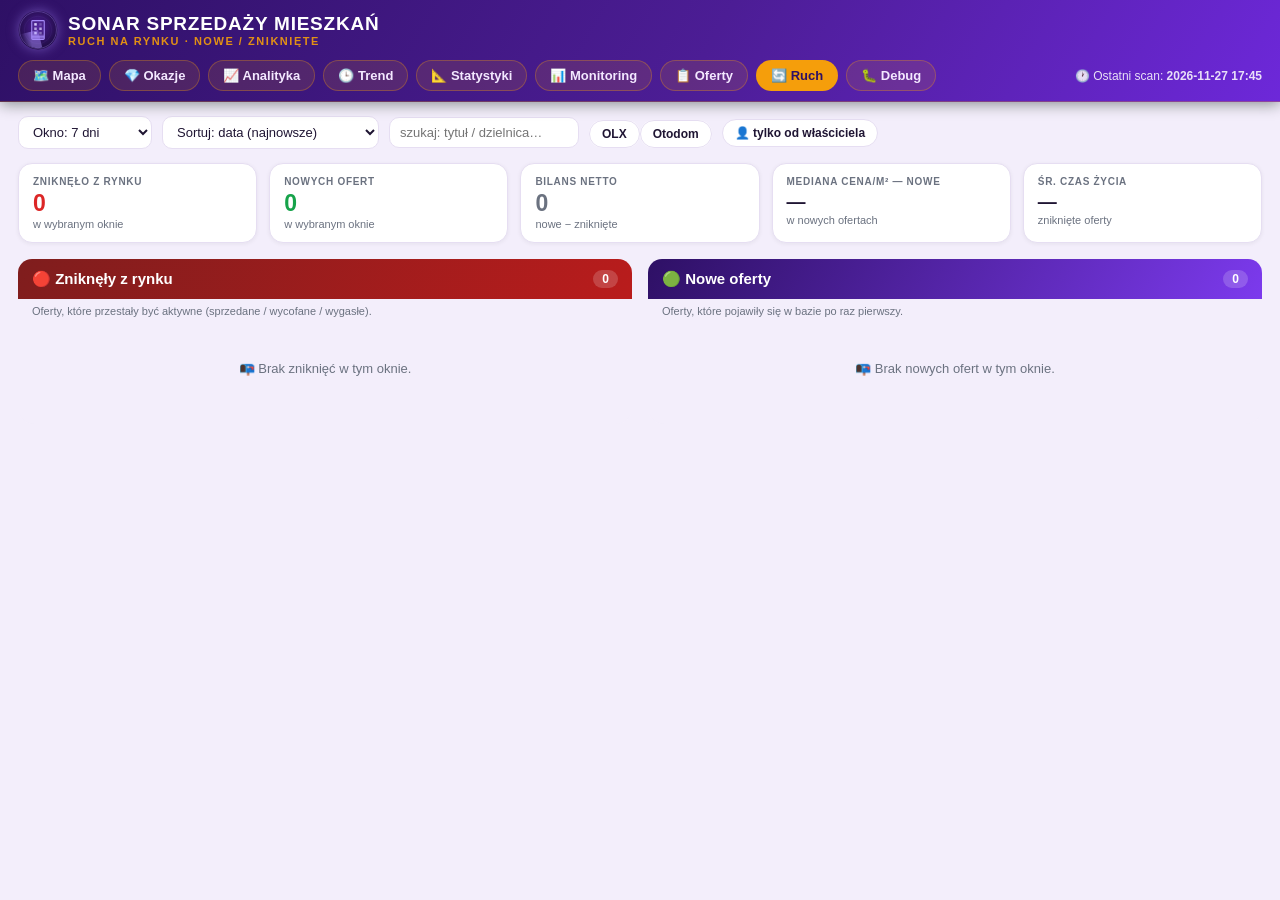
<file: docs/zmiany.html>
<!DOCTYPE html>
<html lang="pl">
<head>
<meta charset="UTF-8">
<meta name="viewport" content="width=device-width, initial-scale=1.0">
<title>SONAR SPRZEDAŻY MIESZKAŃ — Ruch na rynku (nowe / zniknięte)</title>
<link rel="icon" type="image/svg+xml" href="favicon.svg?v=7">
<link rel="stylesheet" href="assets/style.css?v=7">
<style>
.zm-wrap{padding:14px 18px;max-width:1340px;margin:0 auto;width:100%;flex:1;overflow:auto}
.zm-toolbar{display:flex;gap:10px;flex-wrap:wrap;align-items:center;margin-bottom:14px}
.zm-toolbar select,.zm-toolbar input[type=search]{font:inherit;font-size:13px;padding:7px 10px;border:1px solid var(--line);border-radius:10px;background:#fff;color:var(--ink)}
.zm-chip{cursor:pointer;border:1px solid var(--line);background:#fff;border-radius:999px;padding:6px 12px;font-size:12px;font-weight:600;user-select:none}
.zm-chip.on{background:var(--green-700);color:#fff;border-color:var(--green-700)}
.zm-kpis{display:grid;grid-template-columns:repeat(auto-fit,minmax(150px,1fr));gap:12px;margin-bottom:16px}
.zm-kpi{background:var(--card);border:1px solid var(--line);border-radius:14px;padding:12px 14px;box-shadow:0 1px 4px rgba(15,31,21,.06)}
.zm-kpi h3{font-size:10px;text-transform:uppercase;letter-spacing:.07em;color:var(--muted);margin-bottom:5px}
.zm-kpi .v{font-size:23px;font-weight:800;line-height:1}
.zm-kpi .s{font-size:11px;color:var(--muted);margin-top:3px}
.v-gone{color:#dc2626}.v-new{color:#16a34a}
.net-pos{color:#16a34a}.net-neg{color:#dc2626}.net-zero{color:var(--muted)}
.zm-cols{display:grid;grid-template-columns:1fr 1fr;gap:16px}
.zm-col{background:var(--bg);border-radius:16px;display:flex;flex-direction:column;min-width:0}
.zm-col-head{position:sticky;top:0;z-index:3;padding:11px 14px;border-radius:14px 14px 0 0;display:flex;align-items:center;gap:8px;font-weight:800;font-size:15px;color:#fff}
.zm-col.gone .zm-col-head{background:linear-gradient(120deg,#7f1d1d,#b91c1c)}
.zm-col.new  .zm-col-head{background:linear-gradient(120deg,var(--green-900),var(--green-600))}
.zm-col-head .cnt{margin-left:auto;font-size:12px;font-weight:700;background:rgba(255,255,255,.18);padding:2px 9px;border-radius:999px}
.zm-col-sub{font-size:11px;color:var(--muted);padding:6px 14px}
.zm-list{display:flex;flex-direction:column;gap:10px;padding:4px 6px 14px}
.zm-card{background:#fff;border:1px solid var(--line);border-radius:12px;box-shadow:0 1px 3px rgba(2,22,10,.06);display:flex;gap:10px;padding:10px;position:relative;overflow:hidden}
.zm-card:before{content:"";position:absolute;left:0;top:0;bottom:0;width:4px}
.zm-col.gone .zm-card:before{background:#dc2626}
.zm-col.new  .zm-card:before{background:#16a34a}
.zm-thumb{width:84px;height:84px;flex:0 0 auto;border-radius:9px;object-fit:cover;background:#eef3ee}
.zm-thumb.ph{display:flex;align-items:center;justify-content:center;font-size:26px;color:#b9c7b9}
.zm-body{flex:1;min-width:0;display:flex;flex-direction:column;gap:4px}
.zm-t{font-size:13px;font-weight:700;line-height:1.3;display:-webkit-box;-webkit-line-clamp:2;-webkit-box-orient:vertical;overflow:hidden}
.zm-t a{color:var(--ink);text-decoration:none}.zm-t a:hover{color:var(--green-700)}
.zm-badges{display:flex;gap:5px;flex-wrap:wrap;align-items:center}
.badge{font-size:10px;padding:1px 8px;border-radius:999px;font-weight:700;white-space:nowrap;display:inline-block}
.b-olx{background:#e0f2fe;color:#075985}.b-otodom{background:#ede9fe;color:#5b21b6}
.b-pierwotny{background:#fef3c7;color:#92400e}.b-wtorny{background:#ede9fe;color:#5b21b6}.b-nieokreslony{background:#f1f5f9;color:#475569}
.b-type{background:#f1f5f9;color:#475569}
.b-new{background:#dc2626;color:#fff}.b-priv{background:#0284c7;color:#fff}
.zm-price{font-size:15px;font-weight:800;color:var(--green-800)}
.zm-price .pm{font-size:11px;font-weight:600;color:var(--muted)}
.zm-meta{font-size:11px;color:var(--muted);line-height:1.5}
.trend-up{color:#dc2626;font-weight:700}.trend-down{color:#16a34a;font-weight:700}
.zm-foot{display:flex;align-items:center;gap:6px;flex-wrap:wrap;margin-top:2px}
.zm-when{font-size:11px;color:var(--muted);margin-right:auto}
.zm-when b{color:var(--ink)}
.zm-btn{display:inline-flex;align-items:center;gap:4px;font-size:11px;font-weight:700;text-decoration:none;border-radius:999px;padding:4px 10px;border:1px solid var(--line);background:#fff;color:var(--green-700);cursor:pointer}
.zm-btn:hover{border-color:var(--green-600)}
.zm-btn.pin{background:var(--green-600);color:#fff;border-color:var(--green-600)}
.zm-btn.pin.off{background:#f1f5f9;color:#94a3b8;border-color:var(--line);cursor:not-allowed}
.zm-btn.go{background:#0284c7;color:#fff;border-color:#0284c7}
.empty{padding:34px 14px;text-align:center;color:var(--muted);font-size:13px}
#zm-loading{padding:60px;text-align:center;color:var(--muted)}
@media(max-width:820px){.zm-cols{grid-template-columns:1fr}}
</style>
</head>
<body>
<div id="app">
  <header class="header">
    <h1><span class="sonar-logo"></span><span>SONAR SPRZEDAŻY MIESZKAŃ<span class="sub">ruch na rynku · nowe / zniknięte</span></span></h1>
    <nav class="header-nav">
      <a href="index.html">🗺️ Mapa</a>
      <a href="okazje.html">💎 Okazje</a>
      <a href="analytics.html">📈 Analityka</a>
      <a href="trend.html">🕒 Trend</a>
      <a href="statystyki.html">📐 Statystyki</a>
      <a href="monitoring.html">📊 Monitoring</a>
      <a href="oferty.html">📋 Oferty</a>
      <a href="zmiany.html" class="active">🔄 Ruch</a>
      <a href="debug.html">🐛 Debug</a>
    </nav>
    <div class="header-meta">🕐 Ostatni scan: <strong id="last-scan">—</strong></div>
  </header>

  <div class="zm-wrap">
    <div class="zm-toolbar">
      <select id="window" onchange="render()">
        <option value="1">Okno: dzisiaj</option>
        <option value="3">Okno: 3 dni</option>
        <option value="7" selected>Okno: 7 dni</option>
        <option value="14">Okno: 14 dni</option>
        <option value="30">Okno: 30 dni</option>
        <option value="90">Okno: 90 dni</option>
        <option value="all">Okno: cały czas</option>
      </select>
      <select id="sort" onchange="render()">
        <option value="date">Sortuj: data (najnowsze)</option>
        <option value="price_desc">Sortuj: cena ↓</option>
        <option value="price_asc">Sortuj: cena ↑</option>
        <option value="ppm_asc">Sortuj: cena/m² ↑</option>
        <option value="ppm_desc">Sortuj: cena/m² ↓</option>
        <option value="area_desc">Sortuj: powierzchnia ↓</option>
        <option value="life_desc">Sortuj: czas życia ↓ (zniknięte)</option>
      </select>
      <input type="search" id="search" placeholder="szukaj: tytuł / dzielnica…" oninput="render()">
      <span id="src-chips"></span>
      <span class="zm-chip" id="only-priv" onclick="this.classList.toggle('on');render()">👤 tylko od właściciela</span>
    </div>

    <div id="zm-loading">⏳ Ładowanie ofert…</div>

    <div id="zm-content" style="display:none">
      <div class="zm-kpis">
        <div class="zm-kpi"><h3>Zniknęło z rynku</h3><div class="v v-gone" id="k-gone">—</div><div class="s">w wybranym oknie</div></div>
        <div class="zm-kpi"><h3>Nowych ofert</h3><div class="v v-new" id="k-new">—</div><div class="s">w wybranym oknie</div></div>
        <div class="zm-kpi"><h3>Bilans netto</h3><div class="v" id="k-net">—</div><div class="s">nowe − zniknięte</div></div>
        <div class="zm-kpi"><h3>Mediana cena/m² — nowe</h3><div class="v" id="k-ppm-new" style="font-size:19px">—</div><div class="s">w nowych ofertach</div></div>
        <div class="zm-kpi"><h3>Śr. czas życia</h3><div class="v" id="k-life" style="font-size:19px">—</div><div class="s">zniknięte oferty</div></div>
      </div>

      <div class="zm-cols">
        <section class="zm-col gone">
          <div class="zm-col-head">🔴 Zniknęły z rynku <span class="cnt" id="cnt-gone">0</span></div>
          <div class="zm-col-sub" id="sub-gone">Oferty, które przestały być aktywne (sprzedane / wycofane / wygasłe).</div>
          <div class="zm-list" id="list-gone"></div>
        </section>
        <section class="zm-col new">
          <div class="zm-col-head">🟢 Nowe oferty <span class="cnt" id="cnt-new">0</span></div>
          <div class="zm-col-sub" id="sub-new">Oferty, które pojawiły się w bazie po raz pierwszy.</div>
          <div class="zm-list" id="list-new"></div>
        </section>
      </div>
    </div>
  </div>
</div>

<script src="assets/logo.js"></script>
<script>
const SRC={olx:['OLX','b-olx'],otodom:['Otodom','b-otodom']};
const MARKET_LABELS={pierwotny:'pierwotny',wtorny:'wtórny',nieokreslony:'nieokreśl.'};
let OFFERS=[], SRCFILTER=new Set();

const PLN=n=>n==null?'—':Math.round(n).toLocaleString('pl-PL')+' zł';
const PERM2=n=>n==null?'—':Math.round(n).toLocaleString('pl-PL')+' zł/m²';
const AREA=n=>n==null?'—':n.toLocaleString('pl-PL')+' m²';
function esc(s){return String(s==null?'':s).replace(/[&<>"]/g,m=>({'&':'&amp;','<':'&lt;','>':'&gt;','"':'&quot;'}[m]));}
function srcInfo(o){return SRC[o.source]||[o.source||'?','b-type'];}
function srcBadge(o){const[l,c]=srcInfo(o);return `<span class="badge ${c}">${esc(l)}</span>`;}
function marketBadge(o){const m=o.market||'nieokreslony';return `<span class="badge b-${m}">${MARKET_LABELS[m]||m}</span>`;}

const DAY=86400000;
function ageDays(iso){if(!iso)return null;return Math.floor((Date.now()-new Date(iso).getTime())/DAY);}
function relDate(iso){const d=ageDays(iso);if(d==null)return '—';
  if(d<=0)return 'dzisiaj';if(d===1)return 'wczoraj';return d+' dni temu';}
function median(arr){if(!arr.length)return null;const s=[...arr].sort((a,b)=>a-b);const m=s.length>>1;
  return s.length%2?s[m]:(s[m-1]+s[m])/2;}

function trendTxt(o){
  if(!o.previous_price||!o.price_trend||o.price_trend==='flat')return '';
  const down=o.price_trend==='down';
  return ` <span class="trend-${down?'down':'up'}">${down?'▼':'▲'} było ${PLN(o.previous_price)}</span>`;
}

function card(o,kind){
  const img=o.image?`<img class="zm-thumb" src="${esc(o.image)}" loading="lazy" alt="">`
                    :`<div class="zm-thumb ph">🏠</div>`;
  const where=[o.street,o.district].filter(Boolean).join(', ');
  const newBadge=kind==='new'?'<span class="badge b-new">NOWA</span>':'';
  const privBadge=o.is_private_owner?'<span class="badge b-priv">właściciel</span>':'';
  const rooms=o.rooms!=null?` · 🚪 ${o.rooms} pok.`:'';
  const when=kind==='new'
    ? `🆕 dodano <b>${relDate(o.first_seen)}</b>`
    : `⏸ zniknęła <b>${relDate(o.last_seen)}</b>${o.days_active!=null?` · była <b>${o.days_active} dni</b>`:''}`;
  const hasGps=!!o.coords;
  const pin=hasGps
    ? `<a class="zm-btn pin" href="index.html#offer=${encodeURIComponent(o.id)}" title="Pokaż na mapie">📍 Mapa</a>`
    : `<span class="zm-btn pin off" title="Brak współrzędnych GPS">📍 bez GPS</span>`;
  const also=o.also_at?`<a class="zm-btn go" href="${esc(o.also_at)}" target="_blank" rel="noopener">↗ druga oferta</a>`:'';
  return `<article class="zm-card">
    ${img}
    <div class="zm-body">
      <div class="zm-t"><a href="${esc(o.url)}" target="_blank" rel="noopener">${esc(o.title||'(bez tytułu)')}</a></div>
      <div class="zm-badges">${srcBadge(o)}${marketBadge(o)}${newBadge}${privBadge}</div>
      <div class="zm-price">${PLN(o.price)} <span class="pm">· ${PERM2(o.price_per_m2)}</span>${trendTxt(o)}</div>
      <div class="zm-meta">📐 ${AREA(o.area_m2)}${rooms}${where?` · 📍 ${esc(where)}`:''}</div>
      <div class="zm-foot">
        <span class="zm-when">${when}</span>
        ${pin}
        <a class="zm-btn" href="${esc(o.url)}" target="_blank" rel="noopener">Ogłoszenie ↗</a>
        ${also}
      </div>
    </div>
  </article>`;
}

function passesCommon(o){
  if(SRCFILTER.size){if(!SRCFILTER.has(o.source))return false;}
  if(document.getElementById('only-priv').classList.contains('on')&&!o.is_private_owner)return false;
  const q=document.getElementById('search').value.trim().toLowerCase();
  if(q){const hay=((o.title||'')+' '+(o.district||'')+' '+(o.street||'')).toLowerCase();
    if(!hay.includes(q))return false;}
  return true;
}
function inWindow(iso,win){if(win==='all')return true;if(!iso)return false;
  return (Date.now()-new Date(iso).getTime())<=parseInt(win,10)*DAY;}

function sortFn(key){
  switch(key){
    case 'price_desc':return (a,b)=>(b.price||0)-(a.price||0);
    case 'price_asc': return (a,b)=>(a.price||0)-(b.price||0);
    case 'ppm_asc':   return (a,b)=>(a.price_per_m2||1e12)-(b.price_per_m2||1e12);
    case 'ppm_desc':  return (a,b)=>(b.price_per_m2||0)-(a.price_per_m2||0);
    case 'area_desc': return (a,b)=>(b.area_m2||0)-(a.area_m2||0);
    case 'life_desc': return (a,b)=>(b.days_active||0)-(a.days_active||0);
    default:          return null;
  }
}

function render(){
  const win=document.getElementById('window').value;
  const sortKey=document.getElementById('sort').value;
  const base=OFFERS.filter(passesCommon);

  let gone=base.filter(o=>!o.active&&inWindow(o.last_seen,win));
  let neu =base.filter(o=> o.active&&inWindow(o.first_seen,win));

  const sf=sortFn(sortKey);
  if(sf){gone.sort(sf);neu.sort(sf);}
  else{
    gone.sort((a,b)=>new Date(b.last_seen||0)-new Date(a.last_seen||0));
    neu.sort((a,b)=>new Date(b.first_seen||0)-new Date(a.first_seen||0));
  }

  document.getElementById('list-gone').innerHTML=gone.length
    ? gone.map(o=>card(o,'gone')).join('')
    : '<div class="empty">📭 Brak zniknięć w tym oknie.</div>';
  document.getElementById('list-new').innerHTML=neu.length
    ? neu.map(o=>card(o,'new')).join('')
    : '<div class="empty">📭 Brak nowych ofert w tym oknie.</div>';

  document.getElementById('cnt-gone').textContent=gone.length;
  document.getElementById('cnt-new').textContent=neu.length;

  document.getElementById('k-gone').textContent=gone.length;
  document.getElementById('k-new').textContent=neu.length;
  const net=neu.length-gone.length;
  const ke=document.getElementById('k-net');
  ke.textContent=(net>0?'+':'')+net;
  ke.className='v '+(net>0?'net-pos':net<0?'net-neg':'net-zero');
  const ppmNew=median(neu.map(o=>o.price_per_m2).filter(v=>v!=null));
  document.getElementById('k-ppm-new').textContent=ppmNew?PERM2(ppmNew):'—';
  const lifeArr=gone.map(o=>o.days_active).filter(v=>v!=null);
  const lifeAvg=lifeArr.length?Math.round(lifeArr.reduce((a,b)=>a+b,0)/lifeArr.length):null;
  document.getElementById('k-life').textContent=lifeAvg!=null?lifeAvg+' dni':'—';
}

function buildToolbar(){
  const chips=[['olx','OLX'],['otodom','Otodom']];
  document.getElementById('src-chips').innerHTML=chips.map(([k,l])=>
    `<span class="zm-chip" data-src="${k}" onclick="toggleSrc('${k}',this)">${l}</span>`).join('');
}
function toggleSrc(k,el){SRCFILTER.has(k)?SRCFILTER.delete(k):SRCFILTER.add(k);el.classList.toggle('on');render();}

async function load(){
  buildToolbar();
  try{
    const res=await fetch('data.json?v='+Date.now());
    if(!res.ok)throw new Error('HTTP '+res.status);
    const data=await res.json();
    document.getElementById('last-scan').textContent=(data.last_scan||data.generated_at||'—').slice(0,16).replace('T',' ');
    OFFERS=data.offers||[];
    document.getElementById('zm-loading').style.display='none';
    document.getElementById('zm-content').style.display='block';
    render();
  }catch(e){
    document.getElementById('zm-loading').innerHTML='❌ Błąd ładowania data.json: '+e.message;
  }
}
load();
</script>
</body>
</html>
</file>
<file: docs/assets/style.css>
:root {
    /* Paleta SONARA SPRZEDAŻY MIESZKAŃ — śliwkowo-bursztynowa (celowo inna niż zielona
       w SONARZE DZIAŁKOWYM). Nazwy zmiennych pozostały historyczne dla zwięzłości,
       ale --green-* to teraz odcienie fioletu, a --lime to bursztyn. */
    --ink: #1f1533;
    --bg: #f3eefb;
    --card: #ffffff;
    --line: #e6def2;
    --green-900: #2e1065;
    --green-800: #4c1d95;
    --green-700: #6d28d9;
    --green-600: #7c3aed;
    --lime: #f59e0b;
    --lime-soft: #fef3c7;
    --muted: #6b7280;
}

* { margin: 0; padding: 0; box-sizing: border-box; }

body {
    font-family: 'Segoe UI', -apple-system, BlinkMacSystemFont, Roboto, sans-serif;
    background: var(--bg);
    color: var(--ink);
}

#app { display: flex; flex-direction: column; height: 100vh; }

/* ===== Header ===== */
.header {
    background: linear-gradient(120deg, var(--green-900) 0%, var(--green-800) 55%, #6d28d9 100%);
    color: white;
    padding: 10px 18px;
    display: flex;
    align-items: center;
    justify-content: space-between;
    flex-wrap: wrap;
    gap: 10px;
    box-shadow: 0 2px 14px rgba(2, 22, 10, 0.45);
    z-index: 1001;
    border-bottom: 1px solid rgba(245, 158, 11, 0.25);
}
.header h1 {
    font-size: 19px;
    font-weight: 800;
    letter-spacing: 0.04em;
    display: flex;
    align-items: center;
    gap: 10px;
}
.header h1 .sub {
    font-size: 11px;
    font-weight: 600;
    color: var(--lime);
    letter-spacing: 0.14em;
    display: block;
    text-transform: uppercase;
    opacity: 0.9;
}
.sonar-logo { display: inline-flex; filter: drop-shadow(0 0 6px rgba(167,139,250,0.5)); }

.header-nav { display: flex; gap: 8px; flex-wrap: wrap; align-items: center; }
.header-nav a {
    color: #f3e8ff;
    text-decoration: none;
    background: rgba(245, 158, 11, 0.12);
    border: 1px solid rgba(245, 158, 11, 0.3);
    padding: 7px 14px;
    border-radius: 999px;
    font-weight: 600;
    font-size: 13px;
    transition: background 0.2s, transform 0.15s;
}
.header-nav a:hover { background: rgba(245, 158, 11, 0.28); transform: translateY(-1px); }
.header-nav a.active { background: var(--lime); color: var(--green-900); }
.header-meta { font-size: 12px; opacity: 0.85; }

/* ===== Layout ===== */
.main-container { display: flex; flex: 1; overflow: hidden; }
#map { flex: 1; z-index: 1; }

.sidebar {
    width: 308px;
    background: var(--bg);
    overflow-y: auto;
    border-left: 1px solid var(--line);
    display: flex;
    flex-direction: column;
    gap: 10px;
    padding: 10px;
}

.sidebar-stats {
    background: linear-gradient(135deg, var(--green-900), var(--green-700));
    color: #f3e8ff;
    border-radius: 14px;
    padding: 12px 14px;
    box-shadow: 0 4px 12px rgba(2, 22, 10, 0.25);
}
.stat-item { display: flex; justify-content: space-between; font-size: 13px; padding: 3px 0; }
.stat-label { opacity: 0.8; }
.stat-value { font-weight: 800; color: var(--lime); }

/* CTA do podstrony „Trend w czasie" (FIX 2026-08-03) */
.sidebar-cta {
    display: flex;
    align-items: center;
    justify-content: center;
    gap: 8px;
    padding: 12px 14px;
    border-radius: 14px;
    background: linear-gradient(135deg, var(--lime), #d97706);
    color: #3b1d00;
    font-weight: 800;
    font-size: 14px;
    text-decoration: none;
    box-shadow: 0 4px 12px rgba(245, 158, 11, 0.35);
    transition: transform 0.15s ease, box-shadow 0.15s ease;
}
.sidebar-cta:hover {
    transform: translateY(-1px);
    box-shadow: 0 6px 16px rgba(245, 158, 11, 0.45);
}
.sidebar-cta .cta-arrow { font-weight: 800; }

.filters-container { display: flex; flex-direction: column; gap: 10px; }
.filter-group {
    background: var(--card);
    border: 1px solid var(--line);
    border-radius: 14px;
    padding: 12px 14px;
    box-shadow: 0 1px 4px rgba(15, 31, 21, 0.06);
}
.filter-group h3 {
    font-size: 12px;
    text-transform: uppercase;
    letter-spacing: 0.08em;
    color: var(--green-700);
    margin-bottom: 8px;
}
.filter-group label { display: block; font-size: 13px; padding: 3px 0; cursor: pointer; }
.filter-group input[type="number"] {
    width: 108px; padding: 4px 8px;
    border: 1px solid var(--line); border-radius: 8px;
}
.filter-group select {
    width: 100%; padding: 6px 8px;
    border: 1px solid var(--line); border-radius: 8px;
    background: white; font-size: 13px;
}
.count { color: #94a3b8; font-size: 12px; }

.src-badge { display: inline-block; padding: 1px 9px; border-radius: 999px; font-size: 11px; font-weight: 700; color: white; }
.src-olx { background: #0284c7; }
.src-otodom { background: #65a30d; }

/* miniatury kształtów pinezek w warstwach */
.shape-pin, .shape-square {
    display: inline-block; width: 13px; height: 13px; margin-right: 4px; vertical-align: -2px;
}
.shape-pin { background: var(--green-600); border-radius: 50% 50% 50% 0; transform: rotate(-45deg); border: 1.5px solid white; box-shadow: 0 0 0 1px #cbd5e1; }
.shape-square { background: var(--green-600); border: 1.5px dashed white; box-shadow: 0 0 0 1px #cbd5e1; }
.shape-inactive { background: #9ca3af; }

.legend-row { display: flex; align-items: center; gap: 8px; font-size: 12px; padding: 2px 0; }
.legend-dot { width: 14px; height: 14px; border-radius: 50%; flex-shrink: 0; border: 1px solid rgba(0,0,0,0.25); }
.legend-note { font-size: 11px; color: var(--muted); margin-top: 8px; line-height: 1.55; }
.type-swatch { display: inline-block; width: 22px; height: 11px; border-radius: 3px; vertical-align: -1px; border: 1px solid rgba(0,0,0,0.15); }

/* ===== Popup ===== */
.leaflet-popup-content-wrapper { border-radius: 14px; }
.leaflet-popup-content { margin: 12px 14px; min-width: 250px; }
.popup-title { font-weight: 700; font-size: 14px; margin-bottom: 6px; line-height: 1.3; }
.popup-price { font-size: 17px; font-weight: 800; color: var(--green-700); }
.popup-meta { font-size: 12px; color: #4b5563; margin: 6px 0; line-height: 1.6; }
.popup-desc { font-size: 12px; color: var(--muted); max-height: 110px; overflow-y: auto; margin: 6px 0; border-top: 1px solid #e5e7eb; padding-top: 6px; white-space: pre-line; }
.popup-img { width: 100%; max-height: 130px; object-fit: cover; border-radius: 10px; margin-bottom: 6px; }
.popup-links a {
    display: inline-block; margin-right: 8px; margin-top: 4px; padding: 6px 14px;
    background: var(--green-600); color: white; border-radius: 999px;
    text-decoration: none; font-size: 12px; font-weight: 700;
}
.popup-links a.secondary { background: #0284c7; }
.trend-down { color: #16a34a; font-weight: 700; }
.trend-up { color: #dc2626; font-weight: 700; }
.badge-new { display: inline-block; background: #dc2626; color: white; border-radius: 999px; padding: 0 7px; font-size: 10px; font-weight: 700; vertical-align: middle; }
.badge-reactivated { display: inline-block; background: #db2777; color: white; border-radius: 999px; padding: 0 7px; font-size: 10px; font-weight: 700; vertical-align: middle; }
.badge-market { display: inline-block; border-radius: 999px; padding: 0 8px; font-size: 10px; font-weight: 700; vertical-align: middle; }
.market-pierwotny { background: #fef3c7; color: #92400e; }
.market-wtorny { background: #ede9fe; color: #5b21b6; }
.market-nieokreslony { background: #f1f5f9; color: #475569; }

/* markery divIcon nie mogą mieć tła Leafleta */
.pin-marker, .square-marker { background: transparent; border: none; }

/* ===== Popup pinezki-stosu (wiele ofert pod jednym adresem) ===== */
.stack-head { font-weight: 800; font-size: 14px; margin-bottom: 4px; }
.stack-where { font-size: 12px; color: #4b5563; margin-bottom: 6px; }
.stack-list { max-height: 260px; overflow-y: auto; margin: 0 -4px; }
/* FIX 2026-09-10: wiersz = przycisk (otwiera pełną kartę) + link „↗" na portal */
.stack-row {
    display: flex; align-items: stretch; gap: 4px;
    border-radius: 8px; border-top: 1px solid #eef1f4;
}
.stack-row:first-child { border-top: none; }
.stack-row:hover { background: #f1f5f9; }
.stack-row-btn {
    flex: 1 1 auto; min-width: 0; text-align: left; cursor: pointer;
    background: none; border: none; padding: 6px 8px; border-radius: 8px; color: inherit; font: inherit;
}
.stack-row-ext {
    flex: 0 0 auto; display: flex; align-items: center; padding: 0 8px;
    text-decoration: none; color: var(--green-700); font-weight: 800; border-radius: 8px;
}
.stack-row-ext:hover { background: #e2e8f0; }
.stack-row-btn:focus-visible, .stack-row-ext:focus-visible,
.stack-back:focus-visible, .stack-nav button:focus-visible {
    outline: 2px solid #eab308; outline-offset: -2px;
}
.stack-row-top { font-size: 14px; font-weight: 800; color: var(--green-700); }
.stack-row-meta { font-size: 11px; color: #4b5563; margin: 1px 0; }
.stack-row-title { font-size: 12px; color: #1f2937; line-height: 1.25;
    display: -webkit-box; -webkit-line-clamp: 2; -webkit-box-orient: vertical; overflow: hidden; }
.stack-inactive { color: #dc2626; font-weight: 700; font-size: 10px; }
/* Nagłówek widoku szczegółów w stosie (powrót do listy + „i / N" + strzałki) */
.stack-detail-head {
    display: flex; align-items: center; justify-content: space-between; gap: 8px;
    margin-bottom: 6px; padding-bottom: 6px; border-bottom: 1px solid #eef1f4;
}
.stack-back {
    background: none; border: none; cursor: pointer; padding: 2px 4px;
    font: inherit; font-weight: 700; color: var(--green-700); border-radius: 6px;
}
.stack-back:hover { background: #f1f5f9; }
.stack-nav { display: flex; align-items: center; gap: 4px; font-size: 12px; color: #4b5563; }
.stack-nav button {
    background: none; border: 1px solid #e2e8f0; cursor: pointer;
    width: 22px; height: 22px; border-radius: 6px; font-size: 14px; line-height: 1; color: #1f2937;
}
.stack-nav button:hover { background: #f1f5f9; }
.stack-nav-count { min-width: 34px; text-align: center; }

/* ===== Oferty bez GPS ===== */
#unlocalised-bar { text-align: center; padding: 8px; background: #fef9c3; border-top: 1px solid #fde047; cursor: pointer; font-size: 13px; color: #854d0e; }
#unlocalised-section { padding: 12px 20px; background: #fefce8; border-top: 2px solid #eab308; max-height: 320px; overflow-y: auto; }
#unlocalised-grid { display: grid; grid-template-columns: repeat(auto-fill, minmax(280px, 1fr)); gap: 10px; }
.unloc-card { background: white; border: 1px solid #fde047; border-radius: 10px; padding: 10px; font-size: 12px; }
.unloc-card a { color: var(--green-700); font-weight: 700; text-decoration: none; }

@media (max-width: 800px) {
    .main-container { flex-direction: column; }
    .sidebar { width: 100%; max-height: 45vh; border-left: none; border-top: 1px solid var(--line); order: 2; }
    #map { min-height: 55vh; }
    .header h1 { font-size: 16px; }
}

/* ===== Podstrony (monitoring / analityka) ===== */
.page-body { background: var(--bg); min-height: 100vh; display: block; }
.page-content { max-width: 1180px; margin: 0 auto; padding: 18px; }
.cards-row { display: grid; grid-template-columns: repeat(auto-fit, minmax(190px, 1fr)); gap: 12px; margin-bottom: 18px; }
.kpi-card {
    background: linear-gradient(135deg, var(--green-900), var(--green-700));
    color: #f3e8ff; border-radius: 14px; padding: 14px 16px;
    box-shadow: 0 4px 12px rgba(2, 22, 10, 0.22);
}
.kpi-card h3 { font-size: 11px; text-transform: uppercase; letter-spacing: 0.08em; opacity: 0.75; margin-bottom: 6px; }
.kpi-card .kpi-value { font-size: 24px; font-weight: 800; color: var(--lime); }
.kpi-card .kpi-sub { font-size: 11px; opacity: 0.7; margin-top: 2px; }
.chart-card {
    background: var(--card); border: 1px solid var(--line); border-radius: 14px;
    padding: 16px; margin-bottom: 16px; box-shadow: 0 1px 4px rgba(15, 31, 21, 0.06);
}
.chart-card h2 { font-size: 15px; color: var(--green-700); margin-bottom: 10px; }
.chart-wrap { position: relative; height: 280px; }
table.scan-table { width: 100%; border-collapse: collapse; font-size: 12px; }
table.scan-table th, table.scan-table td { padding: 6px 8px; text-align: left; border-bottom: 1px solid var(--line); }
table.scan-table th { color: var(--green-700); text-transform: uppercase; font-size: 10px; letter-spacing: 0.06em; }
table.scan-table tr:hover td { background: var(--lime-soft); }
</file>
